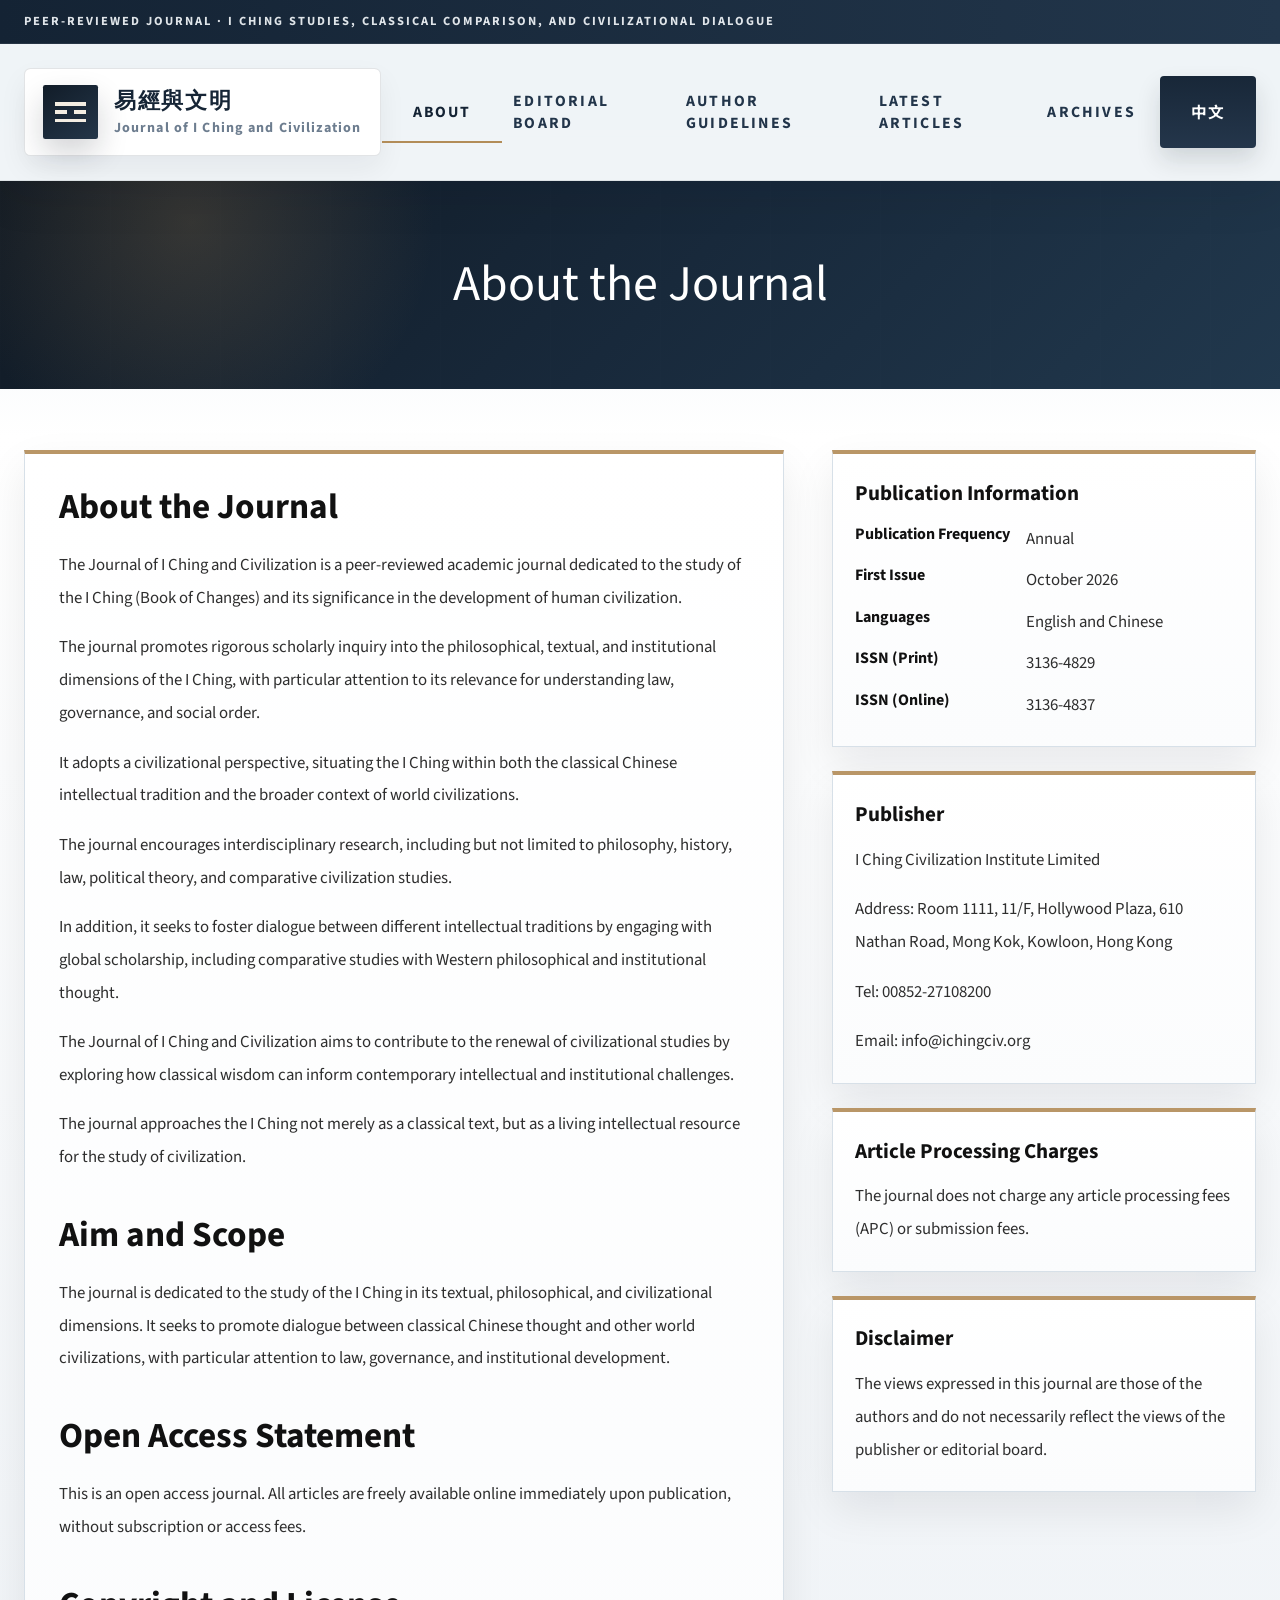
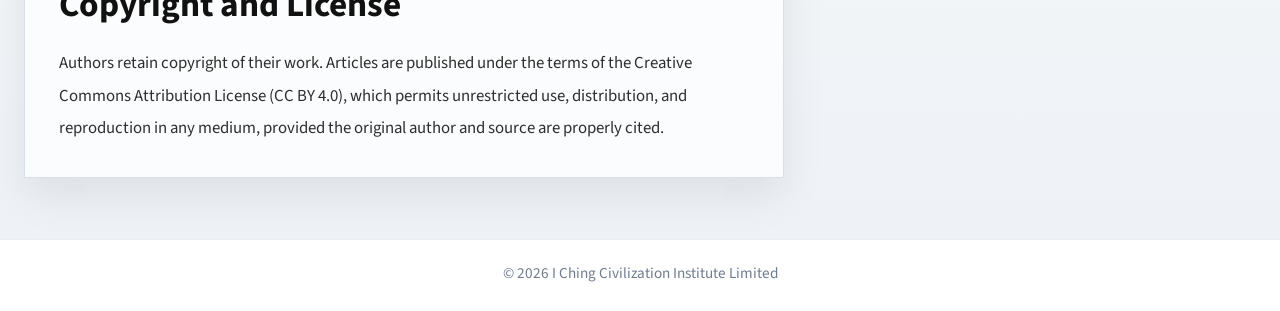
<file: index.html>
<!DOCTYPE html>
<html lang="en" translate="no">
  <head>
    <meta charset="UTF-8" />
    <meta name="viewport" content="width=device-width, initial-scale=1.0" />
    <title>About the Journal | Journal of I Ching and Civilization</title>
    <meta
      name="description"
      content="《易经与文明》期刊首页，介绍本刊宗旨、研究范围、出版信息与开放获取政策。"
    />
    <link rel="preconnect" href="https://fonts.googleapis.com" />
    <link rel="preconnect" href="https://fonts.gstatic.com" crossorigin />
    <script>
      const initialLang = new URLSearchParams(window.location.search).get("lang");
      document.documentElement.dataset.preferredLang =
        initialLang === "zh" ? "zh" : "en";
      document.documentElement.lang = initialLang === "zh" ? "zh-CN" : "en";
    </script>
    <link
      href="https://fonts.googleapis.com/css2?family=Cormorant+Garamond:wght@500;600;700&family=Noto+Sans+SC:wght@400;500;700&family=Noto+Serif+SC:wght@500;600;700&family=Source+Sans+3:wght@400;500;600;700&display=swap"
      rel="stylesheet"
    />
    <link rel="stylesheet" href="site.css?v=20261104-2" />
  </head>
  <body
    data-title-zh="期刊简介 | 易经与文明"
    data-title-en="About the Journal | Journal of I Ching and Civilization"
  >
    <header class="site-header">
      <div class="topline">
        <div class="container">
          <span class="lang-zh">同行評審學術期刊 · 易学研究、經典互證與文明比較</span>
          <span class="lang-en">Peer-reviewed journal · I Ching studies, classical comparison, and civilizational dialogue</span>
        </div>
      </div>
      <div class="container nav-wrap">
        <a class="brand" href="index.html" aria-label="Journal Home">
          <span class="brand-mark" aria-hidden="true">
            <span></span>
            <span class="broken"></span>
            <span></span>
          </span>
          <span class="brand-copy">
            <span class="brand-title-fixed">易經與文明</span>
            <span class="brand-subtitle">Journal of I Ching and Civilization</span>
          </span>
        </a>

        <div class="nav-panel" id="nav-panel">
          <nav class="nav-links" aria-label="Journal Navigation">
            <a class="is-current" href="index.html">
              <span class="lang-zh">期刊简介</span>
              <span class="lang-en">About</span>
            </a>
            <a href="editorial-board.html">
              <span class="lang-zh">编辑委员会</span>
              <span class="lang-en">Editorial Board</span>
            </a>
            <a href="author-guidelines.html">
              <span class="lang-zh">作者指南</span>
              <span class="lang-en">Author Guidelines</span>
            </a>
            <a href="latest-articles.html">
              <span class="lang-zh">最新文章</span>
              <span class="lang-en">Latest Articles</span>
            </a>
            <a href="archives.html">
              <span class="lang-zh">过刊浏览</span>
              <span class="lang-en">Archives</span>
            </a>
          </nav>
          <div class="header-actions">
            <button class="lang-switch" id="lang-switch" type="button">中文</button>
          </div>
        </div>
      </div>
    </header>

    <main class="page-main">
      <section class="journal-hero">
        <div class="container journal-hero-inner">
          <h1 class="journal-hero-title">
            <span class="lang-zh">期刊简介</span>
            <span class="lang-en">About the Journal</span>
          </h1>
        </div>
      </section>

      <section class="journal-section">
        <div class="container simple-layout">
          <article class="journal-article">
            <h2>
              <span class="lang-zh">期刊简介</span>
              <span class="lang-en">About the Journal</span>
            </h2>
            <p>
              <span class="lang-zh">《易经与文明》是一份同行评议学术期刊，致力于研究《周易》及其在文明发展中的思想意义。</span>
              <span class="lang-en">The Journal of I Ching and Civilization is a peer-reviewed academic journal dedicated to the study of the I Ching (Book of Changes) and its significance in the development of human civilization.</span>
            </p>
            <p>
              <span class="lang-zh">本刊关注《周易》的哲学、文本与制度维度，尤其重视其在法律、治理与社会秩序中的理论价值。</span>
              <span class="lang-en">The journal promotes rigorous scholarly inquiry into the philosophical, textual, and institutional dimensions of the I Ching, with particular attention to its relevance for understanding law, governance, and social order.</span>
            </p>
            <p>
              <span class="lang-zh">期刊以“文明研究”为方法，将《周易》置于中国传统思想体系与世界文明视野之中加以考察。</span>
              <span class="lang-en">It adopts a civilizational perspective, situating the I Ching within both the classical Chinese intellectual tradition and the broader context of world civilizations.</span>
            </p>
            <p>
              <span class="lang-zh">本刊鼓励跨学科研究，包括哲学、历史、法学、政治理论及文明比较研究等领域。</span>
              <span class="lang-en">The journal encourages interdisciplinary research, including but not limited to philosophy, history, law, political theory, and comparative civilization studies.</span>
            </p>
            <p>
              <span class="lang-zh">同时，期刊重视与国际学界的对话，推动《周易》与西方思想传统之间的比较研究与理论交流。</span>
              <span class="lang-en">In addition, it seeks to foster dialogue between different intellectual traditions by engaging with global scholarship, including comparative studies with Western philosophical and institutional thought.</span>
            </p>
            <p>
              <span class="lang-zh">本刊旨在通过对经典思想的深入研究，推动文明研究的深化，并探索其对当代制度与思想问题的启示。</span>
              <span class="lang-en">The Journal of I Ching and Civilization aims to contribute to the renewal of civilizational studies by exploring how classical wisdom can inform contemporary intellectual and institutional challenges.</span>
            </p>
            <p>
              <span class="lang-zh">本刊将《周易》不仅视为一部经典文本，也视为理解文明问题的活的思想资源。</span>
              <span class="lang-en">The journal approaches the I Ching not merely as a classical text, but as a living intellectual resource for the study of civilization.</span>
            </p>

            <h2>
              <span class="lang-zh">办刊宗旨与范围</span>
              <span class="lang-en">Aim and Scope</span>
            </h2>
            <p>
              <span class="lang-zh">本刊致力于从文本、哲学与文明维度研究《周易》，推动中国古典思想与其他世界文明之间的学术对话，特别关注法律、治理与制度发展问题。</span>
              <span class="lang-en">The journal is dedicated to the study of the I Ching in its textual, philosophical, and civilizational dimensions. It seeks to promote dialogue between classical Chinese thought and other world civilizations, with particular attention to law, governance, and institutional development.</span>
            </p>

            <h2>
              <span class="lang-zh">开放获取声明</span>
              <span class="lang-en">Open Access Statement</span>
            </h2>
            <p>
              <span class="lang-zh">本刊为开放获取期刊。所有文章一经发表即在网络上免费公开，读者无需订阅或支付任何费用即可获取全文。</span>
              <span class="lang-en">This is an open access journal. All articles are freely available online immediately upon publication, without subscription or access fees.</span>
            </p>

            <h2>
              <span class="lang-zh">版权与许可</span>
              <span class="lang-en">Copyright and License</span>
            </h2>
            <p>
              <span class="lang-zh">作者保留其作品的版权。文章按照“知识共享署名许可协议（CC BY 4.0）”发布，允许在注明作者及来源的前提下，对作品进行自由使用、传播与再创作。</span>
              <span class="lang-en">Authors retain copyright of their work. Articles are published under the terms of the Creative Commons Attribution License (CC BY 4.0), which permits unrestricted use, distribution, and reproduction in any medium, provided the original author and source are properly cited.</span>
            </p>
          </article>

          <aside class="journal-sidebar">
            <section class="journal-panel">
              <h3>
                <span class="lang-zh">出版信息</span>
                <span class="lang-en">Publication Information</span>
              </h3>
              <dl class="journal-meta-list">
                <dt><span class="lang-zh">出版频率</span><span class="lang-en">Publication Frequency</span></dt>
                <dd><span class="lang-zh">年刊</span><span class="lang-en">Annual</span></dd>
                <dt><span class="lang-zh">创刊时间</span><span class="lang-en">First Issue</span></dt>
                <dd><span class="lang-zh">2026年10月</span><span class="lang-en">October 2026</span></dd>
                <dt><span class="lang-zh">语言</span><span class="lang-en">Languages</span></dt>
                <dd><span class="lang-zh">英文与中文</span><span class="lang-en">English and Chinese</span></dd>
                <dt><span class="lang-zh">国际标准连续出版物号（印刷版）</span><span class="lang-en">ISSN (Print)</span></dt>
                <dd>3136-4829</dd>
                <dt><span class="lang-zh">国际标准连续出版物号（网络版）</span><span class="lang-en">ISSN (Online)</span></dt>
                <dd>3136-4837</dd>
              </dl>
            </section>

            <section class="journal-panel">
              <h3>
                <span class="lang-zh">出版者</span>
                <span class="lang-en">Publisher</span>
              </h3>
              <p>
                <span class="lang-zh">易经文明研究院</span>
                <span class="lang-en">I Ching Civilization Institute Limited</span>
              </p>
              <p>
                <span class="lang-zh">地址：</span>
                <span class="lang-en">Address: </span>
                <span class="lang-zh">香港九龙旺角弥敦道610号荷李活商业中心11楼1111室</span>
                <span class="lang-en">Room 1111, 11/F, Hollywood Plaza, 610 Nathan Road, Mong Kok, Kowloon, Hong Kong</span>
              </p>
              <p>
                <span class="lang-zh">电话：</span>
                <span class="lang-en">Tel: </span>
                <span>00852-27108200</span>
              </p>
              <p>
                <span class="lang-zh">电邮：</span>
                <span class="lang-en">Email: </span>
                <a href="mailto:info@ichingciv.org">info@ichingciv.org</a>
              </p>
            </section>

            <section class="journal-panel">
              <h3>
                <span class="lang-zh">版面费与投稿费</span>
                <span class="lang-en">Article Processing Charges</span>
              </h3>
              <p>
                <span class="lang-zh">本刊不收取任何文章处理费用（APC）或投稿费用。</span>
                <span class="lang-en">The journal does not charge any article processing fees (APC) or submission fees.</span>
              </p>
            </section>

            <section class="journal-panel">
              <h3>
                <span class="lang-zh">免责声明</span>
                <span class="lang-en">Disclaimer</span>
              </h3>
              <p>
                <span class="lang-zh">本刊所发表文章的观点仅代表作者个人立场，并不代表出版机构或编委会的观点。</span>
                <span class="lang-en">The views expressed in this journal are those of the authors and do not necessarily reflect the views of the publisher or editorial board.</span>
              </p>
            </section>
          </aside>
        </div>
      </section>

    </main>

    <footer class="footer">
      <div class="container">
        <p class="footer-line">
          <span class="lang-zh">© 2026 易经文明研究院</span>
          <span class="lang-en">© 2026 I Ching Civilization Institute Limited</span>
        </p>
      </div>
    </footer>

    <script src="site.js?v=20260420-1"></script>
  </body>
</html>
</file>
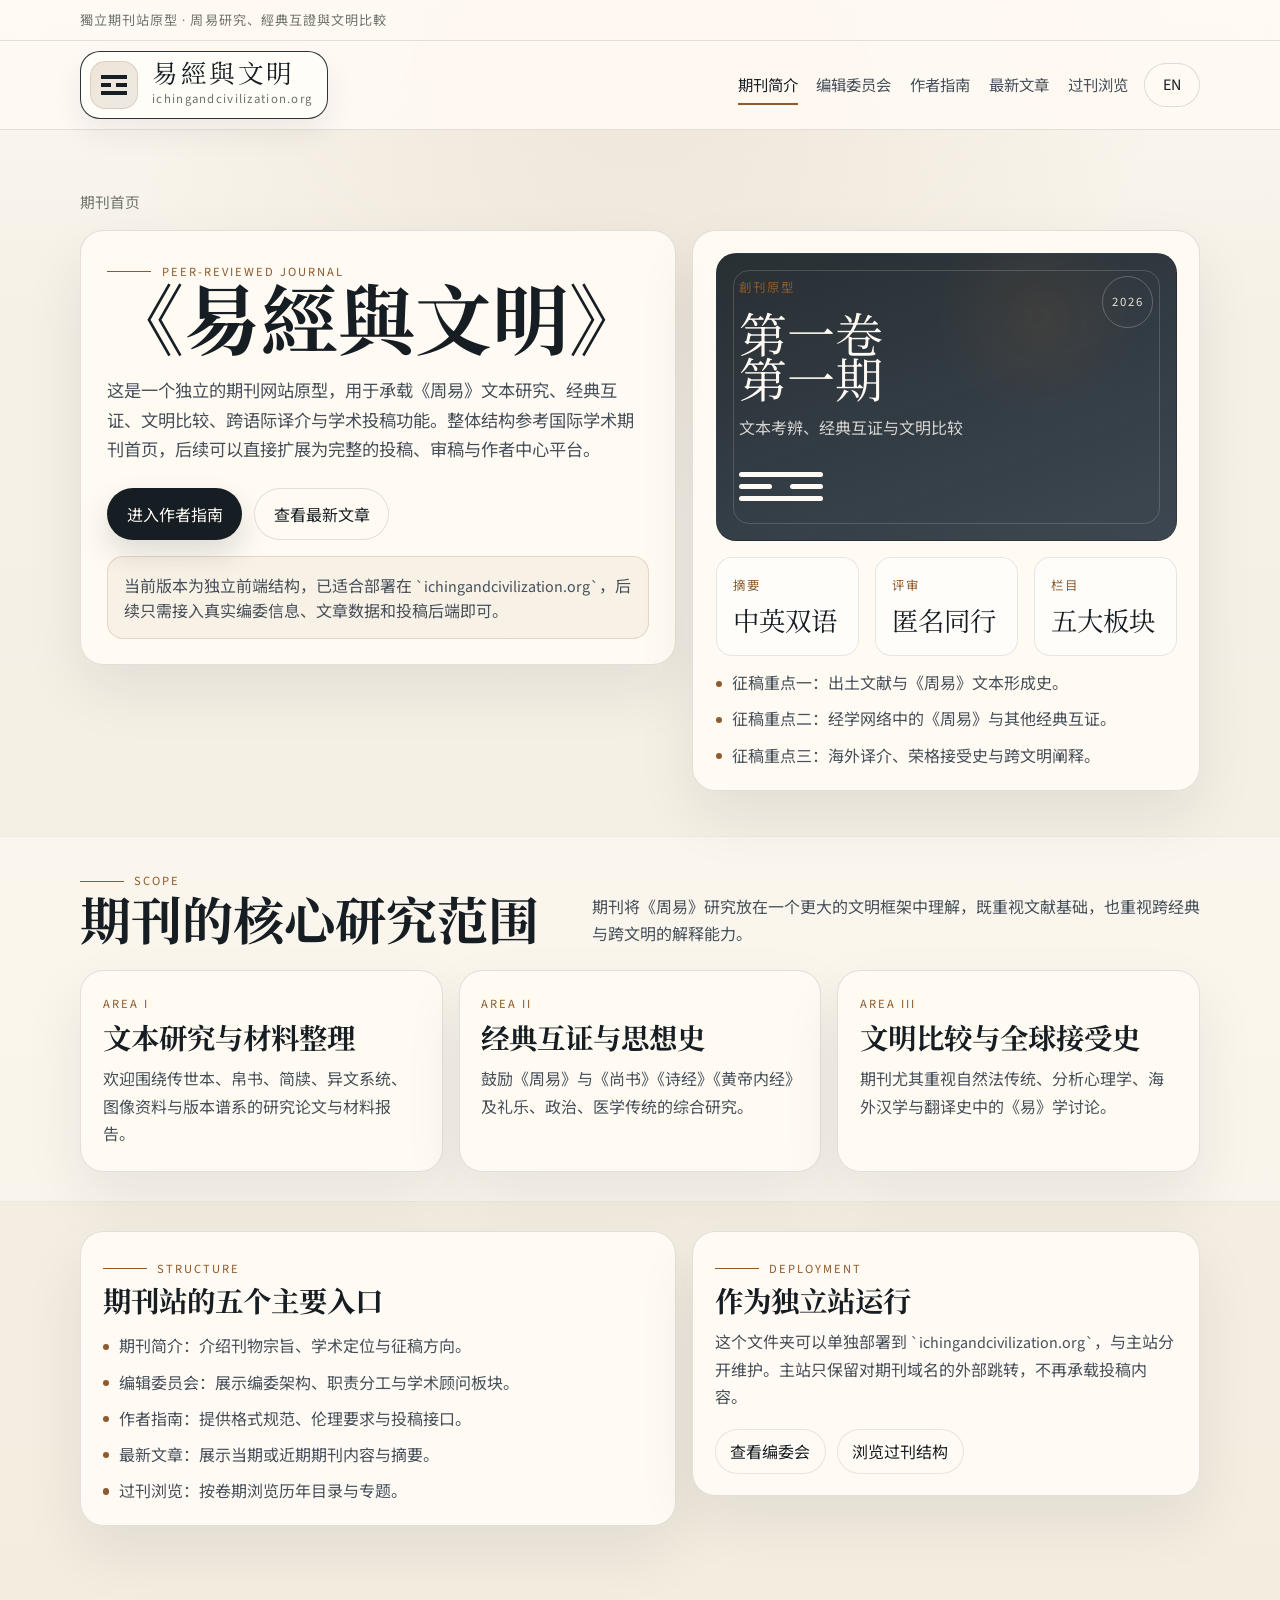
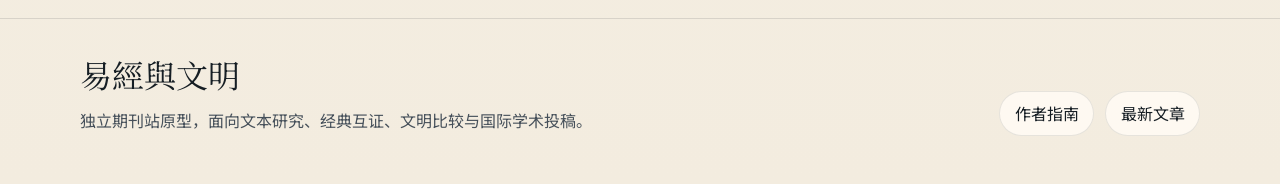
<file: journal/index.html>
<!DOCTYPE html>
<html lang="zh-CN">
  <head>
    <meta charset="UTF-8" />
    <meta name="viewport" content="width=device-width, initial-scale=1.0" />
    <title>期刊简介 | 易經與文明</title>
    <meta
      name="description"
      content="《易經與文明》独立期刊站首页，介绍期刊宗旨、研究范围、最新征稿信息与刊物结构。"
    />
    <link rel="preconnect" href="https://fonts.googleapis.com" />
    <link rel="preconnect" href="https://fonts.gstatic.com" crossorigin />
    <link
      href="https://fonts.googleapis.com/css2?family=Cormorant+Garamond:wght@500;600;700&family=Noto+Sans+SC:wght@400;500;700&family=Noto+Serif+SC:wght@500;600;700&family=Source+Sans+3:wght@400;500;600;700&display=swap"
      rel="stylesheet"
    />
    <link rel="stylesheet" href="site.css" />
  </head>
  <body
    data-lang="zh"
    data-title-zh="期刊简介 | 易經與文明"
    data-title-en="Journal Overview | I CHING AND CIVILIZATION"
  >
    <header class="site-header">
      <div class="topline">
        <div class="container">
          <span class="lang-zh">獨立期刊站原型 · 周易研究、經典互證與文明比較</span>
          <span class="lang-en">Independent journal prototype · Zhouyi studies, classical comparison, and civilizational dialogue</span>
        </div>
      </div>
      <div class="container nav-wrap">
        <a class="brand" href="index.html" aria-label="Journal Home">
          <span class="brand-mark" aria-hidden="true">
            <span></span>
            <span class="broken"></span>
            <span></span>
          </span>
          <span class="brand-copy">
            <span class="brand-title lang-zh">易經與文明</span>
            <span class="brand-title lang-en">I CHING AND CIVILIZATION</span>
            <span class="brand-domain">ichingandcivilization.org</span>
          </span>
        </a>

        <button
          class="menu-toggle"
          id="menu-toggle"
          type="button"
          aria-expanded="false"
          aria-controls="nav-panel"
        >
          <span class="lang-zh">菜单</span>
          <span class="lang-en">Menu</span>
        </button>

        <div class="nav-panel" id="nav-panel">
          <nav class="nav-links" aria-label="Journal Navigation">
            <a class="is-current" href="index.html">
              <span class="lang-zh">期刊简介</span>
              <span class="lang-en">Journal</span>
            </a>
            <a href="editorial-board.html">
              <span class="lang-zh">编辑委员会</span>
              <span class="lang-en">Editorial Board</span>
            </a>
            <a href="author-guidelines.html">
              <span class="lang-zh">作者指南</span>
              <span class="lang-en">Author Guidelines</span>
            </a>
            <a href="latest-articles.html">
              <span class="lang-zh">最新文章</span>
              <span class="lang-en">Latest Articles</span>
            </a>
            <a href="archives.html">
              <span class="lang-zh">过刊浏览</span>
              <span class="lang-en">Archives</span>
            </a>
          </nav>
          <button class="lang-switch" id="lang-switch" type="button">EN</button>
        </div>
      </div>
    </header>

    <main class="page-main">
      <section class="page-hero">
        <div class="container">
          <div class="breadcrumb">
            <span class="lang-zh">期刊首页</span>
            <span class="lang-en">Journal Home</span>
          </div>

          <div class="hero-grid">
            <article class="hero-copy">
              <div class="page-kicker">
                <span class="lang-zh">Peer-Reviewed Journal</span>
                <span class="lang-en">Peer-Reviewed Journal</span>
              </div>
              <h1 class="page-title">
                <span class="lang-zh">《易經與文明》</span>
                <span class="lang-en">I CHING AND CIVILIZATION</span>
              </h1>
              <p class="page-lead">
                <span class="lang-zh">这是一个独立的期刊网站原型，用于承载《周易》文本研究、经典互证、文明比较、跨语际译介与学术投稿功能。整体结构参考国际学术期刊首页，后续可以直接扩展为完整的投稿、审稿与作者中心平台。</span>
                <span class="lang-en">This standalone journal prototype is designed for Zhouyi textual studies, classical comparison, civilizational dialogue, translation, and future scholarly submission workflows. Its structure is built to grow into a complete platform for submission, review, and author services.</span>
              </p>
              <div class="lead-actions">
                <a class="button" href="author-guidelines.html">
                  <span class="lang-zh">进入作者指南</span>
                  <span class="lang-en">Open Author Guidelines</span>
                </a>
                <a class="button secondary" href="latest-articles.html">
                  <span class="lang-zh">查看最新文章</span>
                  <span class="lang-en">View Latest Articles</span>
                </a>
              </div>
              <div class="note-strip">
                <span class="lang-zh">当前版本为独立前端结构，已适合部署在 `ichingandcivilization.org`，后续只需接入真实编委信息、文章数据和投稿后端即可。</span>
                <span class="lang-en">This version is a standalone front-end structure ready for deployment on `ichingandcivilization.org`. It can later be connected to real editorial data, issue records, and submission infrastructure.</span>
              </div>
            </article>

            <aside class="hero-aside issue-panel">
              <div class="issue-cover">
                <div class="cover-top">
                  <div>
                    <div class="issue-meta">
                      <span class="lang-zh">創刊原型</span>
                      <span class="lang-en">Founding Prototype</span>
                    </div>
                    <div class="cover-title">
                      <span class="lang-zh">第一卷<br />第一期</span>
                      <span class="lang-en">Volume 1<br />Issue 1</span>
                    </div>
                    <div class="cover-subtitle">
                      <span class="lang-zh">文本考辨、经典互证与文明比较</span>
                      <span class="lang-en">Textual philology, classical comparison, and civilizational dialogue</span>
                    </div>
                  </div>
                  <div class="journal-badge">2026</div>
                </div>
                <div class="cover-lines" aria-hidden="true">
                  <span></span>
                  <span class="broken"></span>
                  <span></span>
                </div>
              </div>

              <div class="meta-grid">
                <article class="stat-card">
                  <span class="stat-label">
                    <span class="lang-zh">摘要</span>
                    <span class="lang-en">Abstracts</span>
                  </span>
                  <span class="stat-value">
                    <span class="lang-zh">中英双语</span>
                    <span class="lang-en">Bilingual</span>
                  </span>
                </article>
                <article class="stat-card">
                  <span class="stat-label">
                    <span class="lang-zh">评审</span>
                    <span class="lang-en">Review</span>
                  </span>
                  <span class="stat-value">
                    <span class="lang-zh">匿名同行</span>
                    <span class="lang-en">Blind Peer</span>
                  </span>
                </article>
                <article class="stat-card">
                  <span class="stat-label">
                    <span class="lang-zh">栏目</span>
                    <span class="lang-en">Sections</span>
                  </span>
                  <span class="stat-value">
                    <span class="lang-zh">五大板块</span>
                    <span class="lang-en">Five Paths</span>
                  </span>
                </article>
              </div>

              <ul class="issue-list">
                <li>
                  <span class="lang-zh">征稿重点一：出土文献与《周易》文本形成史。</span>
                  <span class="lang-en">Call focus I: excavated manuscripts and the formation of the Zhouyi text.</span>
                </li>
                <li>
                  <span class="lang-zh">征稿重点二：经学网络中的《周易》与其他经典互证。</span>
                  <span class="lang-en">Call focus II: the Zhouyi in dialogue with other classical corpora.</span>
                </li>
                <li>
                  <span class="lang-zh">征稿重点三：海外译介、荣格接受史与跨文明阐释。</span>
                  <span class="lang-en">Call focus III: translation history, Jungian reception, and cross-civilizational interpretation.</span>
                </li>
              </ul>
            </aside>
          </div>
        </div>
      </section>

      <section class="section soft">
        <div class="container">
          <div class="section-head">
            <div>
              <div class="section-tag">
                <span class="lang-zh">Scope</span>
                <span class="lang-en">Scope</span>
              </div>
              <h2 class="section-title">
                <span class="lang-zh">期刊的核心研究范围</span>
                <span class="lang-en">Core Editorial Scope</span>
              </h2>
            </div>
            <p class="section-copy">
              <span class="lang-zh">期刊将《周易》研究放在一个更大的文明框架中理解，既重视文献基础，也重视跨经典与跨文明的解释能力。</span>
              <span class="lang-en">The journal places Zhouyi studies in a wider civilizational frame, giving equal weight to textual foundations and comparative interpretive work.</span>
            </p>
          </div>

          <div class="card-grid">
            <article class="content-card">
              <span class="mini-label">Area I</span>
              <h3>
                <span class="lang-zh">文本研究与材料整理</span>
                <span class="lang-en">Textual Study and Source Work</span>
              </h3>
              <p>
                <span class="lang-zh">欢迎围绕传世本、帛书、简牍、异文系统、图像资料与版本谱系的研究论文与材料报告。</span>
                <span class="lang-en">We invite studies on received texts, silk manuscripts, bamboo slips, variant systems, visual materials, and textual genealogies.</span>
              </p>
            </article>
            <article class="content-card">
              <span class="mini-label">Area II</span>
              <h3>
                <span class="lang-zh">经典互证与思想史</span>
                <span class="lang-en">Classical Comparison and Intellectual History</span>
              </h3>
              <p>
                <span class="lang-zh">鼓励《周易》与《尚书》《诗经》《黄帝内经》及礼乐、政治、医学传统的综合研究。</span>
                <span class="lang-en">The journal encourages work linking the Zhouyi with the Shangshu, Shijing, Huangdi Neijing, and wider ritual, political, and medical traditions.</span>
              </p>
            </article>
            <article class="content-card">
              <span class="mini-label">Area III</span>
              <h3>
                <span class="lang-zh">文明比较与全球接受史</span>
                <span class="lang-en">Civilizational Comparison and Global Reception</span>
              </h3>
              <p>
                <span class="lang-zh">期刊尤其重视自然法传统、分析心理学、海外汉学与翻译史中的《易》学讨论。</span>
                <span class="lang-en">Special attention is given to natural law traditions, analytical psychology, global Sinology, and the translation history of the Yijing.</span>
              </p>
            </article>
          </div>
        </div>
      </section>

      <section class="section">
        <div class="container split-layout">
          <article class="archive-panel">
            <div class="section-tag">
              <span class="lang-zh">Structure</span>
              <span class="lang-en">Structure</span>
            </div>
            <h3>
              <span class="lang-zh">期刊站的五个主要入口</span>
              <span class="lang-en">Five Main Entry Points</span>
            </h3>
            <ul class="detail-list">
              <li>
                <span class="lang-zh">期刊简介：介绍刊物宗旨、学术定位与征稿方向。</span>
                <span class="lang-en">Journal overview: mission, editorial positioning, and calls for papers.</span>
              </li>
              <li>
                <span class="lang-zh">编辑委员会：展示编委架构、职责分工与学术顾问板块。</span>
                <span class="lang-en">Editorial board: editorial structure, responsibilities, and advisory circles.</span>
              </li>
              <li>
                <span class="lang-zh">作者指南：提供格式规范、伦理要求与投稿接口。</span>
                <span class="lang-en">Author guidelines: formatting rules, ethics policies, and submission interface.</span>
              </li>
              <li>
                <span class="lang-zh">最新文章：展示当期或近期期刊内容与摘要。</span>
                <span class="lang-en">Latest articles: current issue contents and article previews.</span>
              </li>
              <li>
                <span class="lang-zh">过刊浏览：按卷期浏览历年目录与专题。</span>
                <span class="lang-en">Archives: browse back issues, dossiers, and issue histories.</span>
              </li>
            </ul>
          </article>

          <aside class="callout-card">
            <div class="section-tag">
              <span class="lang-zh">Deployment</span>
              <span class="lang-en">Deployment</span>
            </div>
            <h3>
              <span class="lang-zh">作为独立站运行</span>
              <span class="lang-en">Built to Operate Independently</span>
            </h3>
            <p>
              <span class="lang-zh">这个文件夹可以单独部署到 `ichingandcivilization.org`，与主站分开维护。主站只保留对期刊域名的外部跳转，不再承载投稿内容。</span>
              <span class="lang-en">This folder can be deployed independently to `ichingandcivilization.org`, separate from the main site. The main site now acts only as a gateway linking out to the journal domain.</span>
            </p>
            <div class="issue-actions">
              <a class="pill-link" href="editorial-board.html">
                <span class="lang-zh">查看编委会</span>
                <span class="lang-en">View Editorial Board</span>
              </a>
              <a class="pill-link" href="archives.html">
                <span class="lang-zh">浏览过刊结构</span>
                <span class="lang-en">Browse Archives</span>
              </a>
            </div>
          </aside>
        </div>
      </section>
    </main>

    <footer class="footer">
      <div class="container footer-grid">
        <div class="footer-copy">
          <div class="footer-title lang-zh">易經與文明</div>
          <div class="footer-title lang-en">I CHING AND CIVILIZATION</div>
          <p class="lang-zh">独立期刊站原型，面向文本研究、经典互证、文明比较与国际学术投稿。</p>
          <p class="lang-en">A standalone journal prototype for textual research, classical comparison, civilizational dialogue, and international scholarly submission.</p>
        </div>
        <div class="footer-links">
          <a class="pill-link" href="author-guidelines.html">
            <span class="lang-zh">作者指南</span>
            <span class="lang-en">Author Guidelines</span>
          </a>
          <a class="pill-link" href="latest-articles.html">
            <span class="lang-zh">最新文章</span>
            <span class="lang-en">Latest Articles</span>
          </a>
        </div>
      </div>
    </footer>

    <script src="site.js?v=20260411-1"></script>
  </body>
</html>
</file>
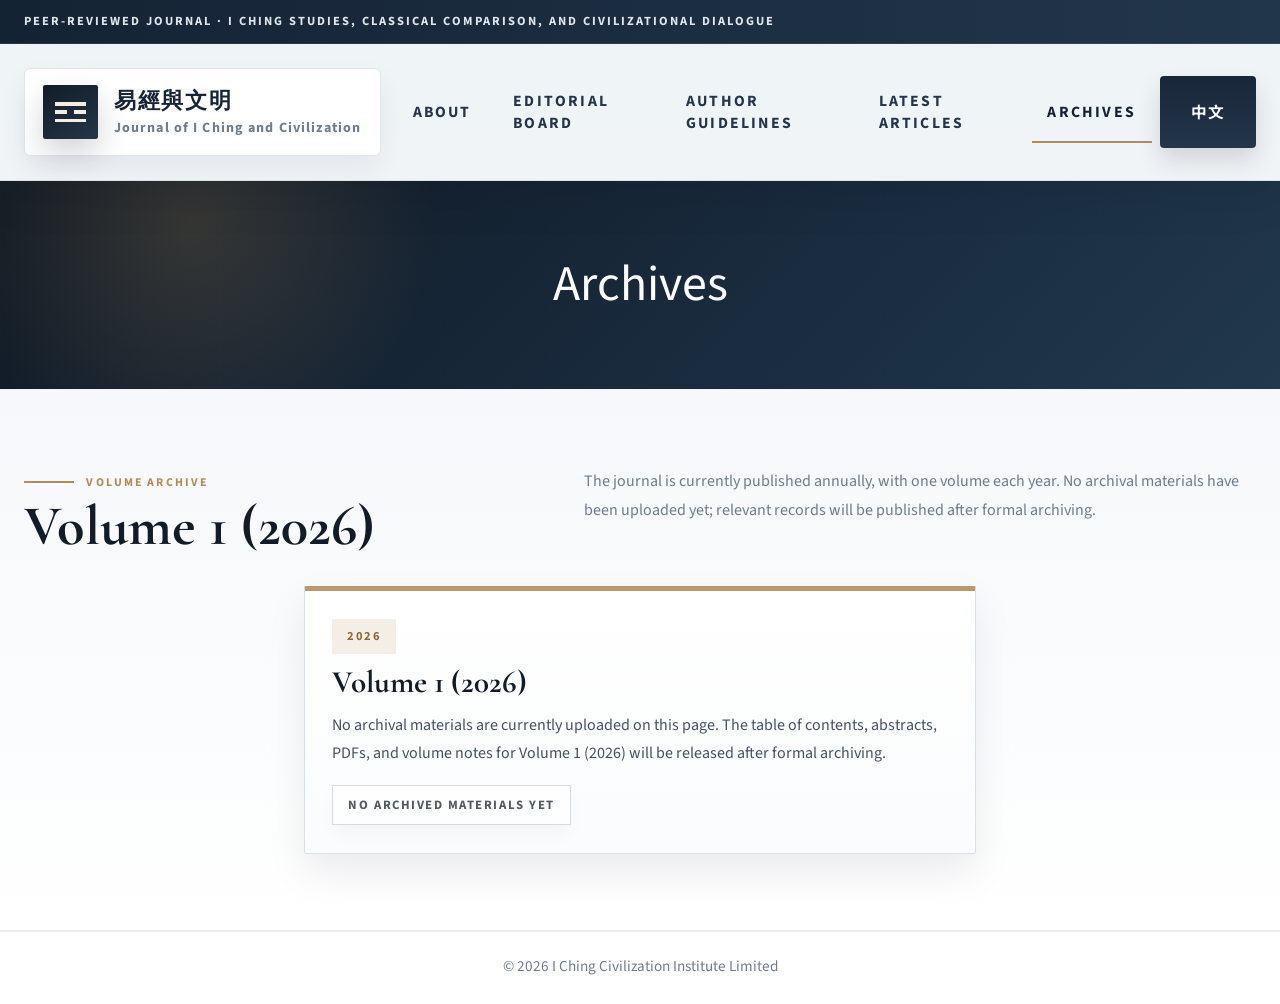
<file: archives.html>
<!DOCTYPE html>
<html lang="en" translate="no">
  <head>
    <meta charset="UTF-8" />
    <meta name="viewport" content="width=device-width, initial-scale=1.0" />
    <title>Archives | Journal of I Ching and Civilization</title>
    <meta
      name="description"
      content="《易经与文明》过刊浏览页面，展示本刊年度卷册归档信息。"
    />
    <link rel="preconnect" href="https://fonts.googleapis.com" />
    <link rel="preconnect" href="https://fonts.gstatic.com" crossorigin />
    <script>
      const initialLang = new URLSearchParams(window.location.search).get("lang");
      document.documentElement.dataset.preferredLang =
        initialLang === "zh" ? "zh" : "en";
      document.documentElement.lang = initialLang === "zh" ? "zh-CN" : "en";
    </script>
    <link
      href="https://fonts.googleapis.com/css2?family=Cormorant+Garamond:wght@500;600;700&family=Noto+Sans+SC:wght@400;500;700&family=Noto+Serif+SC:wght@500;600;700&family=Source+Sans+3:wght@400;500;600;700&display=swap"
      rel="stylesheet"
    />
    <link rel="stylesheet" href="site.css?v=20261104-2" />
  </head>
  <body
    data-title-zh="过刊浏览 | 易经与文明"
    data-title-en="Archives | Journal of I Ching and Civilization"
  >
    <header class="site-header">
      <div class="topline">
        <div class="container">
          <span class="lang-zh">同行評審學術期刊 · 易学研究、經典互證與文明比較</span>
          <span class="lang-en">Peer-reviewed journal · I Ching studies, classical comparison, and civilizational dialogue</span>
        </div>
      </div>
      <div class="container nav-wrap">
        <a class="brand" href="index.html" aria-label="Journal Home">
          <span class="brand-mark" aria-hidden="true"><span></span><span class="broken"></span><span></span></span>
          <span class="brand-copy">
            <span class="brand-title-fixed">易經與文明</span>
            <span class="brand-subtitle">Journal of I Ching and Civilization</span>
          </span>
        </a>
        <div class="nav-panel" id="nav-panel">
          <nav class="nav-links" aria-label="Journal Navigation">
            <a href="index.html"><span class="lang-zh">期刊简介</span><span class="lang-en">About</span></a>
            <a href="editorial-board.html"><span class="lang-zh">编辑委员会</span><span class="lang-en">Editorial Board</span></a>
            <a href="author-guidelines.html"><span class="lang-zh">作者指南</span><span class="lang-en">Author Guidelines</span></a>
            <a href="latest-articles.html"><span class="lang-zh">最新文章</span><span class="lang-en">Latest Articles</span></a>
            <a class="is-current" href="archives.html"><span class="lang-zh">过刊浏览</span><span class="lang-en">Archives</span></a>
          </nav>
          <div class="header-actions">
            <button class="lang-switch" id="lang-switch" type="button">中文</button>
          </div>
        </div>
      </div>
    </header>

    <main class="page-main">
      <section class="journal-hero">
        <div class="container journal-hero-inner">
          <h1 class="journal-hero-title">
            <span class="lang-zh">过刊浏览</span>
            <span class="lang-en">Archives</span>
          </h1>
        </div>
      </section>

      <section class="section soft">
        <div class="container">
          <div class="section-head">
            <div>
              <div class="section-tag"><span class="lang-zh">Volume Archive</span><span class="lang-en">Volume Archive</span></div>
              <h2 class="section-title"><span class="lang-zh">2026年第一卷</span><span class="lang-en">Volume 1 (2026)</span></h2>
            </div>
            <p class="section-copy">
              <span class="lang-zh">本刊目前为年刊，一年一卷。当前档案页暂未上传任何卷册资料；相关内容将在正式归档后发布。</span>
              <span class="lang-en">The journal is currently published annually, with one volume each year. No archival materials have been uploaded yet; relevant records will be published after formal archiving.</span>
            </p>
          </div>

          <div class="archive-grid archive-grid-single">
            <article class="issue-card">
              <span class="archive-year">2026</span>
              <h3><span class="lang-zh">2026年第一卷</span><span class="lang-en">Volume 1 (2026)</span></h3>
              <p><span class="lang-zh">本页目前不上传任何档案资料。2026年第一卷的目录、摘要、PDF 与卷册说明将在正式归档后统一发布。</span><span class="lang-en">No archival materials are currently uploaded on this page. The table of contents, abstracts, PDFs, and volume notes for Volume 1 (2026) will be released after formal archiving.</span></p>
              <div class="issue-actions"><span class="pill-link is-disabled"><span class="lang-zh">暂未上传档案</span><span class="lang-en">No Archived Materials Yet</span></span></div>
            </article>
          </div>
        </div>
      </section>
    </main>

    <footer class="footer">
      <div class="container">
        <p class="footer-line">
          <span class="lang-zh">© 2026 易经文明研究院</span>
          <span class="lang-en">© 2026 I Ching Civilization Institute Limited</span>
        </p>
      </div>
    </footer>

    <script src="site.js?v=20260420-1"></script>
  </body>
</html>
</file>
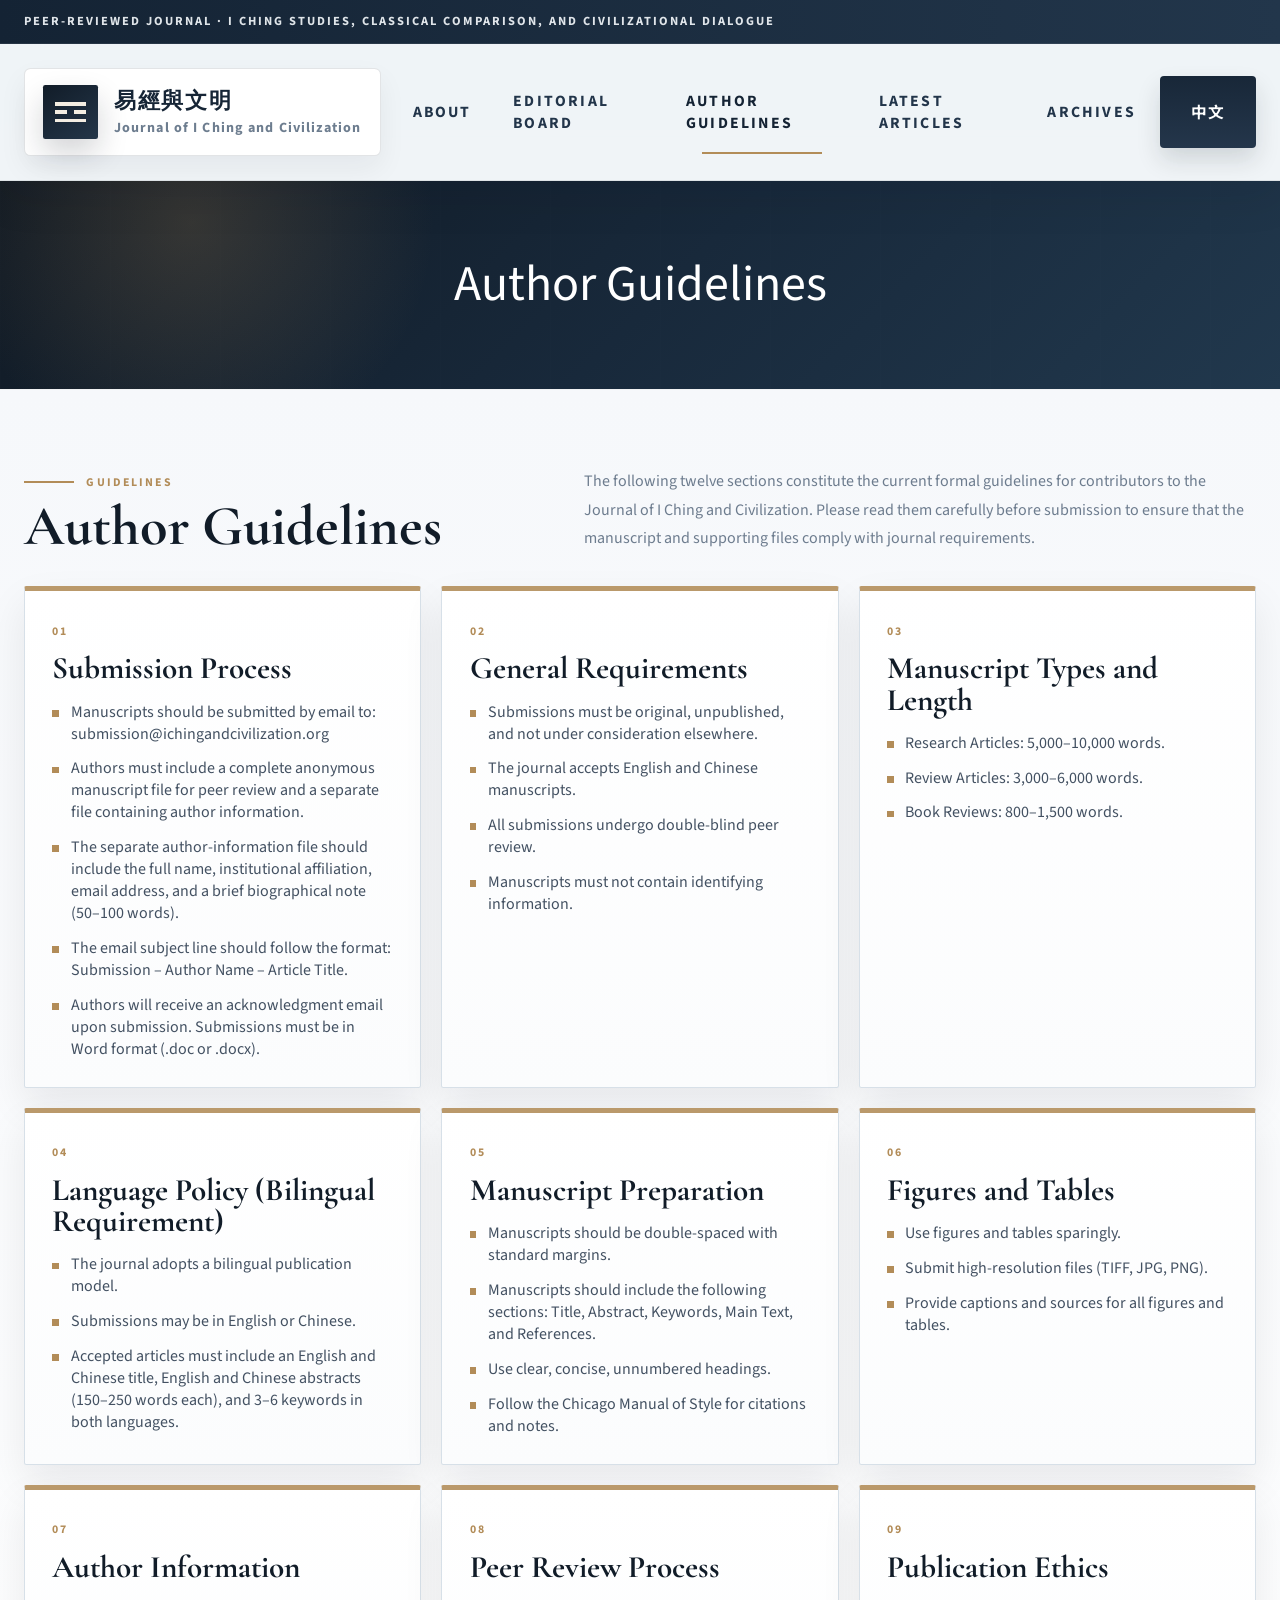
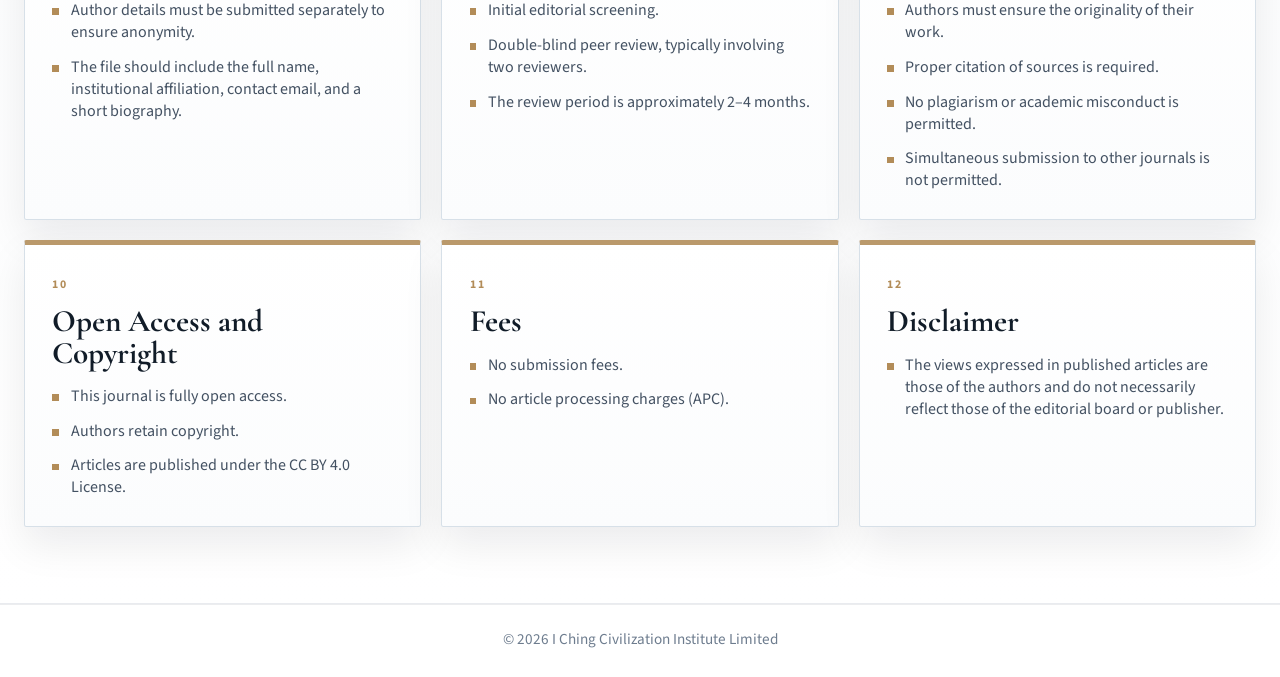
<file: author-guidelines.html>
<!DOCTYPE html>
<html lang="en" translate="no">
  <head>
    <meta charset="UTF-8" />
    <meta name="viewport" content="width=device-width, initial-scale=1.0" />
    <title>Author Guidelines | Journal of I Ching and Civilization</title>
    <meta
      name="description"
      content="《易经与文明》作者指南页面，提供投稿方式、格式要求与学术规范说明。"
    />
    <link rel="preconnect" href="https://fonts.googleapis.com" />
    <link rel="preconnect" href="https://fonts.gstatic.com" crossorigin />
    <script>
      const initialLang = new URLSearchParams(window.location.search).get(
        "lang",
      );
      document.documentElement.dataset.preferredLang =
        initialLang === "zh" ? "zh" : "en";
      document.documentElement.lang = initialLang === "zh" ? "zh-CN" : "en";
    </script>
    <link
      href="https://fonts.googleapis.com/css2?family=Cormorant+Garamond:wght@500;600;700&family=Noto+Sans+SC:wght@400;500;700&family=Noto+Serif+SC:wght@500;600;700&family=Source+Sans+3:wght@400;500;600;700&display=swap"
      rel="stylesheet"
    />
    <link rel="stylesheet" href="site.css?v=20261104-2" />
  </head>
  <body
    data-title-zh="作者指南 | 易经与文明"
    data-title-en="Author Guidelines | Journal of I Ching and Civilization"
  >
    <header class="site-header">
      <div class="topline">
        <div class="container">
          <span class="lang-zh"
            >同行評審學術期刊 · 易学研究、經典互證與文明比較</span
          >
          <span class="lang-en"
            >Peer-reviewed journal · I Ching studies, classical comparison, and
            civilizational dialogue</span
          >
        </div>
      </div>
      <div class="container nav-wrap">
        <a class="brand" href="index.html" aria-label="Journal Home">
          <span class="brand-mark" aria-hidden="true"
            ><span></span><span class="broken"></span><span></span
          ></span>
          <span class="brand-copy">
            <span class="brand-title-fixed">易經與文明</span>
            <span class="brand-subtitle"
              >Journal of I Ching and Civilization</span
            >
          </span>
        </a>
        <div class="nav-panel" id="nav-panel">
          <nav class="nav-links" aria-label="Journal Navigation">
            <a href="index.html"
              ><span class="lang-zh">期刊简介</span
              ><span class="lang-en">About</span></a
            >
            <a href="editorial-board.html"
              ><span class="lang-zh">编辑委员会</span
              ><span class="lang-en">Editorial Board</span></a
            >
            <a class="is-current" href="author-guidelines.html"
              ><span class="lang-zh">作者指南</span
              ><span class="lang-en">Author Guidelines</span></a
            >
            <a href="latest-articles.html"
              ><span class="lang-zh">最新文章</span
              ><span class="lang-en">Latest Articles</span></a
            >
            <a href="archives.html"
              ><span class="lang-zh">过刊浏览</span
              ><span class="lang-en">Archives</span></a
            >
          </nav>
          <div class="header-actions">
            <button class="lang-switch" id="lang-switch" type="button">
              中文
            </button>
          </div>
        </div>
      </div>
    </header>

    <main class="page-main">
      <section class="journal-hero">
        <div class="container journal-hero-inner">
          <h1 class="journal-hero-title">
            <span class="lang-zh">作者指南</span>
            <span class="lang-en">Author Guidelines</span>
          </h1>
        </div>
      </section>

      <section class="section soft">
        <div class="container">
          <div class="section-head">
            <div>
              <div class="section-tag">
                <span class="lang-zh">Guidelines</span
                ><span class="lang-en">Guidelines</span>
              </div>
              <h2 class="section-title">
                <span class="lang-zh">正式作者指南</span
                ><span class="lang-en">Author Guidelines</span>
              </h2>
            </div>
            <p class="section-copy">
              <span class="lang-zh"
                >下列 12
                项构成《易经与文明》当前适用的正式作者指南。投稿前请完整阅读，以确保稿件、附件与邮件信息符合要求。</span
              >
              <span class="lang-en"
                >The following twelve sections constitute the current formal
                guidelines for contributors to the Journal of I Ching and
                Civilization. Please read them carefully before submission to
                ensure that the manuscript and supporting files comply with
                journal requirements.</span
              >
            </p>
          </div>

          <div class="guideline-grid">
            <article class="guideline-card">
              <span class="mini-label">01</span>
              <h3>
                <span class="lang-zh">投稿方式</span
                ><span class="lang-en">Submission Process</span>
              </h3>
              <ul class="detail-list">
                <li>
                  <span class="lang-zh"
                    >本刊采用电子邮件投稿。请将稿件发送至：submission@ichingandcivilization.org</span
                  ><span class="lang-en"
                    >Manuscripts should be submitted by email to:
                    submission@ichingandcivilization.org</span
                  >
                </li>
                <li>
                  <span class="lang-zh"
                    >投稿时须提交论文正文（匿名处理，用于同行评审）以及作者信息单独文件。</span
                  ><span class="lang-en"
                    >Authors must include a complete anonymous manuscript file
                    for peer review and a separate file containing author
                    information.</span
                  >
                </li>
                <li>
                  <span class="lang-zh"
                    >作者信息文件应包括：姓名、工作单位、联系邮箱、简要学术简介（50–100字）。</span
                  ><span class="lang-en"
                    >The separate author-information file should include the
                    full name, institutional affiliation, email address, and a
                    brief biographical note (50–100 words).</span
                  >
                </li>
                <li>
                  <span class="lang-zh"
                    >邮件标题格式：投稿—作者姓名—论文标题。</span
                  ><span class="lang-en"
                    >The email subject line should follow the format: Submission
                    – Author Name – Article Title.</span
                  >
                </li>
                <li>
                  <span class="lang-zh"
                    >投稿后，作者将收到确认邮件。稿件格式须为 Word（.doc 或
                    .docx）。</span
                  ><span class="lang-en"
                    >Authors will receive an acknowledgment email upon
                    submission. Submissions must be in Word format (.doc or
                    .docx).</span
                  >
                </li>
              </ul>
            </article>
            <article class="guideline-card">
              <span class="mini-label">02</span>
              <h3>
                <span class="lang-zh">基本要求</span
                ><span class="lang-en">General Requirements</span>
              </h3>
              <ul class="detail-list">
                <li>
                  <span class="lang-zh"
                    >稿件须为原创成果，未发表且未同时投稿他刊。</span
                  ><span class="lang-en"
                    >Submissions must be original, unpublished, and not under
                    consideration elsewhere.</span
                  >
                </li>
                <li>
                  <span class="lang-zh">本刊接受中文与英文稿件。</span
                  ><span class="lang-en"
                    >The journal accepts English and Chinese manuscripts.</span
                  >
                </li>
                <li>
                  <span class="lang-zh">所有投稿实行双盲同行评审制度。</span
                  ><span class="lang-en"
                    >All submissions undergo double-blind peer review.</span
                  >
                </li>
                <li>
                  <span class="lang-zh">稿件正文中不得出现作者身份信息。</span
                  ><span class="lang-en"
                    >Manuscripts must not contain identifying information.</span
                  >
                </li>
              </ul>
            </article>
            <article class="guideline-card">
              <span class="mini-label">03</span>
              <h3>
                <span class="lang-zh">稿件类型与篇幅</span
                ><span class="lang-en">Manuscript Types and Length</span>
              </h3>
              <ul class="detail-list">
                <li>
                  <span class="lang-zh">研究论文：5000–10000字。</span
                  ><span class="lang-en"
                    >Research Articles: 5,000–10,000 words.</span
                  >
                </li>
                <li>
                  <span class="lang-zh">综述论文：3000–6000字。</span
                  ><span class="lang-en"
                    >Review Articles: 3,000–6,000 words.</span
                  >
                </li>
                <li>
                  <span class="lang-zh">书评：800–1500字。</span
                  ><span class="lang-en">Book Reviews: 800–1,500 words.</span>
                </li>
              </ul>
            </article>
            <article class="guideline-card">
              <span class="mini-label">04</span>
              <h3>
                <span class="lang-zh">双语要求</span
                ><span class="lang-en"
                  >Language Policy (Bilingual Requirement)</span
                >
              </h3>
              <ul class="detail-list">
                <li>
                  <span class="lang-zh">本刊实行双语发表制度。</span
                  ><span class="lang-en"
                    >The journal adopts a bilingual publication model.</span
                  >
                </li>
                <li>
                  <span class="lang-zh">稿件可用中文或英文投稿。</span
                  ><span class="lang-en"
                    >Submissions may be in English or Chinese.</span
                  >
                </li>
                <li>
                  <span class="lang-zh"
                    >录用后须提供：中英文标题、中英文摘要（各150–250字）、中英文关键词（3–6个）。</span
                  ><span class="lang-en"
                    >Accepted articles must include an English and Chinese
                    title, English and Chinese abstracts (150–250 words each),
                    and 3–6 keywords in both languages.</span
                  >
                </li>
              </ul>
            </article>
            <article class="guideline-card">
              <span class="mini-label">05</span>
              <h3>
                <span class="lang-zh">稿件格式</span
                ><span class="lang-en">Manuscript Preparation</span>
              </h3>
              <ul class="detail-list">
                <li>
                  <span class="lang-zh">稿件应使用双倍行距、标准页边距。</span
                  ><span class="lang-en"
                    >Manuscripts should be double-spaced with standard
                    margins.</span
                  >
                </li>
                <li>
                  <span class="lang-zh"
                    >稿件应包含以下结构：标题、摘要、关键词、正文、参考文献。</span
                  ><span class="lang-en"
                    >Manuscripts should include the following sections: Title,
                    Abstract, Keywords, Main Text, and References.</span
                  >
                </li>
                <li>
                  <span class="lang-zh">标题层级应简明，不编号。</span
                  ><span class="lang-en"
                    >Use clear, concise, unnumbered headings.</span
                  >
                </li>
                <li>
                  <span class="lang-zh"
                    >注释与引用采用芝加哥格式（Chicago Style）。</span
                  ><span class="lang-en"
                    >Follow the Chicago Manual of Style for citations and
                    notes.</span
                  >
                </li>
              </ul>
            </article>
            <article class="guideline-card">
              <span class="mini-label">06</span>
              <h3>
                <span class="lang-zh">图表要求</span
                ><span class="lang-en">Figures and Tables</span>
              </h3>
              <ul class="detail-list">
                <li>
                  <span class="lang-zh">图表应尽量精简。</span
                  ><span class="lang-en"
                    >Use figures and tables sparingly.</span
                  >
                </li>
                <li>
                  <span class="lang-zh"
                    >请提供高清格式文件（TIFF、JPG、PNG）。</span
                  ><span class="lang-en"
                    >Submit high-resolution files (TIFF, JPG, PNG).</span
                  >
                </li>
                <li>
                  <span class="lang-zh">图表必须附标题说明并注明来源。</span
                  ><span class="lang-en"
                    >Provide captions and sources for all figures and
                    tables.</span
                  >
                </li>
              </ul>
            </article>
            <article class="guideline-card">
              <span class="mini-label">07</span>
              <h3>
                <span class="lang-zh">作者信息</span
                ><span class="lang-en">Author Information</span>
              </h3>
              <ul class="detail-list">
                <li>
                  <span class="lang-zh"
                    >作者信息须单独提交，以确保匿名评审。</span
                  ><span class="lang-en"
                    >Author details must be submitted separately to ensure
                    anonymity.</span
                  >
                </li>
                <li>
                  <span class="lang-zh"
                    >应包括：姓名、单位、邮箱、简要学术简介。</span
                  ><span class="lang-en"
                    >The file should include the full name, institutional
                    affiliation, contact email, and a short biography.</span
                  >
                </li>
              </ul>
            </article>
            <article class="guideline-card">
              <span class="mini-label">08</span>
              <h3>
                <span class="lang-zh">审稿流程</span
                ><span class="lang-en">Peer Review Process</span>
              </h3>
              <ul class="detail-list">
                <li>
                  <span class="lang-zh">编辑初审。</span
                  ><span class="lang-en">Initial editorial screening.</span>
                </li>
                <li>
                  <span class="lang-zh">双盲同行评议（通常 2 位审稿人）。</span
                  ><span class="lang-en"
                    >Double-blind peer review, typically involving two
                    reviewers.</span
                  >
                </li>
                <li>
                  <span class="lang-zh">审稿周期约 2–4 个月。</span
                  ><span class="lang-en"
                    >The review period is approximately 2–4 months.</span
                  >
                </li>
              </ul>
            </article>
            <article class="guideline-card">
              <span class="mini-label">09</span>
              <h3>
                <span class="lang-zh">学术规范</span
                ><span class="lang-en">Publication Ethics</span>
              </h3>
              <ul class="detail-list">
                <li>
                  <span class="lang-zh">作者须保证论文原创性。</span
                  ><span class="lang-en"
                    >Authors must ensure the originality of their work.</span
                  >
                </li>
                <li>
                  <span class="lang-zh">文献引用须规范准确。</span
                  ><span class="lang-en"
                    >Proper citation of sources is required.</span
                  >
                </li>
                <li>
                  <span class="lang-zh">严禁抄袭或任何学术不端行为。</span
                  ><span class="lang-en"
                    >No plagiarism or academic misconduct is permitted.</span
                  >
                </li>
                <li>
                  <span class="lang-zh">严禁一稿多投。</span
                  ><span class="lang-en"
                    >Simultaneous submission to other journals is not
                    permitted.</span
                  >
                </li>
              </ul>
            </article>
            <article class="guideline-card">
              <span class="mini-label">10</span>
              <h3>
                <span class="lang-zh">开放获取与版权</span
                ><span class="lang-en">Open Access and Copyright</span>
              </h3>
              <ul class="detail-list">
                <li>
                  <span class="lang-zh">本刊为开放获取期刊。</span
                  ><span class="lang-en"
                    >This journal is fully open access.</span
                  >
                </li>
                <li>
                  <span class="lang-zh">作者保留版权。</span
                  ><span class="lang-en">Authors retain copyright.</span>
                </li>
                <li>
                  <span class="lang-zh">文章采用 CC BY 4.0 许可协议发表。</span
                  ><span class="lang-en"
                    >Articles are published under the CC BY 4.0 License.</span
                  >
                </li>
              </ul>
            </article>
            <article class="guideline-card">
              <span class="mini-label">11</span>
              <h3>
                <span class="lang-zh">费用说明</span
                ><span class="lang-en">Fees</span>
              </h3>
              <ul class="detail-list">
                <li>
                  <span class="lang-zh">不收取投稿费。</span
                  ><span class="lang-en">No submission fees.</span>
                </li>
                <li>
                  <span class="lang-zh">不收取版面费（APC）。</span
                  ><span class="lang-en"
                    >No article processing charges (APC).</span
                  >
                </li>
              </ul>
            </article>
            <article class="guideline-card">
              <span class="mini-label">12</span>
              <h3>
                <span class="lang-zh">免责声明</span
                ><span class="lang-en">Disclaimer</span>
              </h3>
              <ul class="detail-list">
                <li>
                  <span class="lang-zh"
                    >本刊所发表文章仅代表作者个人观点，不代表编辑部或出版机构立场。</span
                  ><span class="lang-en"
                    >The views expressed in published articles are those of the
                    authors and do not necessarily reflect those of the
                    editorial board or publisher.</span
                  >
                </li>
              </ul>
            </article>
          </div>
        </div>
      </section>
    </main>

    <footer class="footer">
      <div class="container">
        <p class="footer-line">
          <span class="lang-zh">© 2026 易经文明研究院</span>
          <span class="lang-en"
            >© 2026 I Ching Civilization Institute Limited</span
          >
        </p>
      </div>
    </footer>

    <script src="site.js?v=20260420-1"></script>
  </body>
</html>
</file>
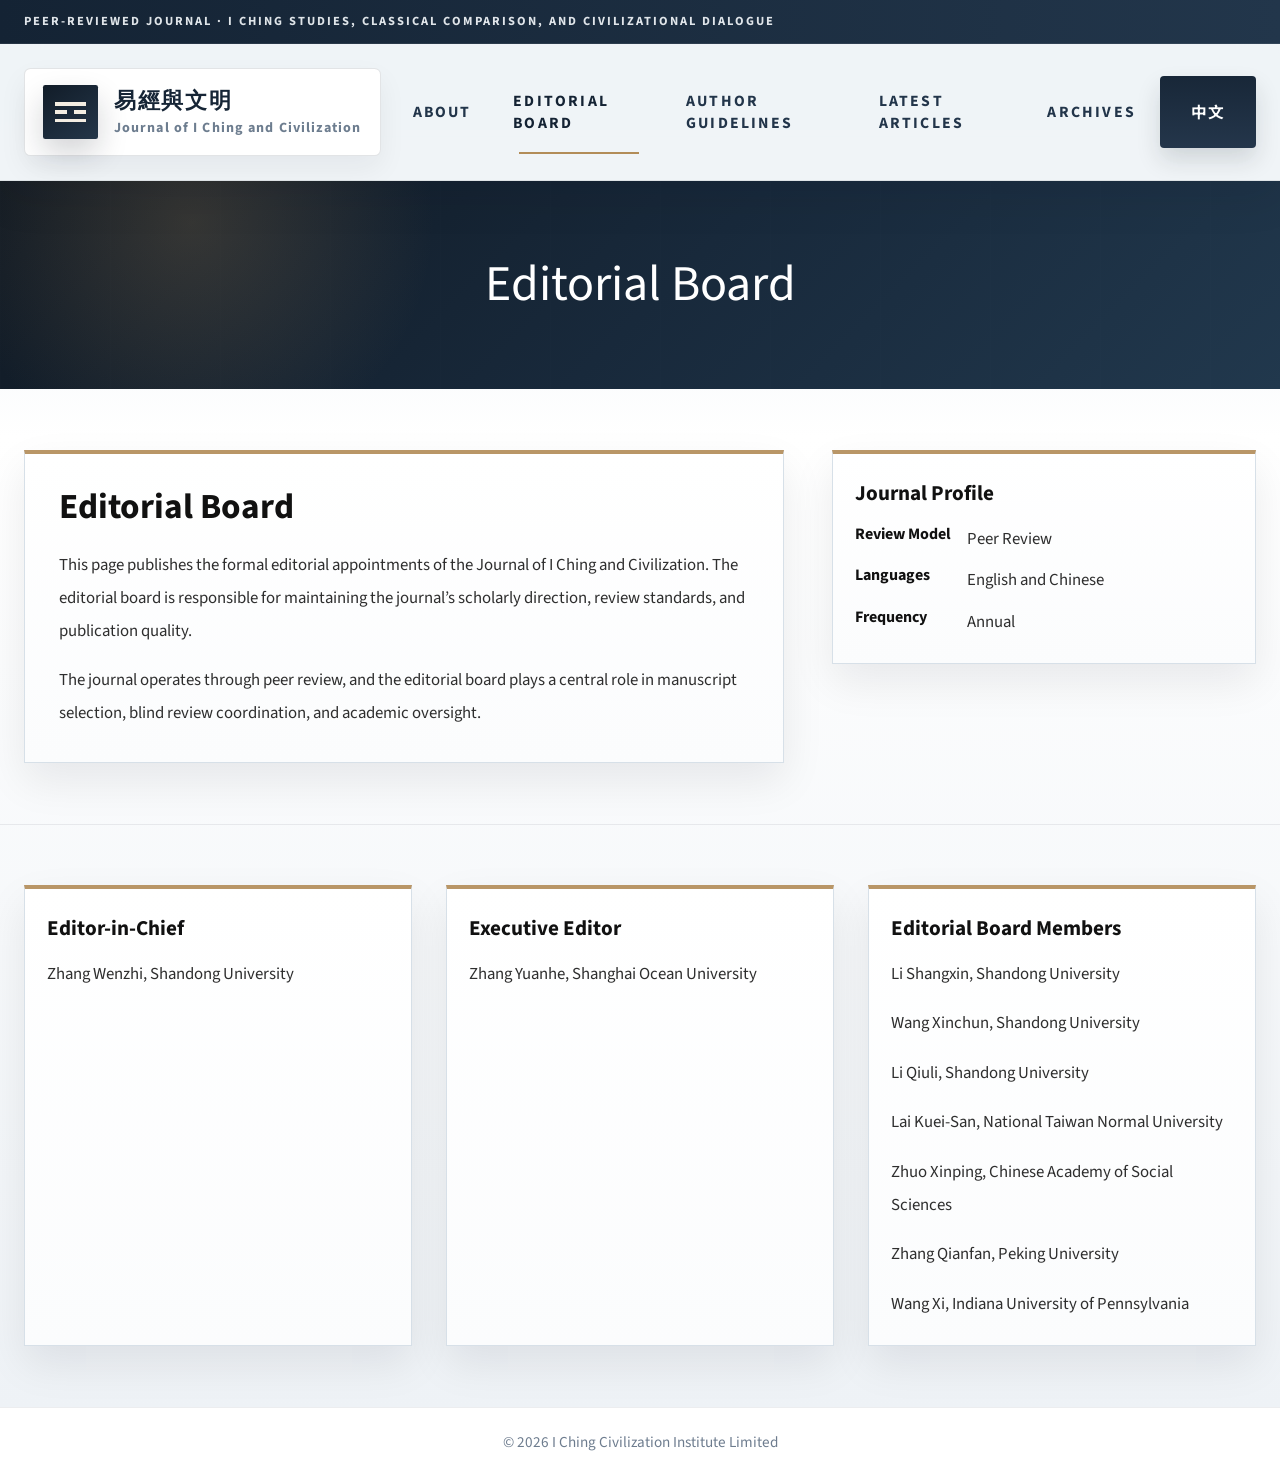
<file: editorial-board.html>
<!DOCTYPE html>
<html lang="en" translate="no">
  <head>
    <meta charset="UTF-8" />
    <meta name="viewport" content="width=device-width, initial-scale=1.0" />
    <title>Editorial Board | Journal of I Ching and Civilization</title>
    <meta
      name="description"
      content="《易经与文明》编辑委员会页面，展示本刊正式编委名单与编辑治理信息。"
    />
    <link rel="preconnect" href="https://fonts.googleapis.com" />
    <link rel="preconnect" href="https://fonts.gstatic.com" crossorigin />
    <script>
      const initialLang = new URLSearchParams(window.location.search).get("lang");
      document.documentElement.dataset.preferredLang =
        initialLang === "zh" ? "zh" : "en";
      document.documentElement.lang = initialLang === "zh" ? "zh-CN" : "en";
    </script>
    <link
      href="https://fonts.googleapis.com/css2?family=Cormorant+Garamond:wght@500;600;700&family=Noto+Sans+SC:wght@400;500;700&family=Noto+Serif+SC:wght@500;600;700&family=Source+Sans+3:wght@400;500;600;700&display=swap"
      rel="stylesheet"
    />
    <link rel="stylesheet" href="site.css?v=20261104-2" />
  </head>
  <body
    data-title-zh="编辑委员会 | 易经与文明"
    data-title-en="Editorial Board | Journal of I Ching and Civilization"
  >
    <header class="site-header">
      <div class="topline">
        <div class="container">
          <span class="lang-zh">同行評審學術期刊 · 易学研究、經典互證與文明比較</span>
          <span class="lang-en">Peer-reviewed journal · I Ching studies, classical comparison, and civilizational dialogue</span>
        </div>
      </div>
      <div class="container nav-wrap">
        <a class="brand" href="index.html" aria-label="Journal Home">
          <span class="brand-mark" aria-hidden="true"><span></span><span class="broken"></span><span></span></span>
          <span class="brand-copy">
            <span class="brand-title-fixed">易經與文明</span>
            <span class="brand-subtitle">Journal of I Ching and Civilization</span>
          </span>
        </a>
        <div class="nav-panel" id="nav-panel">
          <nav class="nav-links" aria-label="Journal Navigation">
            <a href="index.html"><span class="lang-zh">期刊简介</span><span class="lang-en">About</span></a>
            <a class="is-current" href="editorial-board.html"><span class="lang-zh">编辑委员会</span><span class="lang-en">Editorial Board</span></a>
            <a href="author-guidelines.html"><span class="lang-zh">作者指南</span><span class="lang-en">Author Guidelines</span></a>
            <a href="latest-articles.html"><span class="lang-zh">最新文章</span><span class="lang-en">Latest Articles</span></a>
            <a href="archives.html"><span class="lang-zh">过刊浏览</span><span class="lang-en">Archives</span></a>
          </nav>
          <div class="header-actions">
            <button class="lang-switch" id="lang-switch" type="button">中文</button>
          </div>
        </div>
      </div>
    </header>

    <main class="page-main">
      <section class="journal-hero">
        <div class="container journal-hero-inner">
          <h1 class="journal-hero-title">
            <span class="lang-zh">编辑委员会</span>
            <span class="lang-en">Editorial Board</span>
          </h1>
        </div>
      </section>

      <section class="journal-section">
        <div class="container simple-layout">
          <article class="journal-article">
            <h2>
              <span class="lang-zh">编辑委员会</span>
              <span class="lang-en">Editorial Board</span>
            </h2>
            <p>
              <span class="lang-zh">本页公布《易经与文明》的正式编委名单。编辑委员会负责维护本刊的学术方向、审稿标准与出版质量。</span>
              <span class="lang-en">This page publishes the formal editorial appointments of the Journal of I Ching and Civilization. The editorial board is responsible for maintaining the journal’s scholarly direction, review standards, and publication quality.</span>
            </p>
            <p>
              <span class="lang-zh">本刊采取同行评议制度，编委会在稿件遴选、匿名评审组织与学术把关方面承担核心职责。</span>
              <span class="lang-en">The journal operates through peer review, and the editorial board plays a central role in manuscript selection, blind review coordination, and academic oversight.</span>
            </p>
          </article>

          <aside class="journal-sidebar">
            <section class="journal-panel">
              <h3>
                <span class="lang-zh">本刊概况</span>
                <span class="lang-en">Journal Profile</span>
              </h3>
              <dl class="journal-meta-list">
                <dt><span class="lang-zh">评审方式</span><span class="lang-en">Review Model</span></dt>
                <dd><span class="lang-zh">同行评议</span><span class="lang-en">Peer Review</span></dd>
                <dt><span class="lang-zh">语言</span><span class="lang-en">Languages</span></dt>
                <dd><span class="lang-zh">英文与中文</span><span class="lang-en">English and Chinese</span></dd>
                <dt><span class="lang-zh">出版频率</span><span class="lang-en">Frequency</span></dt>
                <dd><span class="lang-zh">年刊</span><span class="lang-en">Annual</span></dd>
              </dl>
            </section>
          </aside>
        </div>
      </section>

      <section class="journal-section">
        <div class="container">
          <div class="board-simple">
            <section class="board-group">
              <h3>
                <span class="lang-zh">主編</span>
                <span class="lang-en">Editor-in-Chief</span>
              </h3>
              <ul>
                <li>
                  <span class="lang-zh">張文智，山東大學</span>
                  <span class="lang-en">Zhang Wenzhi, Shandong University</span>
                </li>
              </ul>
            </section>

            <section class="board-group">
              <h3>
                <span class="lang-zh">執行主編</span>
                <span class="lang-en">Executive Editor</span>
              </h3>
              <ul>
                <li>
                  <span class="lang-zh">張遠和，上海海洋大學</span>
                  <span class="lang-en">Zhang Yuanhe, Shanghai Ocean University</span>
                </li>
              </ul>
            </section>

            <section class="board-group">
              <h3>
                <span class="lang-zh">編委</span>
                <span class="lang-en">Editorial Board Members</span>
              </h3>
              <ul>
                <li>
                  <span class="lang-zh">李尚信，山東大學</span>
                  <span class="lang-en">Li Shangxin, Shandong University</span>
                </li>
                <li>
                  <span class="lang-zh">王新春，山東大學</span>
                  <span class="lang-en">Wang Xinchun, Shandong University</span>
                </li>
                <li>
                  <span class="lang-zh">李秋麗，山東大學</span>
                  <span class="lang-en">Li Qiuli, Shandong University</span>
                </li>
                <li>
                  <span class="lang-zh">賴貴三，臺灣師範大學</span>
                  <span class="lang-en">Lai Kuei-San, National Taiwan Normal University</span>
                </li>
                <li>
                  <span class="lang-zh">卓新平，中國社會科學院</span>
                  <span class="lang-en">Zhuo Xinping, Chinese Academy of Social Sciences</span>
                </li>
                <li>
                  <span class="lang-zh">張千帆，北京大學</span>
                  <span class="lang-en">Zhang Qianfan, Peking University</span>
                </li>
                <li>
                  <span class="lang-zh">王希，印第安納賓夕法尼亞大學</span>
                  <span class="lang-en">Wang Xi, Indiana University of Pennsylvania</span>
                </li>
              </ul>
            </section>
          </div>
        </div>
      </section>
    </main>

    <footer class="footer">
      <div class="container">
        <p class="footer-line">
          <span class="lang-zh">© 2026 易经文明研究院</span>
          <span class="lang-en">© 2026 I Ching Civilization Institute Limited</span>
        </p>
      </div>
    </footer>

    <script src="site.js?v=20260420-1"></script>
  </body>
</html>
</file>
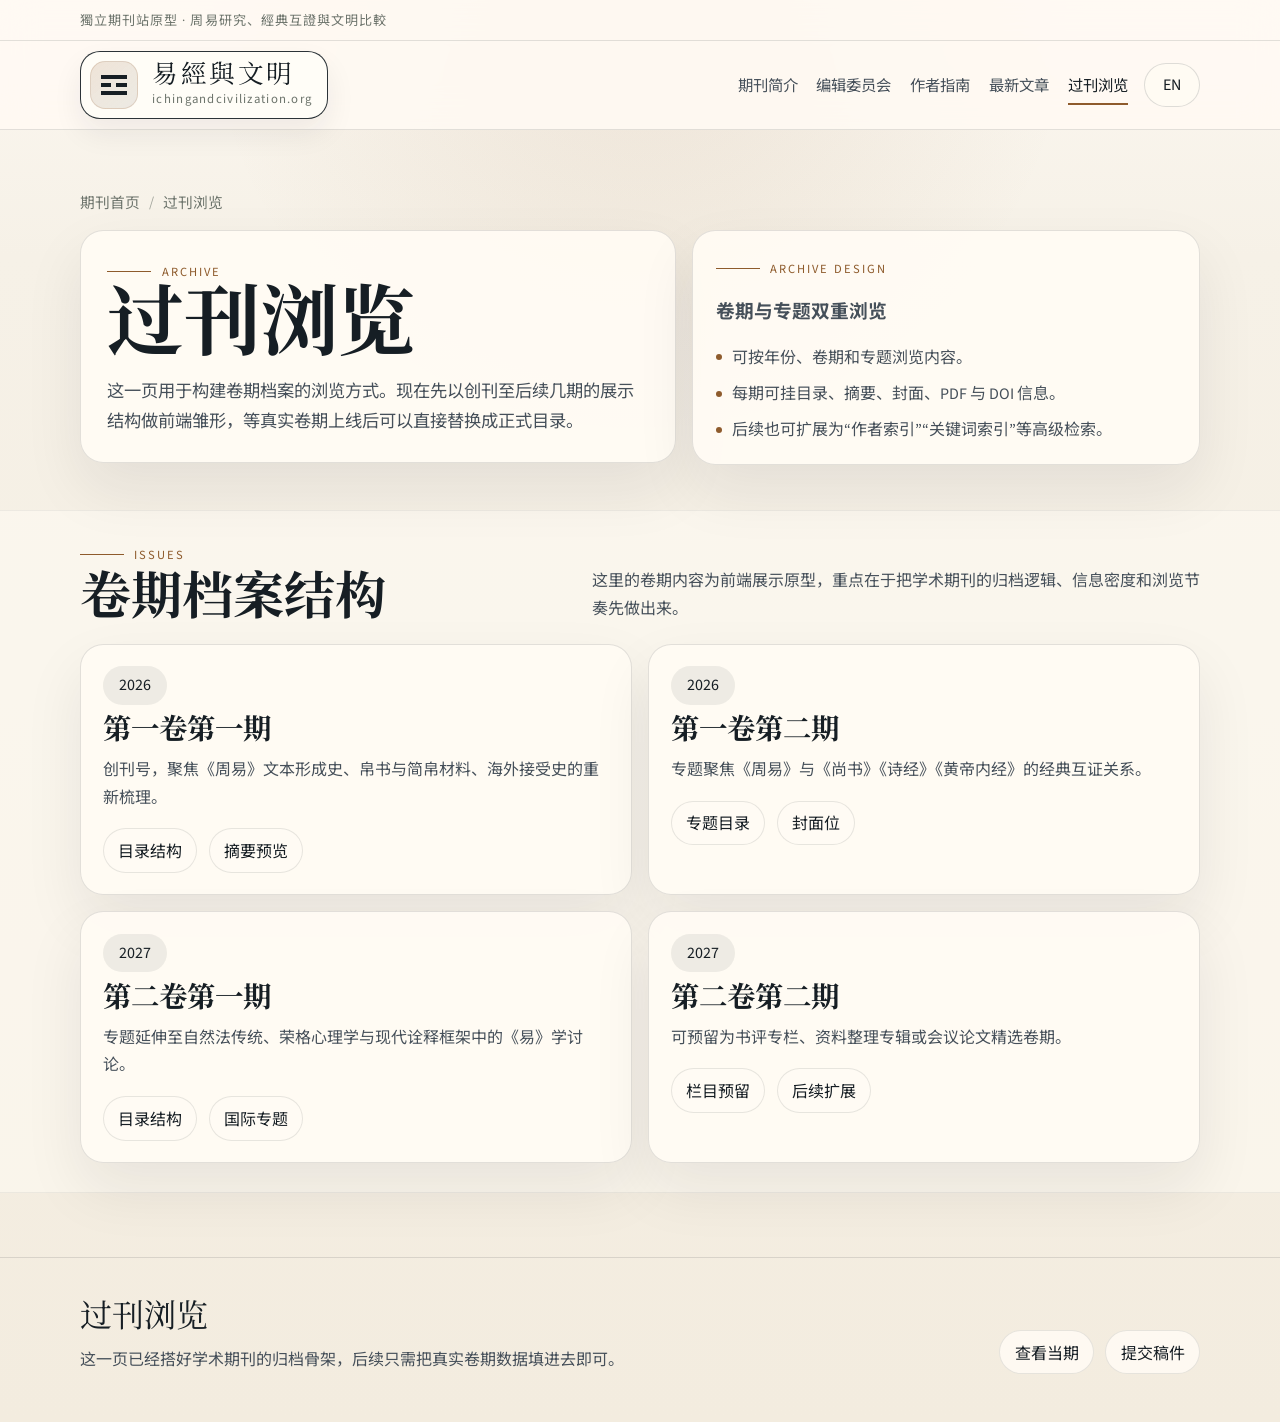
<file: journal/archives.html>
<!DOCTYPE html>
<html lang="zh-CN">
  <head>
    <meta charset="UTF-8" />
    <meta name="viewport" content="width=device-width, initial-scale=1.0" />
    <title>过刊浏览 | 易經與文明</title>
    <meta
      name="description"
      content="《易經與文明》过刊浏览页面，展示卷期结构、专题方向与归档布局。"
    />
    <link rel="preconnect" href="https://fonts.googleapis.com" />
    <link rel="preconnect" href="https://fonts.gstatic.com" crossorigin />
    <link
      href="https://fonts.googleapis.com/css2?family=Cormorant+Garamond:wght@500;600;700&family=Noto+Sans+SC:wght@400;500;700&family=Noto+Serif+SC:wght@500;600;700&family=Source+Sans+3:wght@400;500;600;700&display=swap"
      rel="stylesheet"
    />
    <link rel="stylesheet" href="site.css" />
  </head>
  <body
    data-lang="zh"
    data-title-zh="过刊浏览 | 易經與文明"
    data-title-en="Archives | I CHING AND CIVILIZATION"
  >
    <header class="site-header">
      <div class="topline">
        <div class="container">
          <span class="lang-zh">獨立期刊站原型 · 周易研究、經典互證與文明比較</span>
          <span class="lang-en">Independent journal prototype · Zhouyi studies, classical comparison, and civilizational dialogue</span>
        </div>
      </div>
      <div class="container nav-wrap">
        <a class="brand" href="index.html" aria-label="Journal Home">
          <span class="brand-mark" aria-hidden="true"><span></span><span class="broken"></span><span></span></span>
          <span class="brand-copy">
            <span class="brand-title lang-zh">易經與文明</span>
            <span class="brand-title lang-en">I CHING AND CIVILIZATION</span>
            <span class="brand-domain">ichingandcivilization.org</span>
          </span>
        </a>
        <button class="menu-toggle" id="menu-toggle" type="button" aria-expanded="false" aria-controls="nav-panel">
          <span class="lang-zh">菜单</span>
          <span class="lang-en">Menu</span>
        </button>
        <div class="nav-panel" id="nav-panel">
          <nav class="nav-links" aria-label="Journal Navigation">
            <a href="index.html"><span class="lang-zh">期刊简介</span><span class="lang-en">Journal</span></a>
            <a href="editorial-board.html"><span class="lang-zh">编辑委员会</span><span class="lang-en">Editorial Board</span></a>
            <a href="author-guidelines.html"><span class="lang-zh">作者指南</span><span class="lang-en">Author Guidelines</span></a>
            <a href="latest-articles.html"><span class="lang-zh">最新文章</span><span class="lang-en">Latest Articles</span></a>
            <a class="is-current" href="archives.html"><span class="lang-zh">过刊浏览</span><span class="lang-en">Archives</span></a>
          </nav>
          <button class="lang-switch" id="lang-switch" type="button">EN</button>
        </div>
      </div>
    </header>

    <main class="page-main">
      <section class="page-hero">
        <div class="container">
          <div class="breadcrumb">
            <a href="index.html"><span class="lang-zh">期刊首页</span><span class="lang-en">Journal Home</span></a>
            <span aria-hidden="true">/</span>
            <span class="lang-zh">过刊浏览</span>
            <span class="lang-en">Archives</span>
          </div>

          <div class="hero-grid">
            <article class="hero-copy">
              <div class="page-kicker"><span class="lang-zh">Archive</span><span class="lang-en">Archive</span></div>
              <h1 class="page-title"><span class="lang-zh">过刊浏览</span><span class="lang-en">Archives</span></h1>
              <p class="page-lead">
                <span class="lang-zh">这一页用于构建卷期档案的浏览方式。现在先以创刊至后续几期的展示结构做前端雏形，等真实卷期上线后可以直接替换成正式目录。</span>
                <span class="lang-en">This page defines how issue archives will be browsed. It currently uses a prototype structure for the founding and subsequent issues, ready to be replaced by actual issue records once they are published.</span>
              </p>
            </article>

            <aside class="issue-panel">
              <div class="section-tag"><span class="lang-zh">Archive Design</span><span class="lang-en">Archive Design</span></div>
              <h3><span class="lang-zh">卷期与专题双重浏览</span><span class="lang-en">By Issue and by Dossier</span></h3>
              <ul class="issue-list">
                <li><span class="lang-zh">可按年份、卷期和专题浏览内容。</span><span class="lang-en">Content can be browsed by year, volume, issue, and dossier.</span></li>
                <li><span class="lang-zh">每期可挂目录、摘要、封面、PDF 与 DOI 信息。</span><span class="lang-en">Each issue can host a table of contents, abstracts, cover image, PDFs, and DOI data.</span></li>
                <li><span class="lang-zh">后续也可扩展为“作者索引”“关键词索引”等高级检索。</span><span class="lang-en">The archive can later expand into author and keyword indexes.</span></li>
              </ul>
            </aside>
          </div>
        </div>
      </section>

      <section class="section soft">
        <div class="container">
          <div class="section-head">
            <div>
              <div class="section-tag"><span class="lang-zh">Issues</span><span class="lang-en">Issues</span></div>
              <h2 class="section-title"><span class="lang-zh">卷期档案结构</span><span class="lang-en">Issue Archive Structure</span></h2>
            </div>
            <p class="section-copy">
              <span class="lang-zh">这里的卷期内容为前端展示原型，重点在于把学术期刊的归档逻辑、信息密度和浏览节奏先做出来。</span>
              <span class="lang-en">These issue entries are front-end prototypes meant to establish archive logic, information density, and browsing rhythm.</span>
            </p>
          </div>

          <div class="archive-grid">
            <article class="issue-card">
              <span class="archive-year">2026</span>
              <h3><span class="lang-zh">第一卷第一期</span><span class="lang-en">Vol. 1 No. 1</span></h3>
              <p><span class="lang-zh">创刊号，聚焦《周易》文本形成史、帛书与简帛材料、海外接受史的重新梳理。</span><span class="lang-en">The founding issue focuses on Zhouyi textual formation, manuscript materials, and renewed accounts of global reception history.</span></p>
              <div class="issue-actions"><span class="pill-link"><span class="lang-zh">目录结构</span><span class="lang-en">Table of Contents</span></span><span class="pill-link"><span class="lang-zh">摘要预览</span><span class="lang-en">Abstract Preview</span></span></div>
            </article>
            <article class="issue-card">
              <span class="archive-year">2026</span>
              <h3><span class="lang-zh">第一卷第二期</span><span class="lang-en">Vol. 1 No. 2</span></h3>
              <p><span class="lang-zh">专题聚焦《周易》与《尚书》《诗经》《黄帝内经》的经典互证关系。</span><span class="lang-en">This issue concentrates on the Zhouyi in relation to the Shangshu, the Shijing, and the Huangdi Neijing.</span></p>
              <div class="issue-actions"><span class="pill-link"><span class="lang-zh">专题目录</span><span class="lang-en">Dossier Outline</span></span><span class="pill-link"><span class="lang-zh">封面位</span><span class="lang-en">Cover Slot</span></span></div>
            </article>
            <article class="issue-card">
              <span class="archive-year">2027</span>
              <h3><span class="lang-zh">第二卷第一期</span><span class="lang-en">Vol. 2 No. 1</span></h3>
              <p><span class="lang-zh">专题延伸至自然法传统、荣格心理学与现代诠释框架中的《易》学讨论。</span><span class="lang-en">Extends the archive toward natural law traditions, Jungian psychology, and modern frameworks of interpretation.</span></p>
              <div class="issue-actions"><span class="pill-link"><span class="lang-zh">目录结构</span><span class="lang-en">Table of Contents</span></span><span class="pill-link"><span class="lang-zh">国际专题</span><span class="lang-en">Global Dossier</span></span></div>
            </article>
            <article class="issue-card">
              <span class="archive-year">2027</span>
              <h3><span class="lang-zh">第二卷第二期</span><span class="lang-en">Vol. 2 No. 2</span></h3>
              <p><span class="lang-zh">可预留为书评专栏、资料整理专辑或会议论文精选卷期。</span><span class="lang-en">Can be reserved for review forums, source-material dossiers, or selected conference papers.</span></p>
              <div class="issue-actions"><span class="pill-link"><span class="lang-zh">栏目预留</span><span class="lang-en">Reserved Sections</span></span><span class="pill-link"><span class="lang-zh">后续扩展</span><span class="lang-en">Future Expansion</span></span></div>
            </article>
          </div>
        </div>
      </section>
    </main>

    <footer class="footer">
      <div class="container footer-grid">
        <div class="footer-copy">
          <div class="footer-title lang-zh">过刊浏览</div>
          <div class="footer-title lang-en">Archives</div>
          <p class="lang-zh">这一页已经搭好学术期刊的归档骨架，后续只需把真实卷期数据填进去即可。</p>
          <p class="lang-en">This page already provides the archival skeleton of a scholarly journal. Real issue data can later be inserted directly.</p>
        </div>
        <div class="footer-links">
          <a class="pill-link" href="latest-articles.html"><span class="lang-zh">查看当期</span><span class="lang-en">Current Issue</span></a>
          <a class="pill-link" href="author-guidelines.html"><span class="lang-zh">提交稿件</span><span class="lang-en">Submit Work</span></a>
        </div>
      </div>
    </footer>

    <script src="site.js?v=20260411-1"></script>
  </body>
</html>
</file>
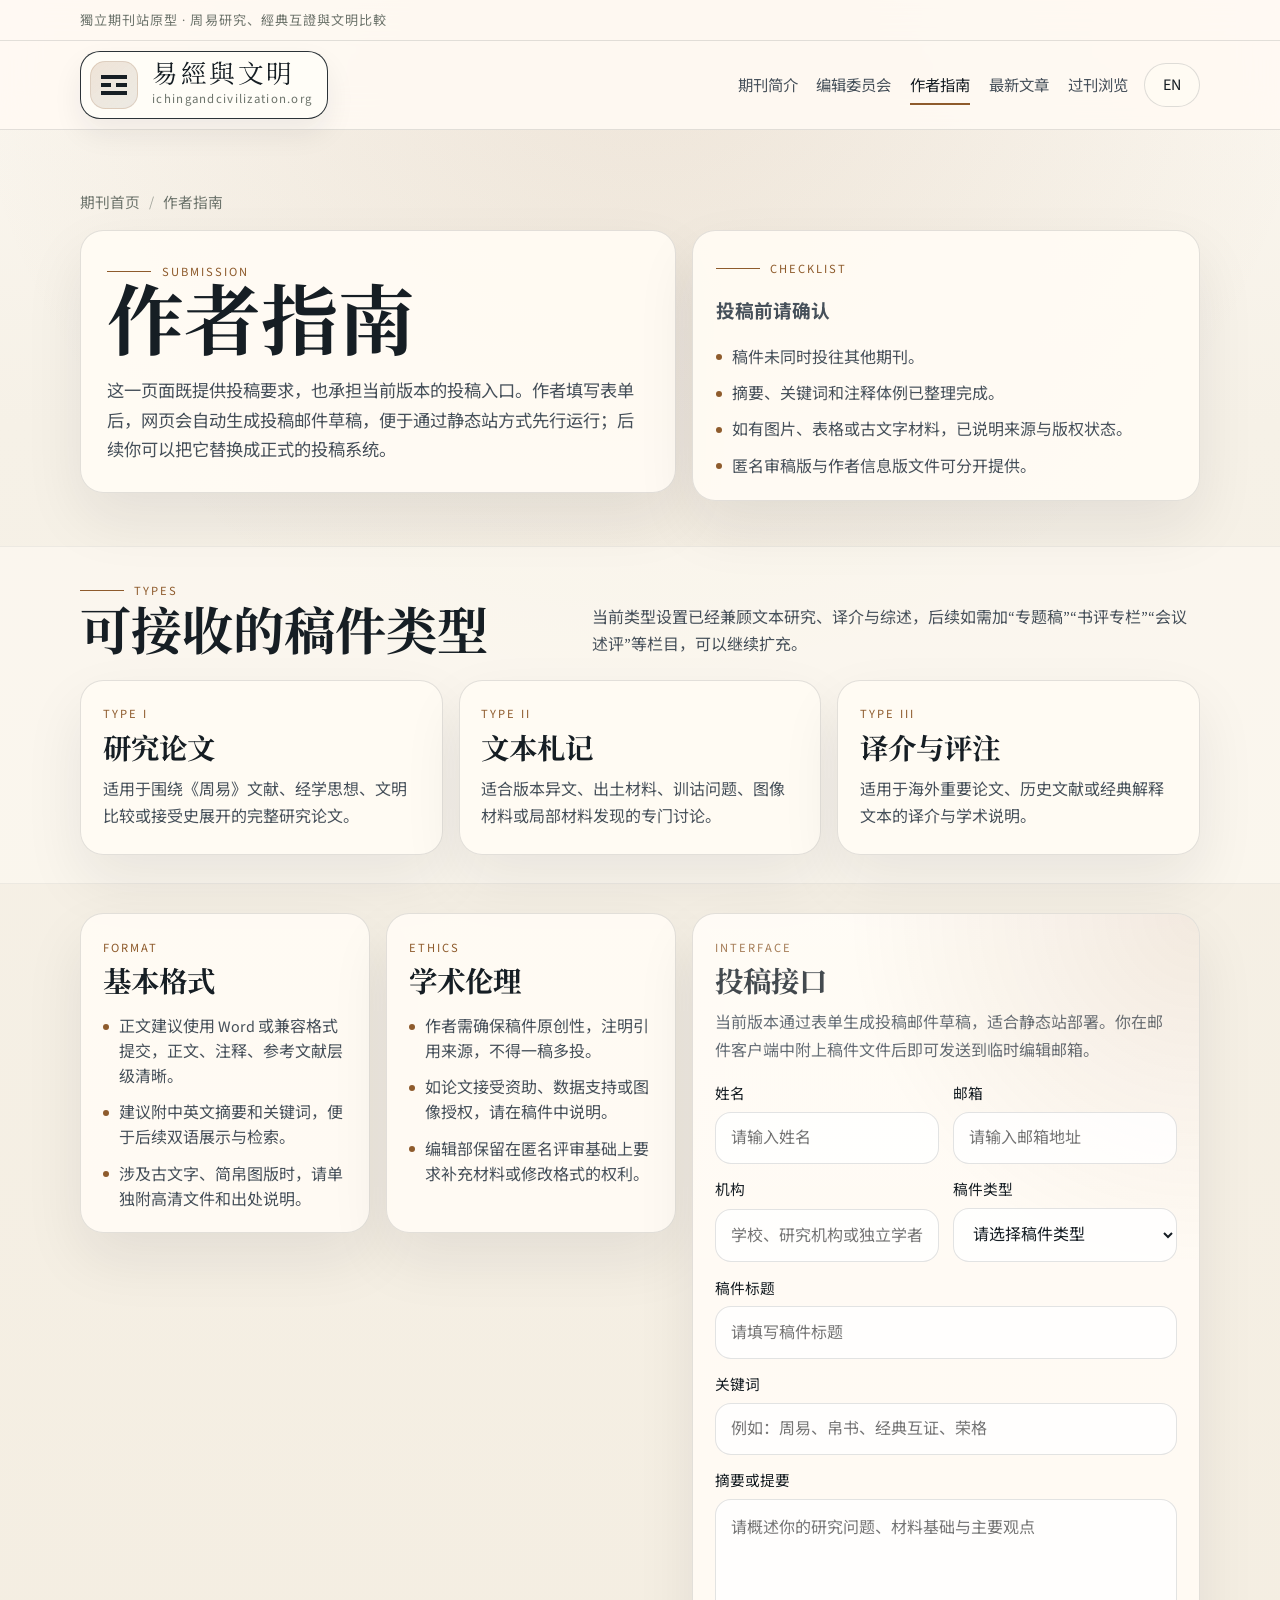
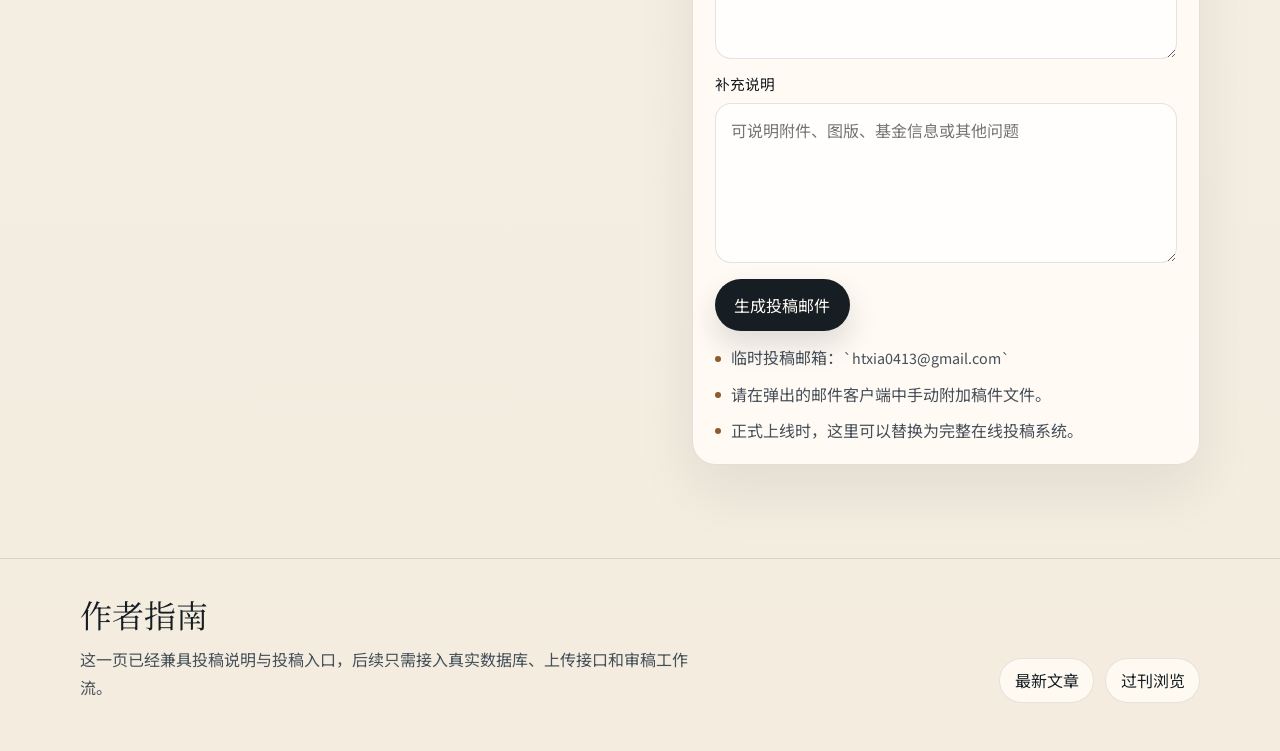
<file: journal/author-guidelines.html>
<!DOCTYPE html>
<html lang="zh-CN">
  <head>
    <meta charset="UTF-8" />
    <meta name="viewport" content="width=device-width, initial-scale=1.0" />
    <title>作者指南 | 易經與文明</title>
    <meta
      name="description"
      content="《易經與文明》作者指南页面，提供栏目说明、格式要求、学术伦理说明与投稿接口。"
    />
    <link rel="preconnect" href="https://fonts.googleapis.com" />
    <link rel="preconnect" href="https://fonts.gstatic.com" crossorigin />
    <link
      href="https://fonts.googleapis.com/css2?family=Cormorant+Garamond:wght@500;600;700&family=Noto+Sans+SC:wght@400;500;700&family=Noto+Serif+SC:wght@500;600;700&family=Source+Sans+3:wght@400;500;600;700&display=swap"
      rel="stylesheet"
    />
    <link rel="stylesheet" href="site.css" />
  </head>
  <body
    data-lang="zh"
    data-title-zh="作者指南 | 易經與文明"
    data-title-en="Author Guidelines | I CHING AND CIVILIZATION"
  >
    <header class="site-header">
      <div class="topline">
        <div class="container">
          <span class="lang-zh">獨立期刊站原型 · 周易研究、經典互證與文明比較</span>
          <span class="lang-en">Independent journal prototype · Zhouyi studies, classical comparison, and civilizational dialogue</span>
        </div>
      </div>
      <div class="container nav-wrap">
        <a class="brand" href="index.html" aria-label="Journal Home">
          <span class="brand-mark" aria-hidden="true"><span></span><span class="broken"></span><span></span></span>
          <span class="brand-copy">
            <span class="brand-title lang-zh">易經與文明</span>
            <span class="brand-title lang-en">I CHING AND CIVILIZATION</span>
            <span class="brand-domain">ichingandcivilization.org</span>
          </span>
        </a>
        <button class="menu-toggle" id="menu-toggle" type="button" aria-expanded="false" aria-controls="nav-panel">
          <span class="lang-zh">菜单</span>
          <span class="lang-en">Menu</span>
        </button>
        <div class="nav-panel" id="nav-panel">
          <nav class="nav-links" aria-label="Journal Navigation">
            <a href="index.html"><span class="lang-zh">期刊简介</span><span class="lang-en">Journal</span></a>
            <a href="editorial-board.html"><span class="lang-zh">编辑委员会</span><span class="lang-en">Editorial Board</span></a>
            <a class="is-current" href="author-guidelines.html"><span class="lang-zh">作者指南</span><span class="lang-en">Author Guidelines</span></a>
            <a href="latest-articles.html"><span class="lang-zh">最新文章</span><span class="lang-en">Latest Articles</span></a>
            <a href="archives.html"><span class="lang-zh">过刊浏览</span><span class="lang-en">Archives</span></a>
          </nav>
          <button class="lang-switch" id="lang-switch" type="button">EN</button>
        </div>
      </div>
    </header>

    <main class="page-main">
      <section class="page-hero">
        <div class="container">
          <div class="breadcrumb">
            <a href="index.html"><span class="lang-zh">期刊首页</span><span class="lang-en">Journal Home</span></a>
            <span aria-hidden="true">/</span>
            <span class="lang-zh">作者指南</span>
            <span class="lang-en">Author Guidelines</span>
          </div>

          <div class="hero-grid">
            <article class="hero-copy">
              <div class="page-kicker"><span class="lang-zh">Submission</span><span class="lang-en">Submission</span></div>
              <h1 class="page-title"><span class="lang-zh">作者指南</span><span class="lang-en">Author Guidelines</span></h1>
              <p class="page-lead">
                <span class="lang-zh">这一页面既提供投稿要求，也承担当前版本的投稿入口。作者填写表单后，网页会自动生成投稿邮件草稿，便于通过静态站方式先行运行；后续你可以把它替换成正式的投稿系统。</span>
                <span class="lang-en">This page combines author instructions with the current submission interface. The form generates a draft submission email so the site can function immediately as a static deployment, while remaining ready for a future full submission system.</span>
              </p>
            </article>

            <aside class="issue-panel">
              <div class="section-tag"><span class="lang-zh">Checklist</span><span class="lang-en">Checklist</span></div>
              <h3><span class="lang-zh">投稿前请确认</span><span class="lang-en">Before You Submit</span></h3>
              <ul class="issue-list">
                <li><span class="lang-zh">稿件未同时投往其他期刊。</span><span class="lang-en">The manuscript is not under consideration elsewhere.</span></li>
                <li><span class="lang-zh">摘要、关键词和注释体例已整理完成。</span><span class="lang-en">Abstract, keywords, and notes have been prepared.</span></li>
                <li><span class="lang-zh">如有图片、表格或古文字材料，已说明来源与版权状态。</span><span class="lang-en">Images, tables, and manuscript materials include source and rights information.</span></li>
                <li><span class="lang-zh">匿名审稿版与作者信息版文件可分开提供。</span><span class="lang-en">Anonymous-review and author-information versions can be provided separately if needed.</span></li>
              </ul>
            </aside>
          </div>
        </div>
      </section>

      <section class="section soft">
        <div class="container">
          <div class="section-head">
            <div>
              <div class="section-tag"><span class="lang-zh">Types</span><span class="lang-en">Types</span></div>
              <h2 class="section-title"><span class="lang-zh">可接收的稿件类型</span><span class="lang-en">Accepted Submission Types</span></h2>
            </div>
            <p class="section-copy">
              <span class="lang-zh">当前类型设置已经兼顾文本研究、译介与综述，后续如需加“专题稿”“书评专栏”“会议述评”等栏目，可以继续扩充。</span>
              <span class="lang-en">The current categories cover textual studies, translation work, and review essays. Additional sections can be added later for dossiers, book forums, or conference reports.</span>
            </p>
          </div>

          <div class="card-grid">
            <article class="content-card">
              <span class="mini-label">Type I</span>
              <h3><span class="lang-zh">研究论文</span><span class="lang-en">Research Article</span></h3>
              <p><span class="lang-zh">适用于围绕《周易》文献、经学思想、文明比较或接受史展开的完整研究论文。</span><span class="lang-en">For full scholarly arguments on Zhouyi texts, classical thought, civilizational comparison, or reception history.</span></p>
            </article>
            <article class="content-card">
              <span class="mini-label">Type II</span>
              <h3><span class="lang-zh">文本札记</span><span class="lang-en">Textual Note</span></h3>
              <p><span class="lang-zh">适合版本异文、出土材料、训诂问题、图像材料或局部材料发现的专门讨论。</span><span class="lang-en">For focused discussions of variants, excavated texts, philological issues, images, and source discoveries.</span></p>
            </article>
            <article class="content-card">
              <span class="mini-label">Type III</span>
              <h3><span class="lang-zh">译介与评注</span><span class="lang-en">Translation and Commentary</span></h3>
              <p><span class="lang-zh">适用于海外重要论文、历史文献或经典解释文本的译介与学术说明。</span><span class="lang-en">For translations of important essays, historical documents, or interpretive texts with scholarly commentary.</span></p>
            </article>
          </div>
        </div>
      </section>

      <section class="section">
        <div class="container split-layout">
          <div class="guideline-grid">
            <article class="guideline-card">
              <span class="mini-label"><span class="lang-zh">Format</span><span class="lang-en">Format</span></span>
              <h3><span class="lang-zh">基本格式</span><span class="lang-en">Basic Formatting</span></h3>
              <ul class="detail-list">
                <li><span class="lang-zh">正文建议使用 Word 或兼容格式提交，正文、注释、参考文献层级清晰。</span><span class="lang-en">Submit in Word or a compatible format, with clear hierarchy across text, notes, and bibliography.</span></li>
                <li><span class="lang-zh">建议附中英文摘要和关键词，便于后续双语展示与检索。</span><span class="lang-en">Provide Chinese and English abstracts and keywords when possible.</span></li>
                <li><span class="lang-zh">涉及古文字、简帛图版时，请单独附高清文件和出处说明。</span><span class="lang-en">For manuscript images and paleographic materials, attach high-resolution files with source notes.</span></li>
              </ul>
            </article>
            <article class="guideline-card">
              <span class="mini-label"><span class="lang-zh">Ethics</span><span class="lang-en">Ethics</span></span>
              <h3><span class="lang-zh">学术伦理</span><span class="lang-en">Publication Ethics</span></h3>
              <ul class="detail-list">
                <li><span class="lang-zh">作者需确保稿件原创性，注明引用来源，不得一稿多投。</span><span class="lang-en">Authors must ensure originality, provide proper citation, and avoid simultaneous submission.</span></li>
                <li><span class="lang-zh">如论文接受资助、数据支持或图像授权，请在稿件中说明。</span><span class="lang-en">Funding, data support, and image permissions should be disclosed in the manuscript.</span></li>
                <li><span class="lang-zh">编辑部保留在匿名评审基础上要求补充材料或修改格式的权利。</span><span class="lang-en">The editorial office may request additional materials or formatting revision during review.</span></li>
              </ul>
            </article>
          </div>

          <aside class="submission-panel">
            <span class="mini-label"><span class="lang-zh">Interface</span><span class="lang-en">Interface</span></span>
            <h3><span class="lang-zh">投稿接口</span><span class="lang-en">Submission Interface</span></h3>
            <p><span class="lang-zh">当前版本通过表单生成投稿邮件草稿，适合静态站部署。你在邮件客户端中附上稿件文件后即可发送到临时编辑邮箱。</span><span class="lang-en">The current interface prepares a submission email draft, which works well on a static site. Attach your manuscript in your email client and send it to the temporary editorial mailbox.</span></p>

            <form class="submission-form js-submission-form" data-recipient="htxia0413@gmail.com">
              <div class="form-grid">
                <div class="field">
                  <label>
                    <span class="lang-zh">姓名</span>
                    <span class="lang-en">Name</span>
                  </label>
                  <input name="name" type="text" data-placeholder-zh="请输入姓名" data-placeholder-en="Your full name" />
                </div>
                <div class="field">
                  <label>
                    <span class="lang-zh">邮箱</span>
                    <span class="lang-en">Email</span>
                  </label>
                  <input name="email" type="email" data-placeholder-zh="请输入邮箱地址" data-placeholder-en="Email address" />
                </div>
                <div class="field">
                  <label>
                    <span class="lang-zh">机构</span>
                    <span class="lang-en">Affiliation</span>
                  </label>
                  <input name="affiliation" type="text" data-placeholder-zh="学校、研究机构或独立学者" data-placeholder-en="University, institute, or independent scholar" />
                </div>
                <div class="field">
                  <label>
                    <span class="lang-zh">稿件类型</span>
                    <span class="lang-en">Manuscript Type</span>
                  </label>
                  <select name="articleType">
                    <option value="">请选择稿件类型</option>
                    <option value="research">研究论文</option>
                    <option value="textual">文本札记</option>
                    <option value="translation">译介与评注</option>
                    <option value="review">书评或综述</option>
                    <option value="report">学术动态</option>
                  </select>
                </div>
                <div class="field-wide">
                  <label>
                    <span class="lang-zh">稿件标题</span>
                    <span class="lang-en">Manuscript Title</span>
                  </label>
                  <input name="manuscriptTitle" type="text" data-placeholder-zh="请填写稿件标题" data-placeholder-en="Manuscript title" />
                </div>
                <div class="field-wide">
                  <label>
                    <span class="lang-zh">关键词</span>
                    <span class="lang-en">Keywords</span>
                  </label>
                  <input name="keywords" type="text" data-placeholder-zh="例如：周易、帛书、经典互证、荣格" data-placeholder-en="Example: Zhouyi, silk manuscripts, classical comparison, Jung" />
                </div>
                <div class="field-wide">
                  <label>
                    <span class="lang-zh">摘要或提要</span>
                    <span class="lang-en">Abstract or Proposal</span>
                  </label>
                  <textarea name="abstract" data-placeholder-zh="请概述你的研究问题、材料基础与主要观点" data-placeholder-en="Summarize your research question, materials, and major argument"></textarea>
                </div>
                <div class="field-wide">
                  <label>
                    <span class="lang-zh">补充说明</span>
                    <span class="lang-en">Additional Note</span>
                  </label>
                  <textarea name="note" data-placeholder-zh="可说明附件、图版、基金信息或其他问题" data-placeholder-en="Use this field for attachments, images, grants, or additional notes"></textarea>
                </div>
              </div>

              <div class="form-foot">
                <button class="button" type="submit">
                  <span class="lang-zh">生成投稿邮件</span>
                  <span class="lang-en">Prepare Submission Email</span>
                </button>
                <div class="status-note" data-form-status></div>
              </div>
            </form>

            <ul class="form-notes">
              <li><span class="lang-zh">临时投稿邮箱：`htxia0413@gmail.com`</span><span class="lang-en">Temporary submission mailbox: `htxia0413@gmail.com`</span></li>
              <li><span class="lang-zh">请在弹出的邮件客户端中手动附加稿件文件。</span><span class="lang-en">Attach the manuscript file manually in the email client that opens.</span></li>
              <li><span class="lang-zh">正式上线时，这里可以替换为完整在线投稿系统。</span><span class="lang-en">When the journal launches fully, this interface can be replaced by a complete online submission system.</span></li>
            </ul>
          </aside>
        </div>
      </section>
    </main>

    <footer class="footer">
      <div class="container footer-grid">
        <div class="footer-copy">
          <div class="footer-title lang-zh">作者指南</div>
          <div class="footer-title lang-en">Author Guidelines</div>
          <p class="lang-zh">这一页已经兼具投稿说明与投稿入口，后续只需接入真实数据库、上传接口和审稿工作流。</p>
          <p class="lang-en">This page already combines submission instructions and a working intake interface. It can later be connected to a full database, upload workflow, and review system.</p>
        </div>
        <div class="footer-links">
          <a class="pill-link" href="latest-articles.html"><span class="lang-zh">最新文章</span><span class="lang-en">Latest Articles</span></a>
          <a class="pill-link" href="archives.html"><span class="lang-zh">过刊浏览</span><span class="lang-en">Archives</span></a>
        </div>
      </div>
    </footer>

    <script src="site.js?v=20260411-1"></script>
  </body>
</html>
</file>
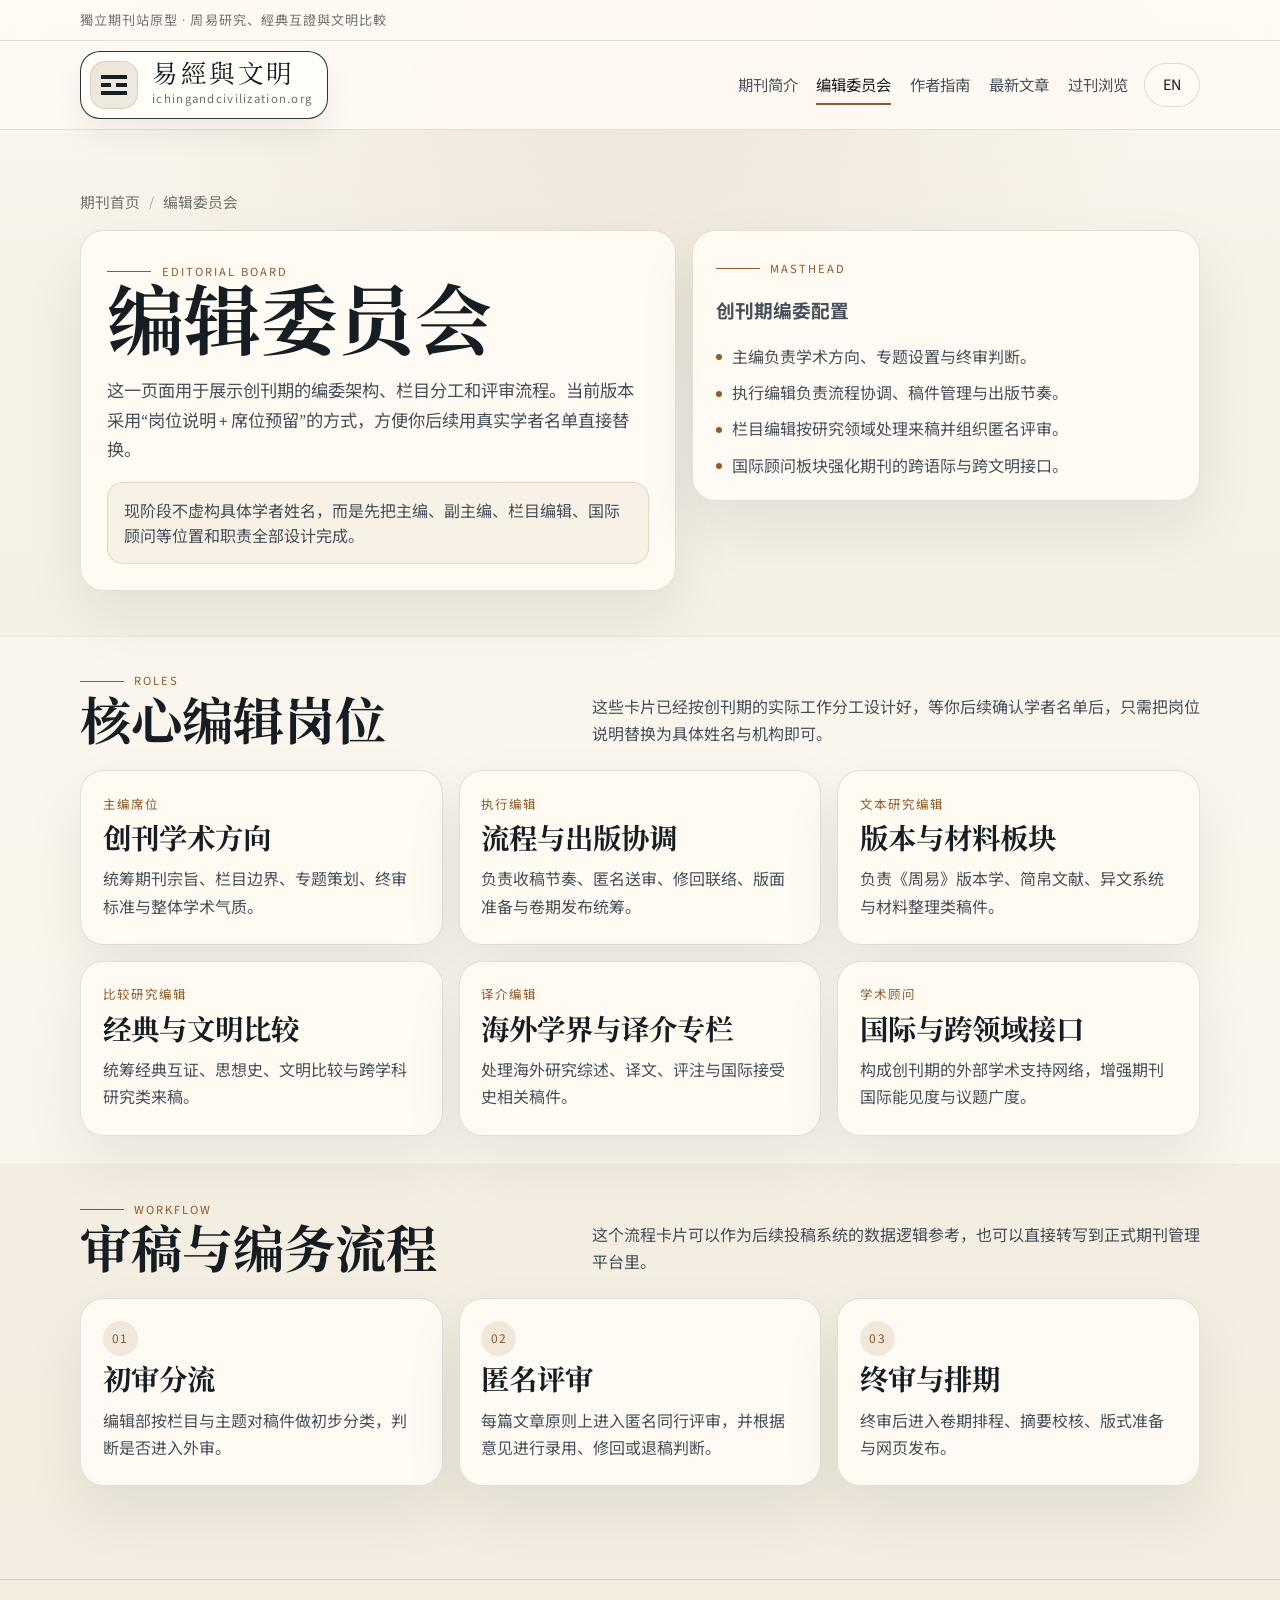
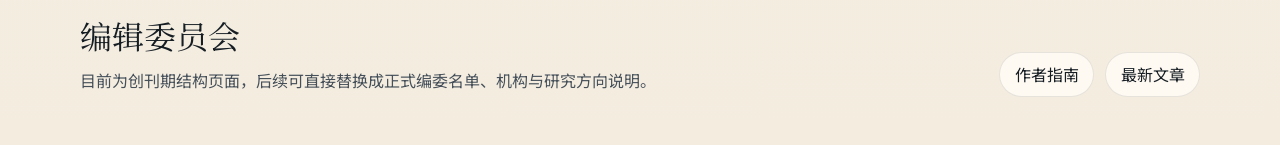
<file: journal/editorial-board.html>
<!DOCTYPE html>
<html lang="zh-CN">
  <head>
    <meta charset="UTF-8" />
    <meta name="viewport" content="width=device-width, initial-scale=1.0" />
    <title>编辑委员会 | 易經與文明</title>
    <meta
      name="description"
      content="《易經與文明》编辑委员会页面，展示创刊期的编委架构、职责分工与审稿工作流程。"
    />
    <link rel="preconnect" href="https://fonts.googleapis.com" />
    <link rel="preconnect" href="https://fonts.gstatic.com" crossorigin />
    <link
      href="https://fonts.googleapis.com/css2?family=Cormorant+Garamond:wght@500;600;700&family=Noto+Sans+SC:wght@400;500;700&family=Noto+Serif+SC:wght@500;600;700&family=Source+Sans+3:wght@400;500;600;700&display=swap"
      rel="stylesheet"
    />
    <link rel="stylesheet" href="site.css" />
  </head>
  <body
    data-lang="zh"
    data-title-zh="编辑委员会 | 易經與文明"
    data-title-en="Editorial Board | I CHING AND CIVILIZATION"
  >
    <header class="site-header">
      <div class="topline">
        <div class="container">
          <span class="lang-zh">獨立期刊站原型 · 周易研究、經典互證與文明比較</span>
          <span class="lang-en">Independent journal prototype · Zhouyi studies, classical comparison, and civilizational dialogue</span>
        </div>
      </div>
      <div class="container nav-wrap">
        <a class="brand" href="index.html" aria-label="Journal Home">
          <span class="brand-mark" aria-hidden="true"><span></span><span class="broken"></span><span></span></span>
          <span class="brand-copy">
            <span class="brand-title lang-zh">易經與文明</span>
            <span class="brand-title lang-en">I CHING AND CIVILIZATION</span>
            <span class="brand-domain">ichingandcivilization.org</span>
          </span>
        </a>
        <button class="menu-toggle" id="menu-toggle" type="button" aria-expanded="false" aria-controls="nav-panel">
          <span class="lang-zh">菜单</span>
          <span class="lang-en">Menu</span>
        </button>
        <div class="nav-panel" id="nav-panel">
          <nav class="nav-links" aria-label="Journal Navigation">
            <a href="index.html"><span class="lang-zh">期刊简介</span><span class="lang-en">Journal</span></a>
            <a class="is-current" href="editorial-board.html"><span class="lang-zh">编辑委员会</span><span class="lang-en">Editorial Board</span></a>
            <a href="author-guidelines.html"><span class="lang-zh">作者指南</span><span class="lang-en">Author Guidelines</span></a>
            <a href="latest-articles.html"><span class="lang-zh">最新文章</span><span class="lang-en">Latest Articles</span></a>
            <a href="archives.html"><span class="lang-zh">过刊浏览</span><span class="lang-en">Archives</span></a>
          </nav>
          <button class="lang-switch" id="lang-switch" type="button">EN</button>
        </div>
      </div>
    </header>

    <main class="page-main">
      <section class="page-hero">
        <div class="container">
          <div class="breadcrumb">
            <a href="index.html"><span class="lang-zh">期刊首页</span><span class="lang-en">Journal Home</span></a>
            <span aria-hidden="true">/</span>
            <span class="lang-zh">编辑委员会</span>
            <span class="lang-en">Editorial Board</span>
          </div>

          <div class="hero-grid">
            <article class="hero-copy">
              <div class="page-kicker"><span class="lang-zh">Editorial Board</span><span class="lang-en">Editorial Board</span></div>
              <h1 class="page-title"><span class="lang-zh">编辑委员会</span><span class="lang-en">Editorial Board</span></h1>
              <p class="page-lead">
                <span class="lang-zh">这一页面用于展示创刊期的编委架构、栏目分工和评审流程。当前版本采用“岗位说明 + 席位预留”的方式，方便你后续用真实学者名单直接替换。</span>
                <span class="lang-en">This page presents the founding editorial structure, section responsibilities, and review workflow. The current version uses role-based placeholders so that confirmed scholars can later be inserted directly.</span>
              </p>
              <div class="note-strip">
                <span class="lang-zh">现阶段不虚构具体学者姓名，而是先把主编、副主编、栏目编辑、国际顾问等位置和职责全部设计完成。</span>
                <span class="lang-en">At this stage, no fictional scholar names are used. The page is structured around real editorial roles that can later be filled with confirmed appointments.</span>
              </div>
            </article>

            <aside class="issue-panel">
              <div class="section-tag"><span class="lang-zh">Masthead</span><span class="lang-en">Masthead</span></div>
              <h3><span class="lang-zh">创刊期编委配置</span><span class="lang-en">Founding Editorial Configuration</span></h3>
              <ul class="issue-list">
                <li><span class="lang-zh">主编负责学术方向、专题设置与终审判断。</span><span class="lang-en">The editor-in-chief defines editorial direction, dossiers, and final acceptance decisions.</span></li>
                <li><span class="lang-zh">执行编辑负责流程协调、稿件管理与出版节奏。</span><span class="lang-en">The managing editor coordinates workflow, manuscript handling, and production timing.</span></li>
                <li><span class="lang-zh">栏目编辑按研究领域处理来稿并组织匿名评审。</span><span class="lang-en">Section editors assign reviewers and handle manuscripts by field.</span></li>
                <li><span class="lang-zh">国际顾问板块强化期刊的跨语际与跨文明接口。</span><span class="lang-en">An international advisory circle strengthens the journal's cross-linguistic and civilizational reach.</span></li>
              </ul>
            </aside>
          </div>
        </div>
      </section>

      <section class="section soft">
        <div class="container">
          <div class="section-head">
            <div>
              <div class="section-tag"><span class="lang-zh">Roles</span><span class="lang-en">Roles</span></div>
              <h2 class="section-title"><span class="lang-zh">核心编辑岗位</span><span class="lang-en">Core Editorial Roles</span></h2>
            </div>
            <p class="section-copy">
              <span class="lang-zh">这些卡片已经按创刊期的实际工作分工设计好，等你后续确认学者名单后，只需把岗位说明替换为具体姓名与机构即可。</span>
              <span class="lang-en">These cards are already structured according to practical editorial functions. Once appointments are confirmed, they can be replaced with names and affiliations.</span>
            </p>
          </div>

          <div class="board-grid">
            <article class="board-card">
              <span class="role-meta"><span class="lang-zh">主编席位</span><span class="lang-en">Editor-in-Chief</span></span>
              <h3><span class="lang-zh">创刊学术方向</span><span class="lang-en">Founding Direction</span></h3>
              <p><span class="lang-zh">统筹期刊宗旨、栏目边界、专题策划、终审标准与整体学术气质。</span><span class="lang-en">Oversees mission, section boundaries, dossier planning, final review standards, and the overall intellectual character of the journal.</span></p>
            </article>
            <article class="board-card">
              <span class="role-meta"><span class="lang-zh">执行编辑</span><span class="lang-en">Managing Editor</span></span>
              <h3><span class="lang-zh">流程与出版协调</span><span class="lang-en">Workflow and Production</span></h3>
              <p><span class="lang-zh">负责收稿节奏、匿名送审、修回联络、版面准备与卷期发布统筹。</span><span class="lang-en">Handles intake, blind review coordination, revisions, production preparation, and issue scheduling.</span></p>
            </article>
            <article class="board-card">
              <span class="role-meta"><span class="lang-zh">文本研究编辑</span><span class="lang-en">Textual Studies Editor</span></span>
              <h3><span class="lang-zh">版本与材料板块</span><span class="lang-en">Texts and Materials</span></h3>
              <p><span class="lang-zh">负责《周易》版本学、简帛文献、异文系统与材料整理类稿件。</span><span class="lang-en">Oversees manuscripts on textual criticism, bamboo and silk manuscripts, variants, and documentary foundations.</span></p>
            </article>
            <article class="board-card">
              <span class="role-meta"><span class="lang-zh">比较研究编辑</span><span class="lang-en">Comparative Editor</span></span>
              <h3><span class="lang-zh">经典与文明比较</span><span class="lang-en">Classics and Civilizations</span></h3>
              <p><span class="lang-zh">统筹经典互证、思想史、文明比较与跨学科研究类来稿。</span><span class="lang-en">Coordinates work on classical comparison, intellectual history, civilizational dialogue, and interdisciplinary research.</span></p>
            </article>
            <article class="board-card">
              <span class="role-meta"><span class="lang-zh">译介编辑</span><span class="lang-en">Translation Editor</span></span>
              <h3><span class="lang-zh">海外学界与译介专栏</span><span class="lang-en">Global Reception and Translation</span></h3>
              <p><span class="lang-zh">处理海外研究综述、译文、评注与国际接受史相关稿件。</span><span class="lang-en">Handles translations, reception history, review essays, and work engaging overseas scholarship.</span></p>
            </article>
            <article class="board-card">
              <span class="role-meta"><span class="lang-zh">学术顾问</span><span class="lang-en">Advisory Circle</span></span>
              <h3><span class="lang-zh">国际与跨领域接口</span><span class="lang-en">International and Cross-Field Reach</span></h3>
              <p><span class="lang-zh">构成创刊期的外部学术支持网络，增强期刊国际能见度与议题广度。</span><span class="lang-en">Provides external scholarly support for the founding period, strengthening visibility and thematic breadth.</span></p>
            </article>
          </div>
        </div>
      </section>

      <section class="section">
        <div class="container">
          <div class="section-head">
            <div>
              <div class="section-tag"><span class="lang-zh">Workflow</span><span class="lang-en">Workflow</span></div>
              <h2 class="section-title"><span class="lang-zh">审稿与编务流程</span><span class="lang-en">Review and Editorial Workflow</span></h2>
            </div>
            <p class="section-copy">
              <span class="lang-zh">这个流程卡片可以作为后续投稿系统的数据逻辑参考，也可以直接转写到正式期刊管理平台里。</span>
              <span class="lang-en">These workflow cards can later serve as the basis for your actual submission-management logic.</span>
            </p>
          </div>

          <div class="timeline-grid">
            <article class="timeline-card">
              <span class="timeline-step">01</span>
              <h3><span class="lang-zh">初审分流</span><span class="lang-en">Initial Screening</span></h3>
              <p><span class="lang-zh">编辑部按栏目与主题对稿件做初步分类，判断是否进入外审。</span><span class="lang-en">The editorial office screens submissions by field and section before external review.</span></p>
            </article>
            <article class="timeline-card">
              <span class="timeline-step">02</span>
              <h3><span class="lang-zh">匿名评审</span><span class="lang-en">Blind Review</span></h3>
              <p><span class="lang-zh">每篇文章原则上进入匿名同行评审，并根据意见进行录用、修回或退稿判断。</span><span class="lang-en">Each article normally proceeds to blind peer review, leading to acceptance, revision, or rejection.</span></p>
            </article>
            <article class="timeline-card">
              <span class="timeline-step">03</span>
              <h3><span class="lang-zh">终审与排期</span><span class="lang-en">Final Decision and Scheduling</span></h3>
              <p><span class="lang-zh">终审后进入卷期排程、摘要校核、版式准备与网页发布。</span><span class="lang-en">After final decision, manuscripts move into issue scheduling, abstract checks, page preparation, and web publication.</span></p>
            </article>
          </div>
        </div>
      </section>
    </main>

    <footer class="footer">
      <div class="container footer-grid">
        <div class="footer-copy">
          <div class="footer-title lang-zh">编辑委员会</div>
          <div class="footer-title lang-en">Editorial Board</div>
          <p class="lang-zh">目前为创刊期结构页面，后续可直接替换成正式编委名单、机构与研究方向说明。</p>
          <p class="lang-en">This is currently a founding-structure page and can later be replaced with confirmed board members, affiliations, and scholarly profiles.</p>
        </div>
        <div class="footer-links">
          <a class="pill-link" href="author-guidelines.html"><span class="lang-zh">作者指南</span><span class="lang-en">Author Guidelines</span></a>
          <a class="pill-link" href="latest-articles.html"><span class="lang-zh">最新文章</span><span class="lang-en">Latest Articles</span></a>
        </div>
      </div>
    </footer>

    <script src="site.js?v=20260411-1"></script>
  </body>
</html>
</file>
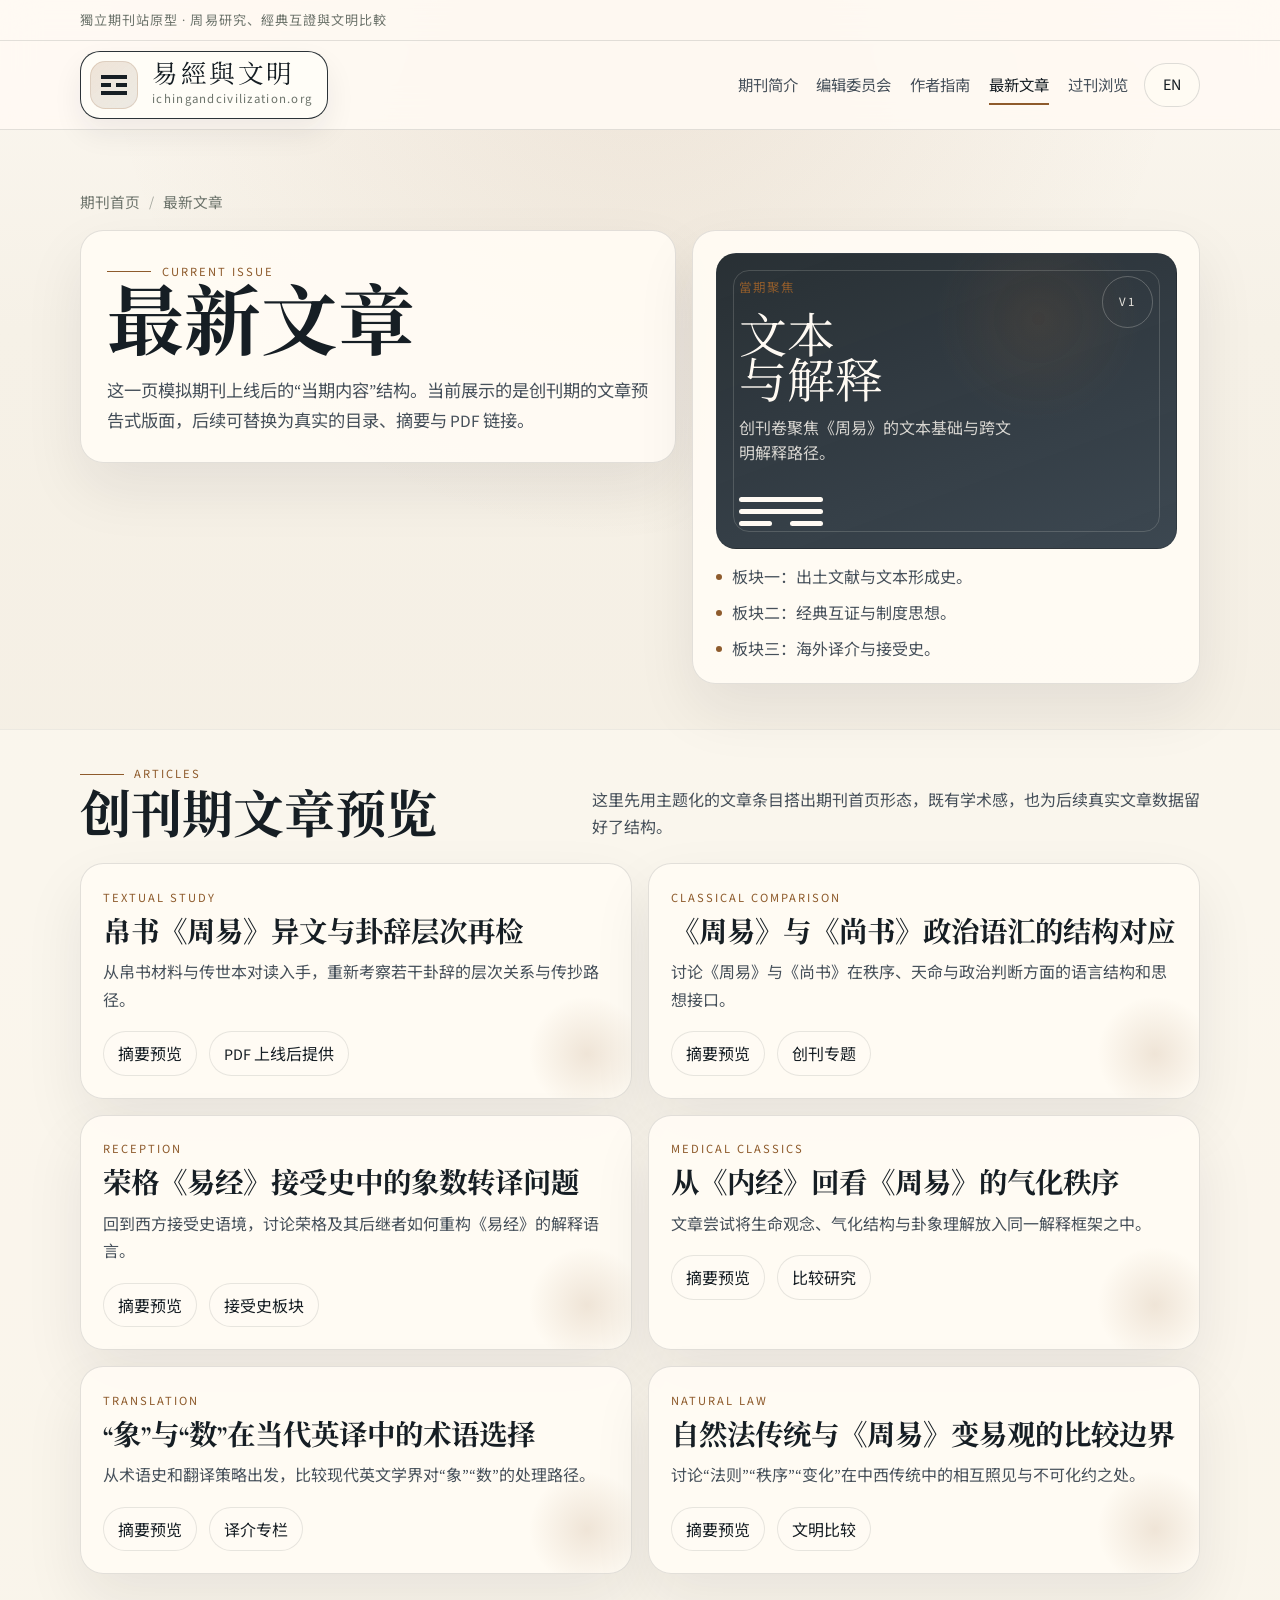
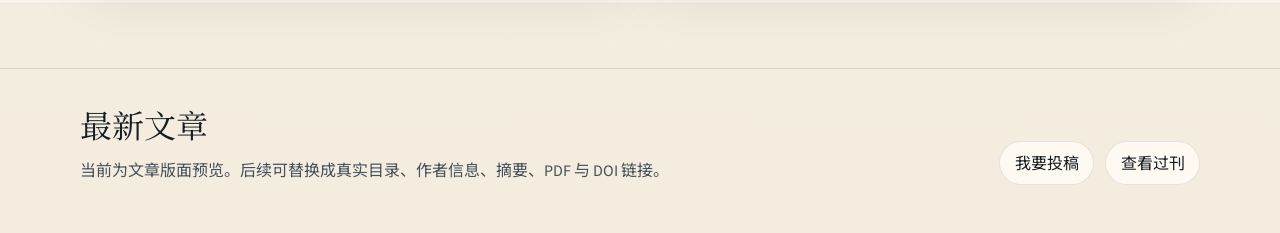
<file: journal/latest-articles.html>
<!DOCTYPE html>
<html lang="zh-CN">
  <head>
    <meta charset="UTF-8" />
    <meta name="viewport" content="width=device-width, initial-scale=1.0" />
    <title>最新文章 | 易經與文明</title>
    <meta
      name="description"
      content="《易經與文明》最新文章页面，展示当期文章结构、专题焦点与文章摘要预览。"
    />
    <link rel="preconnect" href="https://fonts.googleapis.com" />
    <link rel="preconnect" href="https://fonts.gstatic.com" crossorigin />
    <link
      href="https://fonts.googleapis.com/css2?family=Cormorant+Garamond:wght@500;600;700&family=Noto+Sans+SC:wght@400;500;700&family=Noto+Serif+SC:wght@500;600;700&family=Source+Sans+3:wght@400;500;600;700&display=swap"
      rel="stylesheet"
    />
    <link rel="stylesheet" href="site.css" />
  </head>
  <body
    data-lang="zh"
    data-title-zh="最新文章 | 易經與文明"
    data-title-en="Latest Articles | I CHING AND CIVILIZATION"
  >
    <header class="site-header">
      <div class="topline">
        <div class="container">
          <span class="lang-zh">獨立期刊站原型 · 周易研究、經典互證與文明比較</span>
          <span class="lang-en">Independent journal prototype · Zhouyi studies, classical comparison, and civilizational dialogue</span>
        </div>
      </div>
      <div class="container nav-wrap">
        <a class="brand" href="index.html" aria-label="Journal Home">
          <span class="brand-mark" aria-hidden="true"><span></span><span class="broken"></span><span></span></span>
          <span class="brand-copy">
            <span class="brand-title lang-zh">易經與文明</span>
            <span class="brand-title lang-en">I CHING AND CIVILIZATION</span>
            <span class="brand-domain">ichingandcivilization.org</span>
          </span>
        </a>
        <button class="menu-toggle" id="menu-toggle" type="button" aria-expanded="false" aria-controls="nav-panel">
          <span class="lang-zh">菜单</span>
          <span class="lang-en">Menu</span>
        </button>
        <div class="nav-panel" id="nav-panel">
          <nav class="nav-links" aria-label="Journal Navigation">
            <a href="index.html"><span class="lang-zh">期刊简介</span><span class="lang-en">Journal</span></a>
            <a href="editorial-board.html"><span class="lang-zh">编辑委员会</span><span class="lang-en">Editorial Board</span></a>
            <a href="author-guidelines.html"><span class="lang-zh">作者指南</span><span class="lang-en">Author Guidelines</span></a>
            <a class="is-current" href="latest-articles.html"><span class="lang-zh">最新文章</span><span class="lang-en">Latest Articles</span></a>
            <a href="archives.html"><span class="lang-zh">过刊浏览</span><span class="lang-en">Archives</span></a>
          </nav>
          <button class="lang-switch" id="lang-switch" type="button">EN</button>
        </div>
      </div>
    </header>

    <main class="page-main">
      <section class="page-hero">
        <div class="container">
          <div class="breadcrumb">
            <a href="index.html"><span class="lang-zh">期刊首页</span><span class="lang-en">Journal Home</span></a>
            <span aria-hidden="true">/</span>
            <span class="lang-zh">最新文章</span>
            <span class="lang-en">Latest Articles</span>
          </div>

          <div class="hero-grid">
            <article class="hero-copy">
              <div class="page-kicker"><span class="lang-zh">Current Issue</span><span class="lang-en">Current Issue</span></div>
              <h1 class="page-title"><span class="lang-zh">最新文章</span><span class="lang-en">Latest Articles</span></h1>
              <p class="page-lead">
                <span class="lang-zh">这一页模拟期刊上线后的“当期内容”结构。当前展示的是创刊期的文章预告式版面，后续可替换为真实的目录、摘要与 PDF 链接。</span>
                <span class="lang-en">This page models the “current issue” structure for the journal once it launches. The present content functions as a founding-issue preview and can later be replaced by real tables of contents, abstracts, and PDF links.</span>
              </p>
            </article>

            <aside class="issue-panel">
              <div class="issue-cover">
                <div class="cover-top">
                  <div>
                    <div class="issue-meta"><span class="lang-zh">當期聚焦</span><span class="lang-en">Issue Focus</span></div>
                    <div class="cover-title"><span class="lang-zh">文本<br />与解释</span><span class="lang-en">Text<br />and Interpretation</span></div>
                    <div class="cover-subtitle"><span class="lang-zh">创刊卷聚焦《周易》的文本基础与跨文明解释路径。</span><span class="lang-en">The founding volume focuses on textual foundations and cross-civilizational interpretation of the Zhouyi.</span></div>
                  </div>
                  <div class="journal-badge">V1</div>
                </div>
                <div class="cover-lines" aria-hidden="true">
                  <span></span>
                  <span></span>
                  <span class="broken"></span>
                </div>
              </div>
              <ul class="issue-list">
                <li><span class="lang-zh">板块一：出土文献与文本形成史。</span><span class="lang-en">Section I: excavated manuscripts and textual formation.</span></li>
                <li><span class="lang-zh">板块二：经典互证与制度思想。</span><span class="lang-en">Section II: classical comparison and institutional thought.</span></li>
                <li><span class="lang-zh">板块三：海外译介与接受史。</span><span class="lang-en">Section III: translation and global reception history.</span></li>
              </ul>
            </aside>
          </div>
        </div>
      </section>

      <section class="section soft">
        <div class="container">
          <div class="section-head">
            <div>
              <div class="section-tag"><span class="lang-zh">Articles</span><span class="lang-en">Articles</span></div>
              <h2 class="section-title"><span class="lang-zh">创刊期文章预览</span><span class="lang-en">Founding-Issue Article Preview</span></h2>
            </div>
            <p class="section-copy">
              <span class="lang-zh">这里先用主题化的文章条目搭出期刊首页形态，既有学术感，也为后续真实文章数据留好了结构。</span>
              <span class="lang-en">These themed article entries build the front-end structure of the journal while leaving space for real article data later.</span>
            </p>
          </div>

          <div class="article-grid">
            <article class="article-card">
              <span class="article-meta"><span class="lang-zh">Textual Study</span><span class="lang-en">Textual Study</span></span>
              <h3><span class="lang-zh">帛书《周易》异文与卦辞层次再检</span><span class="lang-en">Variants in the Silk Manuscript Zhouyi and the Layering of Hexagram Statements</span></h3>
              <p><span class="lang-zh">从帛书材料与传世本对读入手，重新考察若干卦辞的层次关系与传抄路径。</span><span class="lang-en">Re-examines selected hexagram statements by reading silk-manuscript evidence against received editions and tracing possible lines of transmission.</span></p>
              <div class="article-actions"><span class="pill-link"><span class="lang-zh">摘要预览</span><span class="lang-en">Abstract Preview</span></span><span class="pill-link"><span class="lang-zh">PDF 上线后提供</span><span class="lang-en">PDF at Launch</span></span></div>
            </article>
            <article class="article-card">
              <span class="article-meta"><span class="lang-zh">Classical Comparison</span><span class="lang-en">Classical Comparison</span></span>
              <h3><span class="lang-zh">《周易》与《尚书》政治语汇的结构对应</span><span class="lang-en">Structural Parallels Between the Zhouyi and Political Vocabulary in the Shangshu</span></h3>
              <p><span class="lang-zh">讨论《周易》与《尚书》在秩序、天命与政治判断方面的语言结构和思想接口。</span><span class="lang-en">Discusses shared vocabularies of order, mandate, and political judgment across the Zhouyi and the Shangshu.</span></p>
              <div class="article-actions"><span class="pill-link"><span class="lang-zh">摘要预览</span><span class="lang-en">Abstract Preview</span></span><span class="pill-link"><span class="lang-zh">创刊专题</span><span class="lang-en">Founding Dossier</span></span></div>
            </article>
            <article class="article-card">
              <span class="article-meta"><span class="lang-zh">Reception</span><span class="lang-en">Reception</span></span>
              <h3><span class="lang-zh">荣格《易经》接受史中的象数转译问题</span><span class="lang-en">Translating Image and Number in the Jungian Reception of the Yijing</span></h3>
              <p><span class="lang-zh">回到西方接受史语境，讨论荣格及其后继者如何重构《易经》的解释语言。</span><span class="lang-en">Returns to the history of reception and examines how Jung and later interpreters reframed the Yijing in modern discursive terms.</span></p>
              <div class="article-actions"><span class="pill-link"><span class="lang-zh">摘要预览</span><span class="lang-en">Abstract Preview</span></span><span class="pill-link"><span class="lang-zh">接受史板块</span><span class="lang-en">Reception Section</span></span></div>
            </article>
            <article class="article-card">
              <span class="article-meta"><span class="lang-zh">Medical Classics</span><span class="lang-en">Medical Classics</span></span>
              <h3><span class="lang-zh">从《内经》回看《周易》的气化秩序</span><span class="lang-en">Reconsidering the Zhouyi's Transformative Order Through the Huangdi Neijing</span></h3>
              <p><span class="lang-zh">文章尝试将生命观念、气化结构与卦象理解放入同一解释框架之中。</span><span class="lang-en">Places concepts of life, qi transformation, and hexagram structure within a single interpretive frame.</span></p>
              <div class="article-actions"><span class="pill-link"><span class="lang-zh">摘要预览</span><span class="lang-en">Abstract Preview</span></span><span class="pill-link"><span class="lang-zh">比较研究</span><span class="lang-en">Comparative Study</span></span></div>
            </article>
            <article class="article-card">
              <span class="article-meta"><span class="lang-zh">Translation</span><span class="lang-en">Translation</span></span>
              <h3><span class="lang-zh">“象”与“数”在当代英译中的术语选择</span><span class="lang-en">Rendering Xiang and Shu in Contemporary English Scholarship</span></h3>
              <p><span class="lang-zh">从术语史和翻译策略出发，比较现代英文学界对“象”“数”的处理路径。</span><span class="lang-en">Compares current strategies for translating xiang and shu in modern English-language scholarship.</span></p>
              <div class="article-actions"><span class="pill-link"><span class="lang-zh">摘要预览</span><span class="lang-en">Abstract Preview</span></span><span class="pill-link"><span class="lang-zh">译介专栏</span><span class="lang-en">Translation Feature</span></span></div>
            </article>
            <article class="article-card">
              <span class="article-meta"><span class="lang-zh">Natural Law</span><span class="lang-en">Natural Law</span></span>
              <h3><span class="lang-zh">自然法传统与《周易》变易观的比较边界</span><span class="lang-en">Natural Law Traditions and the Limits of Comparison with Zhouyi Change</span></h3>
              <p><span class="lang-zh">讨论“法则”“秩序”“变化”在中西传统中的相互照见与不可化约之处。</span><span class="lang-en">Explores the points of resonance and non-reducibility among law, order, and change in Chinese and Western traditions.</span></p>
              <div class="article-actions"><span class="pill-link"><span class="lang-zh">摘要预览</span><span class="lang-en">Abstract Preview</span></span><span class="pill-link"><span class="lang-zh">文明比较</span><span class="lang-en">Civilizational Comparison</span></span></div>
            </article>
          </div>
        </div>
      </section>
    </main>

    <footer class="footer">
      <div class="container footer-grid">
        <div class="footer-copy">
          <div class="footer-title lang-zh">最新文章</div>
          <div class="footer-title lang-en">Latest Articles</div>
          <p class="lang-zh">当前为文章版面预览。后续可替换成真实目录、作者信息、摘要、PDF 与 DOI 链接。</p>
          <p class="lang-en">This is currently a preview article layout. It can later be replaced with real contents, author data, abstracts, PDFs, and DOI links.</p>
        </div>
        <div class="footer-links">
          <a class="pill-link" href="author-guidelines.html"><span class="lang-zh">我要投稿</span><span class="lang-en">Submit Work</span></a>
          <a class="pill-link" href="archives.html"><span class="lang-zh">查看过刊</span><span class="lang-en">Browse Archives</span></a>
        </div>
      </div>
    </footer>

    <script src="site.js?v=20260411-1"></script>
  </body>
</html>
</file>
<file: site.css>
:root {
  color-scheme: light;
  --bg: #eef2f6;
  --surface: #ffffff;
  --surface-alt: #f5f7fa;
  --surface-soft: #fafbfd;
  --navy: #111c28;
  --navy-soft: #1a2a3b;
  --ink: #162537;
  --copy: #435162;
  --muted: #6d7c8e;
  --accent: #b28c58;
  --accent-strong: #8c6939;
  --line: #d7e0e8;
  --line-strong: #c4ced8;
  --shadow: 0 34px 70px rgba(10, 18, 28, 0.12);
  --shadow-soft: 0 18px 40px rgba(10, 18, 28, 0.08);
  --font-serif: "Cormorant Garamond", "Noto Serif SC", serif;
  --font-copy: "Source Sans 3", "Noto Sans SC", sans-serif;
}

* {
  box-sizing: border-box;
}

html {
  scroll-behavior: smooth;
}

body {
  margin: 0;
  font-family: var(--font-copy);
  color: var(--copy);
  background: linear-gradient(180deg, #edf2f6 0%, #ffffff 22rem, #eef3f6 100%);
}

html[data-preferred-lang="zh"] .lang-en,
body[data-lang="zh"] .lang-en,
html[data-preferred-lang="en"] .lang-zh,
body[data-lang="en"] .lang-zh {
  display: none !important;
}

a {
  color: inherit;
  text-decoration: none;
}

button,
input,
select,
textarea {
  font: inherit;
}

img,
svg {
  max-width: 100%;
  display: block;
}

.container {
  width: min(1280px, calc(100% - 3rem));
  margin: 0 auto;
}

.site-header {
  position: sticky;
  top: 0;
  z-index: 50;
  border-bottom: 1px solid rgba(22, 35, 51, 0.1);
  background: rgba(255, 255, 255, 0.98);
  backdrop-filter: blur(20px);
  box-shadow: 0 12px 30px rgba(10, 18, 28, 0.07);
}

.topline {
  background:
    linear-gradient(90deg, var(--navy) 0%, var(--navy-soft) 100%);
  color: rgba(255, 249, 239, 0.9);
  border-bottom: 1px solid rgba(255, 255, 255, 0.08);
  font-size: 0.76rem;
  font-weight: 600;
  letter-spacing: 0.16em;
  text-transform: uppercase;
}

.topline .container {
  padding: 0.78rem 0;
}

.nav-wrap {
  min-height: 6.35rem;
  display: flex;
  align-items: center;
  justify-content: space-between;
  gap: 1.75rem;
}

.brand {
  display: inline-flex;
  align-items: center;
  gap: 1rem;
  min-width: 0;
}

.brand-mark {
  width: 3.4rem;
  height: 3.4rem;
  display: grid;
  align-content: center;
  gap: 0.3rem;
  padding: 0.72rem;
  border-radius: 0.14rem;
  background:
    linear-gradient(145deg, var(--navy) 0%, #243649 100%);
  box-shadow: 0 14px 30px rgba(14, 24, 35, 0.18);
}

.brand-mark span {
  display: block;
  height: 0.22rem;
  background: rgba(255, 248, 235, 0.95);
}

.brand-mark .broken {
  position: relative;
  background: transparent;
}

.brand-mark .broken::before,
.brand-mark .broken::after {
  content: "";
  position: absolute;
  top: 0;
  width: 40%;
  height: 100%;
  background: rgba(255, 248, 235, 0.95);
}

.brand-mark .broken::after {
  right: 0;
}

.brand-copy {
  min-width: 0;
}

.brand-title {
  display: block;
  color: var(--navy);
  line-height: 0.96;
}

.brand-title.lang-zh {
  font-family: var(--font-serif);
  font-size: clamp(1.36rem, 1.9vw, 1.92rem);
  font-weight: 700;
  letter-spacing: 0.15em;
}

.brand-title.lang-en {
  margin-top: 0.18rem;
  font-size: clamp(0.88rem, 1vw, 1.05rem);
  font-weight: 700;
  letter-spacing: 0.2em;
  text-transform: uppercase;
}

.brand-domain {
  display: block;
  margin-top: 0.34rem;
  color: var(--muted);
  font-size: 0.78rem;
  font-weight: 600;
  letter-spacing: 0.14em;
  text-transform: uppercase;
}

.nav-panel {
  display: flex;
  align-items: center;
  gap: 1.2rem;
}

.nav-links {
  display: flex;
  align-items: center;
  gap: 1.6rem;
}

.nav-links a {
  position: relative;
  display: inline-flex;
  align-items: center;
  min-height: 2.4rem;
  padding: 0.25rem 0;
  color: var(--ink);
  font-size: 0.84rem;
  font-weight: 700;
  letter-spacing: 0.16em;
  text-transform: uppercase;
}

.nav-links a::after {
  content: "";
  position: absolute;
  left: 0;
  right: 0;
  bottom: -1.22rem;
  height: 2px;
  background: var(--accent);
  transform: scaleX(0);
  transform-origin: left;
  transition: transform 0.22s ease;
}

.nav-links a:hover::after,
.nav-links a:focus-visible::after,
.nav-links a.is-current::after {
  transform: scaleX(1);
}

.nav-links a:hover,
.nav-links a:focus-visible,
.nav-links a.is-current {
  color: var(--navy);
}

.lang-switch,
.menu-toggle,
.button,
.pill-link {
  transition:
    transform 0.2s ease,
    background-color 0.2s ease,
    color 0.2s ease,
    border-color 0.2s ease,
    box-shadow 0.2s ease;
}

.lang-switch,
.menu-toggle {
  display: inline-flex;
  align-items: center;
  justify-content: center;
  min-width: 3.2rem;
  min-height: 2.65rem;
  padding: 0 0.95rem;
  border: 1px solid transparent;
  border-radius: 0.14rem;
  background: var(--navy);
  color: #f7f3eb;
  cursor: pointer;
  font-size: 0.82rem;
  font-weight: 700;
  letter-spacing: 0.14em;
  text-transform: uppercase;
}

.button {
  display: inline-flex;
  align-items: center;
  justify-content: center;
  min-height: 3.15rem;
  padding: 0.9rem 1.35rem;
  border: 1px solid var(--navy);
  border-radius: 0.14rem;
  background: var(--navy);
  color: #f9f6f0;
  cursor: pointer;
  font-size: 0.82rem;
  font-weight: 700;
  letter-spacing: 0.14em;
  text-transform: uppercase;
  box-shadow: 0 12px 26px rgba(10, 18, 28, 0.14);
}

.button.secondary {
  background: transparent;
  color: #f9f6f0;
  border-color: rgba(255, 255, 255, 0.32);
  box-shadow: none;
}

.lang-switch:hover,
.menu-toggle:hover,
.button:hover,
.pill-link:hover {
  transform: translateY(-1px);
}

.menu-toggle {
  display: none;
}

.page-main {
  padding-bottom: 0;
}

.page-hero {
  position: relative;
  overflow: hidden;
  padding: 5.8rem 0 5rem;
  background:
    radial-gradient(circle at 12% 16%, rgba(178, 139, 87, 0.26), transparent 26%),
    radial-gradient(circle at 85% 28%, rgba(255, 255, 255, 0.08), transparent 22%),
    linear-gradient(135deg, #111b27 0%, #18293b 52%, #23384d 100%);
}

.page-hero::before {
  content: "";
  position: absolute;
  inset: 0;
  background:
    linear-gradient(90deg, rgba(255, 255, 255, 0.035) 0, rgba(255, 255, 255, 0.035) 1px, transparent 1px, transparent 100%);
  background-size: 120px 100%;
  opacity: 0.18;
  pointer-events: none;
}

.page-hero .container {
  position: relative;
  z-index: 1;
}

.breadcrumb {
  display: inline-flex;
  align-items: center;
  gap: 0.55rem;
  margin-bottom: 1.35rem;
  color: rgba(245, 248, 252, 0.72);
  font-size: 0.78rem;
  font-weight: 700;
  letter-spacing: 0.14em;
  text-transform: uppercase;
}

.breadcrumb a:hover {
  color: #ffffff;
}

.breadcrumb span[aria-hidden="true"] {
  opacity: 0.55;
}

.page-kicker,
.section-tag,
.mini-label,
.article-meta,
.issue-meta,
.role-meta,
.stat-label {
  display: inline-flex;
  align-items: center;
  gap: 0.75rem;
  color: var(--accent);
  font-size: 0.74rem;
  font-weight: 700;
  letter-spacing: 0.18em;
  text-transform: uppercase;
}

.page-kicker::before,
.section-tag::before {
  content: "";
  width: 3.15rem;
  height: 2px;
  background: currentColor;
}

.hero-grid,
.split-layout,
.article-layout,
.archive-layout {
  display: grid;
  grid-template-columns: minmax(0, 1.28fr) minmax(360px, 0.72fr);
  gap: 1.8rem;
  align-items: start;
}

.hero-copy,
.hero-aside,
.content-card,
.issue-panel,
.article-card,
.issue-card,
.board-card,
.callout-card,
.guideline-card,
.submission-panel,
.timeline-card,
.archive-panel {
  border: 1px solid var(--line);
  border-top: 5px solid rgba(178, 139, 87, 0.88);
  border-radius: 0.14rem;
  background: var(--surface);
  box-shadow: var(--shadow-soft);
}

.hero-copy {
  padding: 2.25rem 2.35rem;
  border-color: rgba(255, 255, 255, 0.18);
  border-top-color: var(--accent);
  background: linear-gradient(180deg, rgba(255, 255, 255, 0.1), rgba(255, 255, 255, 0.04));
  color: #edf3f8;
  box-shadow: 0 24px 56px rgba(8, 14, 22, 0.16);
  backdrop-filter: blur(8px);
}

.hero-copy .page-kicker {
  color: rgba(234, 194, 140, 0.92);
}

.page-title {
  margin: 0.72rem 0 0;
  color: #ffffff;
  font-family: var(--font-serif);
  font-size: clamp(3.6rem, 6.5vw, 5.7rem);
  line-height: 0.88;
}

.page-lead {
  max-width: 40rem;
  margin: 1rem 0 0;
  color: rgba(237, 243, 248, 0.88);
  font-size: 1.12rem;
  line-height: 1.82;
}

.lead-actions {
  display: flex;
  flex-wrap: wrap;
  gap: 0.9rem;
  margin-top: 1.6rem;
}

.hero-aside {
  overflow: hidden;
}

.issue-panel {
  padding: 1.65rem;
  background: linear-gradient(180deg, #ffffff 0%, #fbfcfd 100%);
}

.issue-cover {
  position: relative;
  min-height: 19.4rem;
  padding: 1.7rem;
  border: 1px solid rgba(255, 255, 255, 0.08);
  border-radius: 0.14rem;
  background:
    radial-gradient(circle at 70% 22%, rgba(178, 139, 87, 0.18), transparent 24%),
    linear-gradient(180deg, #101b27 0%, #1b2c3f 100%);
  color: #fff9f0;
  box-shadow: inset 0 1px 0 rgba(255, 255, 255, 0.05);
}

.issue-cover::before {
  content: "";
  position: absolute;
  inset: 1rem;
  border: 1px solid rgba(255, 255, 255, 0.14);
  pointer-events: none;
}

.cover-top {
  display: flex;
  align-items: start;
  justify-content: space-between;
  gap: 1rem;
}

.cover-title {
  margin: 1.05rem 0 0;
  font-family: var(--font-serif);
  font-size: clamp(2.15rem, 4.2vw, 3.35rem);
  line-height: 0.92;
}

.cover-subtitle {
  max-width: 18rem;
  margin-top: 0.6rem;
  color: rgba(255, 249, 240, 0.75);
  line-height: 1.65;
}

.cover-lines {
  display: grid;
  gap: 0.45rem;
  width: 5.6rem;
  margin-top: 2rem;
}

.cover-lines span {
  display: block;
  height: 0.32rem;
  background: rgba(255, 249, 240, 0.9);
}

.cover-lines .broken {
  position: relative;
  background: transparent;
}

.cover-lines .broken::before,
.cover-lines .broken::after {
  content: "";
  position: absolute;
  top: 0;
  width: 40%;
  height: 100%;
  background: rgba(255, 249, 240, 0.9);
}

.cover-lines .broken::after {
  right: 0;
}

.journal-badge {
  min-width: 3.3rem;
  min-height: 3.3rem;
  display: grid;
  place-items: center;
  padding: 0.2rem;
  border: 1px solid rgba(255, 255, 255, 0.18);
  color: rgba(255, 249, 240, 0.9);
  font-size: 0.8rem;
  font-weight: 700;
  letter-spacing: 0.14em;
  text-transform: uppercase;
}

.meta-grid,
.card-grid,
.detail-grid,
.board-grid,
.article-grid,
.archive-grid,
.timeline-grid,
.guideline-grid {
  display: grid;
  gap: 1.25rem;
}

.meta-grid {
  margin-top: 1.1rem;
  grid-template-columns: repeat(3, minmax(0, 1fr));
}

.stat-card {
  padding: 1rem;
  border: 1px solid var(--line);
  border-left: 3px solid rgba(178, 139, 87, 0.8);
  background: var(--surface-soft);
}

.stat-value {
  display: block;
  margin-top: 0.36rem;
  color: var(--navy);
  font-family: var(--font-serif);
  font-size: 1.7rem;
  line-height: 1;
}

.section {
  padding: 4.8rem 0;
}

.section.soft {
  background: linear-gradient(180deg, #f6f8fb 0%, #ffffff 100%);
  border-top: 1px solid rgba(22, 35, 51, 0.06);
  border-bottom: 1px solid rgba(22, 35, 51, 0.06);
}

.section-head {
  display: flex;
  align-items: flex-start;
  justify-content: space-between;
  gap: 1.6rem;
  margin-bottom: 2.1rem;
}

.section-title {
  margin: 0.65rem 0 0;
  color: var(--navy);
  font-family: var(--font-serif);
  font-size: clamp(2.55rem, 4.4vw, 4.25rem);
  line-height: 0.92;
}

.section-copy {
  max-width: 42rem;
  margin: 0;
  color: var(--muted);
  font-size: 1rem;
  line-height: 1.78;
}

.card-grid {
  grid-template-columns: repeat(3, minmax(0, 1fr));
}

.detail-grid,
.article-grid,
.archive-grid {
  grid-template-columns: repeat(2, minmax(0, 1fr));
}

.board-grid {
  grid-template-columns: repeat(3, minmax(0, 1fr));
}

.timeline-grid {
  grid-template-columns: repeat(3, minmax(0, 1fr));
}

.guideline-grid {
  grid-template-columns: repeat(3, minmax(0, 1fr));
}

.content-card,
.article-card,
.issue-card,
.board-card,
.callout-card,
.guideline-card,
.submission-panel,
.timeline-card,
.archive-panel {
  padding: 1.7rem;
}

.content-card h3,
.article-card h3,
.issue-card h3,
.board-card h3,
.callout-card h3,
.guideline-card h3,
.submission-panel h3,
.timeline-card h3,
.archive-panel h3,
.issue-panel h3 {
  margin: 0.8rem 0 0;
  color: var(--navy);
  font-family: var(--font-serif);
  font-size: 1.95rem;
  line-height: 1;
}

.content-card p,
.article-card p,
.issue-card p,
.board-card p,
.callout-card p,
.guideline-card p,
.submission-panel p,
.timeline-card p,
.archive-panel p,
.issue-panel p {
  margin: 0.82rem 0 0;
  line-height: 1.78;
}

.content-card,
.issue-card,
.board-card,
.guideline-card,
.timeline-card,
.article-card {
  background: linear-gradient(180deg, #ffffff 0%, #fbfcfd 100%);
}

.callout-card,
.archive-panel {
  background: linear-gradient(180deg, var(--navy) 0%, #16283a 100%);
  border-color: rgba(255, 255, 255, 0.08);
}

.callout-card h3,
.archive-panel h3,
.callout-card p,
.archive-panel p {
  color: rgba(245, 248, 252, 0.92);
}

.callout-card .section-tag,
.archive-panel .section-tag {
  color: rgba(234, 194, 140, 0.92);
}

.signal-list,
.detail-list,
.issue-list,
.case-points,
.form-notes {
  margin: 1rem 0 0;
  padding: 0;
  list-style: none;
  display: grid;
  gap: 0.8rem;
}

.signal-list li,
.detail-list li,
.issue-list li,
.case-points li,
.form-notes li {
  position: relative;
  padding-left: 1.15rem;
}

.signal-list li::before,
.detail-list li::before,
.issue-list li::before,
.case-points li::before,
.form-notes li::before {
  content: "";
  position: absolute;
  top: 0.58rem;
  left: 0;
  width: 0.42rem;
  height: 0.42rem;
  background: var(--accent);
}

.timeline-step {
  display: inline-flex;
  align-items: center;
  justify-content: center;
  min-width: 2.55rem;
  min-height: 2.2rem;
  padding: 0 0.4rem;
  background: rgba(178, 139, 87, 0.12);
  color: var(--accent-strong);
  font-size: 0.78rem;
  font-weight: 700;
  letter-spacing: 0.14em;
  text-transform: uppercase;
}

.article-card {
  position: relative;
  overflow: hidden;
}

.article-card::after {
  content: "";
  position: absolute;
  top: 0;
  right: 0;
  width: 4.6rem;
  height: 0.24rem;
  background: rgba(178, 139, 87, 0.95);
}

.article-byline,
.article-status {
  color: var(--muted);
  line-height: 1.68;
}

.article-byline {
  margin: 0.72rem 0 0;
}

.article-status {
  margin: 0 0 1rem;
  padding: 0.95rem 1rem;
  border-left: 4px solid var(--accent);
  background: #ffffff;
  box-shadow: var(--shadow-soft);
}

.article-status.is-error {
  color: #8a3528;
  border-left-color: #b65445;
}

.article-empty-card {
  grid-column: 1 / -1;
}

.article-actions,
.issue-actions,
.footer-links {
  display: flex;
  flex-wrap: wrap;
  gap: 0.75rem;
  margin-top: 1.1rem;
}

.pill-link {
  display: inline-flex;
  align-items: center;
  min-height: 2.5rem;
  padding: 0.58rem 0.95rem;
  border: 1px solid var(--line-strong);
  background: #ffffff;
  color: var(--navy);
  font-size: 0.8rem;
  font-weight: 700;
  letter-spacing: 0.12em;
  text-transform: uppercase;
  box-shadow: 0 10px 20px rgba(10, 18, 28, 0.05);
}

.pill-link:hover {
  border-color: var(--navy);
  background: var(--navy);
  color: #f8f4ec;
}

.pill-link.is-disabled {
  opacity: 0.72;
}

.submission-panel {
  position: relative;
  overflow: hidden;
  border-color: rgba(255, 255, 255, 0.08);
  background: linear-gradient(180deg, #0f1824 0%, #182839 100%);
  color: rgba(238, 243, 248, 0.9);
}

.submission-panel::before {
  content: "";
  position: absolute;
  inset: 0;
  background:
    radial-gradient(circle at top right, rgba(178, 139, 87, 0.15), transparent 28%),
    linear-gradient(90deg, rgba(255, 255, 255, 0.035) 0, rgba(255, 255, 255, 0.035) 1px, transparent 1px, transparent 100%);
  background-size: auto, 72px 100%;
  opacity: 0.22;
  pointer-events: none;
}

.submission-panel .mini-label,
.submission-panel h3,
.submission-panel p {
  position: relative;
  z-index: 1;
  color: rgba(245, 248, 252, 0.92);
}

.submission-panel .mini-label {
  color: rgba(234, 194, 140, 0.92);
}

.submission-form {
  position: relative;
  z-index: 1;
  margin-top: 1.2rem;
}

.form-grid {
  display: grid;
  grid-template-columns: repeat(2, minmax(0, 1fr));
  gap: 0.95rem;
}

.field,
.field-wide {
  display: grid;
  gap: 0.45rem;
}

.field-wide {
  grid-column: 1 / -1;
}

.field label,
.field-wide label {
  color: rgba(245, 248, 252, 0.92);
  font-size: 0.9rem;
  font-weight: 600;
}

.field input,
.field select,
.field-wide textarea,
.field-wide input {
  width: 100%;
  padding: 0.9rem 0.95rem;
  border: 1px solid rgba(255, 255, 255, 0.14);
  border-radius: 0.2rem;
  background: rgba(255, 255, 255, 0.98);
  color: var(--ink);
  box-shadow: inset 0 1px 0 rgba(255, 255, 255, 0.3);
}

.field input:focus,
.field select:focus,
.field-wide textarea:focus,
.field-wide input:focus {
  outline: 2px solid rgba(178, 139, 87, 0.45);
  outline-offset: 1px;
}

.field-wide textarea {
  min-height: 10rem;
  resize: vertical;
}

.form-foot {
  display: flex;
  align-items: center;
  justify-content: space-between;
  gap: 1rem;
  margin-top: 1rem;
}

.status-note {
  min-height: 1.5rem;
  color: rgba(245, 248, 252, 0.72);
  font-size: 0.92rem;
}

.note-strip {
  margin-top: 1.2rem;
  padding: 1rem 1.1rem;
  border-left: 4px solid rgba(234, 194, 140, 0.92);
  background: rgba(255, 255, 255, 0.1);
}

.issue-shell {
  display: grid;
  gap: 1rem;
}

.archive-directory-shell {
  display: grid;
  gap: 1rem;
  margin-top: 2rem;
}

.archive-directory-head {
  display: flex;
  align-items: flex-end;
  justify-content: space-between;
  gap: 1.6rem;
}

.archive-directory-title {
  margin: 0.65rem 0 0;
  color: var(--navy);
  font-family: var(--font-serif);
  font-size: clamp(2rem, 3vw, 2.8rem);
  line-height: 0.96;
}

.archive-directory-copy {
  max-width: 42rem;
  margin: 0;
  color: var(--muted);
  font-size: 0.98rem;
  line-height: 1.78;
}

.archive-directory {
  display: grid;
  gap: 1rem;
}

.archive-entry {
  display: grid;
  grid-template-columns: 4.8rem minmax(0, 1fr);
  gap: 1.35rem;
  padding: 1.6rem 1.7rem;
  border: 1px solid var(--line);
  background: linear-gradient(180deg, #ffffff 0%, #fbfcfd 100%);
  box-shadow: var(--shadow-soft);
}

.archive-entry-empty {
  grid-template-columns: minmax(0, 1fr);
}

.archive-entry-number {
  display: inline-flex;
  align-items: center;
  justify-content: center;
  width: 4.8rem;
  min-height: 4.8rem;
  border: 1px solid rgba(178, 139, 87, 0.22);
  background: rgba(178, 139, 87, 0.1);
  color: var(--accent-strong);
  font-size: 1.18rem;
  font-weight: 700;
  letter-spacing: 0.18em;
  text-transform: uppercase;
}

.archive-entry-body {
  display: grid;
  gap: 0.95rem;
  min-width: 0;
}

.archive-entry-head {
  display: flex;
  align-items: flex-start;
  justify-content: space-between;
  gap: 1rem;
}

.archive-entry-meta,
.archive-entry-author,
.archive-entry-date,
.archive-entry-summary {
  margin: 0;
}

.archive-entry-meta {
  color: var(--accent-strong);
  font-size: 0.78rem;
  font-weight: 700;
  letter-spacing: 0.14em;
  text-transform: uppercase;
}

.archive-entry-title {
  margin: 0.45rem 0 0;
  color: var(--navy);
  font-family: var(--font-serif);
  font-size: 1.85rem;
  line-height: 1.02;
}

.archive-entry-author,
.archive-entry-date {
  color: var(--muted);
  font-size: 0.98rem;
  line-height: 1.65;
}

.archive-entry-author {
  margin-top: 0.55rem;
  font-weight: 600;
}

.archive-entry-date {
  margin-top: 0.2rem;
}

.archive-entry-summary {
  color: var(--ink);
  line-height: 1.78;
}

.archive-entry-actions {
  display: flex;
  flex-wrap: wrap;
  justify-content: flex-end;
  gap: 0.75rem;
  min-width: 14rem;
}

.archive-status {
  margin: 0;
}

.archive-year {
  display: inline-flex;
  align-items: center;
  justify-content: center;
  min-width: 4rem;
  min-height: 2.2rem;
  padding: 0 0.65rem;
  background: rgba(178, 139, 87, 0.14);
  color: var(--accent-strong);
  font-size: 0.78rem;
  font-weight: 700;
  letter-spacing: 0.12em;
  text-transform: uppercase;
}

.footer {
  padding: 3.8rem 0 4.4rem;
  background: linear-gradient(180deg, #0d1722 0%, #152738 100%);
  color: rgba(231, 237, 243, 0.78);
}

.footer-grid {
  display: flex;
  align-items: flex-start;
  justify-content: space-between;
  gap: 1.2rem;
}

.footer-copy {
  max-width: 40rem;
}

.footer-title {
  margin: 0;
  color: #ffffff;
  font-family: var(--font-serif);
  font-size: 2.15rem;
  line-height: 1;
}

.footer-copy p {
  margin: 0.8rem 0 0;
  line-height: 1.78;
}

.footer .pill-link {
  border-color: rgba(234, 194, 140, 0.35);
  background: rgba(255, 255, 255, 0.04);
  color: rgba(245, 248, 252, 0.92);
}

.footer .pill-link:hover {
  border-color: rgba(234, 194, 140, 0.85);
  background: rgba(178, 139, 87, 0.18);
  color: #ffffff;
}

@media (max-width: 960px) {
  .nav-wrap {
    min-height: auto;
    padding: 0.9rem 0;
    align-items: start;
  }

  .menu-toggle {
    display: inline-flex;
  }

  .nav-panel {
    position: absolute;
    top: calc(100% + 0.65rem);
    left: 1rem;
    right: 1rem;
    display: none;
    flex-direction: column;
    align-items: stretch;
    gap: 0.85rem;
    padding: 1rem;
    border: 1px solid var(--line);
    border-top: 4px solid rgba(178, 139, 87, 0.8);
    border-radius: 0.24rem;
    background: rgba(255, 255, 255, 0.98);
    box-shadow: var(--shadow);
  }

  .nav-panel.open {
    display: flex;
  }

  .nav-links {
    flex-direction: column;
    align-items: flex-start;
    gap: 0.25rem;
  }

  .nav-links a {
    width: 100%;
    padding: 0.45rem 0;
  }

  .nav-links a::after {
    bottom: -0.1rem;
  }

  .hero-grid,
  .split-layout,
  .article-layout,
  .archive-layout,
  .card-grid,
  .detail-grid,
  .board-grid,
  .article-grid,
  .archive-grid,
  .timeline-grid,
  .guideline-grid,
  .meta-grid,
  .form-grid {
    grid-template-columns: 1fr;
  }

  .section-head,
  .archive-directory-head,
  .footer-grid,
  .form-foot {
    flex-direction: column;
    align-items: flex-start;
  }

  .archive-entry {
    grid-template-columns: 1fr;
  }

  .archive-entry-number {
    width: 4.2rem;
    min-height: 3.2rem;
  }

  .archive-entry-head,
  .archive-entry-actions {
    min-width: 0;
  }

  .archive-entry-head {
    flex-direction: column;
  }

  .archive-entry-actions {
    justify-content: flex-start;
  }
}

@media (max-width: 640px) {
  .container {
    width: min(1220px, calc(100% - 1.4rem));
  }

  .topline {
    font-size: 0.68rem;
    letter-spacing: 0.1em;
  }

  .brand {
    gap: 0.75rem;
  }

  .brand-mark {
    width: 3rem;
    height: 3rem;
    padding: 0.6rem;
  }

  .brand-title.lang-zh {
    font-size: 1.18rem;
  }

  .brand-title.lang-en {
    font-size: 0.78rem;
  }

  .brand-domain {
    font-size: 0.68rem;
  }

  .page-hero {
    padding: 4.1rem 0 3.2rem;
  }

  .page-title {
    font-size: 2.9rem;
  }

  .section-title {
    font-size: 2.3rem;
  }

  .content-card h3,
  .article-card h3,
  .issue-card h3,
  .board-card h3,
  .callout-card h3,
  .guideline-card h3,
  .submission-panel h3,
  .timeline-card h3,
  .archive-panel h3,
  .issue-panel h3 {
    font-size: 1.58rem;
  }
}

@media (prefers-reduced-motion: reduce) {
  html {
    scroll-behavior: auto;
  }

  .lang-switch,
  .menu-toggle,
  .button,
  .pill-link,
  .nav-links a::after {
    transition: none;
  }
}

/* 2026-04 simplified journal layout */
.site-header {
  position: sticky;
  top: 0;
  z-index: 60;
  border-bottom: 1px solid rgba(18, 29, 43, 0.08);
  background: rgba(239, 243, 247, 0.92);
  box-shadow: 0 18px 40px rgba(9, 18, 29, 0.08);
  backdrop-filter: blur(18px);
}

.topline {
  display: block;
  background: linear-gradient(90deg, #142334 0%, #22364b 100%);
  color: rgba(241, 245, 249, 0.92);
  border-bottom: 1px solid rgba(255, 255, 255, 0.08);
  font-size: 0.78rem;
  font-weight: 700;
  letter-spacing: 0.16em;
  text-transform: uppercase;
}

.nav-wrap {
  min-height: 0;
  display: grid;
  grid-template-columns: auto minmax(0, 1fr);
  align-items: center;
  gap: 2rem;
  padding: 1.5rem 0;
}

.brand {
  flex: 0 0 auto;
  justify-content: flex-start;
  padding: 1rem 1.15rem;
  border: 1px solid rgba(21, 34, 49, 0.12);
  border-radius: 0.4rem;
  background: #ffffff;
  box-shadow: 0 12px 28px rgba(10, 18, 28, 0.06);
}

.brand-copy {
  display: flex;
  flex-direction: column;
  gap: 0.18rem;
  text-align: left;
}

.brand-title-fixed {
  margin: 0;
  color: #162536;
  font-family: "Kaiti SC", "STKaiti", "KaiTi", "BiauKai", serif;
  font-size: clamp(1.35rem, 1.7vw, 1.75rem);
  font-weight: 600;
  letter-spacing: 0.08em;
}

.brand-subtitle {
  color: #6d7d8f;
  font-size: clamp(0.88rem, 1.08vw, 1.02rem);
  font-weight: 700;
  letter-spacing: 0.08em;
  text-transform: none;
}

.nav-panel {
  flex: 1 1 auto;
  display: grid;
  grid-template-columns: minmax(0, 1fr) auto;
  align-items: center;
  gap: 1.5rem;
  padding: 0;
  border: none;
  background: transparent;
}

.nav-links {
  flex: 1;
  justify-content: center;
  gap: 2.6rem;
}

.nav-links a {
  min-height: auto;
  padding: 0.85rem 0;
  color: #22354a;
  font-size: 0.98rem;
  font-weight: 700;
  letter-spacing: 0.14em;
  text-transform: uppercase;
}

.nav-links a:hover,
.nav-links a:focus-visible,
.nav-links a.is-current {
  color: #142334;
}

.nav-links a:hover::after,
.nav-links a:focus-visible::after,
.nav-links a.is-current::after {
  transform: translateX(-50%) scaleX(1);
}

.nav-links a::after {
  left: 50%;
  right: auto;
  bottom: -0.4rem;
  width: 7.5rem;
  transform: translateX(-50%) scaleX(0);
  transform-origin: center;
  background: var(--accent);
}

.header-actions {
  display: flex;
  align-items: center;
  justify-content: flex-end;
}

.lang-switch {
  display: inline-flex;
  align-items: center;
  justify-content: center;
  min-width: 6rem;
  min-height: 4.5rem;
  padding: 0 1.4rem;
  border: none;
  border-radius: 0.25rem;
  background: linear-gradient(180deg, #182738 0%, #24364b 100%);
  color: #ffffff;
  box-shadow: 0 12px 24px rgba(10, 18, 28, 0.14);
  font-size: 0.98rem;
  font-weight: 700;
  letter-spacing: 0.06em;
  text-transform: none;
}

.lang-switch:hover {
  transform: translateY(-1px);
}

.page-main {
  background: linear-gradient(180deg, #eef2f6 0%, #ffffff 16rem, #eef2f6 100%);
}

.footer {
  padding: 1.35rem 0 1.6rem;
  border-top: 1px solid rgba(22, 35, 51, 0.08);
  background: #ffffff;
  color: var(--muted);
}

.footer-line {
  margin: 0;
  text-align: center;
  font-size: 0.95rem;
  line-height: 1.6;
}

.journal-hero {
  position: relative;
  overflow: hidden;
  background:
    radial-gradient(circle at 15% 20%, rgba(178, 139, 87, 0.22), transparent 22%),
    linear-gradient(135deg, #101923 0%, #18293b 52%, #21384d 100%);
  padding: 4rem 0;
}

.journal-hero::before {
  content: "";
  position: absolute;
  inset: 0;
  background:
    linear-gradient(90deg, rgba(255, 255, 255, 0.03) 0, rgba(255, 255, 255, 0.03) 1px, transparent 1px, transparent 100%);
  background-size: 110px 100%;
  opacity: 0.18;
  pointer-events: none;
}

.journal-hero-inner {
  position: relative;
  z-index: 1;
  min-height: 5rem;
  display: flex;
  align-items: center;
  justify-content: center;
}

.journal-hero-title {
  margin: 0;
  color: #ffffff;
  font-family: var(--font-copy);
  font-size: clamp(2.35rem, 3.9vw, 3.15rem);
  font-weight: 400;
  line-height: 1.08;
  text-align: center;
}

.journal-section {
  padding: 3.8rem 0;
}

.journal-section + .journal-section {
  border-top: 1px solid rgba(22, 35, 51, 0.08);
}

.simple-layout {
  display: grid;
  grid-template-columns: minmax(0, 1.7fr) minmax(280px, 0.95fr);
  gap: 3rem;
  align-items: start;
}

.journal-article,
.journal-panel,
.board-group {
  border: 1px solid var(--line);
  border-top: 4px solid rgba(178, 139, 87, 0.9);
  background: linear-gradient(180deg, #ffffff 0%, #fbfcfd 100%);
  box-shadow: var(--shadow-soft);
}

.journal-article {
  padding: 2rem 2.15rem;
}

.journal-article h2,
.simple-section-title,
.board-group h3,
.journal-panel h3 {
  color: #111111;
}

.journal-article h2,
.simple-section-title {
  margin: 0 0 1.3rem;
  font-family: var(--font-copy);
  font-size: 2.2rem;
  font-weight: 700;
  line-height: 1.2;
}

.journal-article h2:not(:first-child) {
  margin-top: 2.5rem;
}

.journal-article p,
.journal-panel p,
.journal-meta-list dd,
.board-group li {
  margin: 0 0 1.05rem;
  color: #2e2e2e;
  font-size: 1.05rem;
  line-height: 1.95;
}

.journal-article p:last-child,
.journal-panel p:last-child {
  margin-bottom: 0;
}

.journal-sidebar {
  display: grid;
  gap: 1.5rem;
}

.journal-panel {
  padding: 1.55rem 1.4rem;
}

.journal-panel h3,
.board-group h3 {
  margin: 0 0 0.95rem;
  font-family: var(--font-copy);
  font-size: 1.32rem;
  font-weight: 700;
  line-height: 1.35;
}

.journal-meta-list {
  margin: 0;
  display: grid;
  grid-template-columns: auto 1fr;
  gap: 0.55rem 1rem;
}

.journal-meta-list dt {
  color: #111111;
  font-weight: 700;
}

.journal-meta-list dd {
  margin: 0;
}

.simple-section-head {
  margin-bottom: 2rem;
}

.board-simple {
  display: grid;
  grid-template-columns: repeat(3, minmax(0, 1fr));
  gap: 2.1rem;
}

.board-group {
  padding: 1.55rem 1.4rem;
}

.board-group ul {
  margin: 0;
  padding: 0;
  list-style: none;
}

.board-group li:last-child {
  margin-bottom: 0;
}

.archive-grid-single {
  grid-template-columns: minmax(0, 42rem);
  justify-content: center;
}

@media (min-width: 961px) and (max-width: 1180px) {
  .nav-wrap {
    grid-template-columns: auto minmax(0, 1fr);
    gap: 1rem;
  }

  .brand {
    gap: 0.75rem;
    padding: 0.75rem 0.85rem;
  }

  .brand-mark {
    flex-shrink: 0;
    width: 3rem;
    height: 3rem;
    padding: 0.6rem;
  }

  .brand-title-fixed {
    font-size: 1.35rem;
  }

  .brand-subtitle {
    font-size: 0.78rem;
    letter-spacing: 0.03em;
    white-space: nowrap;
  }

  .nav-panel {
    min-width: 0;
    gap: 0.75rem;
  }

  .nav-links {
    min-width: 0;
    justify-content: flex-end;
    gap: 0.75rem;
  }

  .nav-links a {
    font-size: 0.88rem;
    letter-spacing: 0.04em;
    white-space: nowrap;
  }

  .nav-links a::after {
    width: 100%;
    max-width: 4.5rem;
  }

  .lang-switch {
    min-width: 4rem;
    min-height: 2.75rem;
    padding: 0 0.75rem;
    font-size: 0.9rem;
  }
}

@media (max-width: 960px) {
  .nav-wrap {
    grid-template-columns: 1fr;
    gap: 1rem;
    padding: 1rem 0 1.15rem;
  }

  .brand {
    max-width: 100%;
    padding: 0.6rem 0.75rem;
  }

  .brand-copy {
    text-align: left;
  }

  .brand-title-fixed {
    font-size: 1.4rem;
  }

  .brand-subtitle {
    font-size: 0.96rem;
    letter-spacing: 0.06em;
  }

  .brand-mark {
    flex-shrink: 0;
    width: 3.2rem;
    height: 3.2rem;
    padding: 0.65rem;
  }

  .nav-panel {
    position: static;
    inset: auto;
    width: 100%;
    min-width: 0;
    display: grid;
    grid-template-columns: minmax(0, 1fr) auto;
    align-items: center;
    gap: 0.85rem;
    border-radius: 0;
    box-shadow: none;
  }

  .nav-links {
    min-width: 0;
    flex-direction: row;
    align-items: center;
    justify-content: flex-start;
    flex-wrap: wrap;
    gap: 0.5rem 1rem;
  }

  .nav-links a {
    width: auto;
    padding: 0.35rem 0;
    white-space: nowrap;
    color: #22354a;
    text-transform: uppercase;
    letter-spacing: 0.08em;
  }

  .nav-links a::after {
    bottom: -0.3rem;
    width: 100%;
    max-width: 4.5rem;
  }

  .header-actions {
    align-self: start;
    justify-content: flex-end;
  }

  .lang-switch {
    min-width: 4rem;
    min-height: 2.75rem;
    padding: 0 0.85rem;
  }

  .simple-layout,
  .board-simple {
    grid-template-columns: 1fr;
  }

  .journal-hero {
    padding: 3.3rem 0;
  }
}

@media (max-width: 640px) {
  .nav-links {
    gap: 0.5rem 0.75rem;
  }

  .nav-links a {
    font-size: 0.9rem;
    letter-spacing: 0.05em;
  }

  .brand-title-fixed {
    font-size: 1.16rem;
  }

  .brand-subtitle {
    font-size: 0.8rem;
    letter-spacing: 0.04em;
  }

  .journal-hero-title {
    font-size: 2.15rem;
  }

  .journal-article h2,
  .simple-section-title {
    font-size: 1.8rem;
  }

  .journal-article p,
  .journal-panel p,
  .journal-meta-list dd,
  .board-group li {
    font-size: 1rem;
    line-height: 1.85;
  }
}
</file>
<file: journal/site.css>
:root {
  color-scheme: light;
  --bg: #f6f1e7;
  --surface: rgba(255, 251, 244, 0.95);
  --surface-strong: #fffdf8;
  --ink: #161e24;
  --copy: #46505a;
  --muted: #6d746c;
  --accent: #8e5b2c;
  --accent-soft: #d7c0a7;
  --line: rgba(22, 30, 36, 0.12);
  --shadow: 0 26px 60px rgba(22, 30, 36, 0.08);
  --font-serif: "Cormorant Garamond", "Noto Serif SC", serif;
  --font-copy: "Source Sans 3", "Noto Sans SC", sans-serif;
}

* {
  box-sizing: border-box;
}

html {
  scroll-behavior: smooth;
}

body {
  margin: 0;
  font-family: var(--font-copy);
  color: var(--copy);
  background:
    radial-gradient(circle at top, rgba(142, 91, 44, 0.11), transparent 28%),
    linear-gradient(180deg, #fbf7f0 0%, #f6f1e7 18%, #f3ecdf 100%);
}

body[data-lang="zh"] .lang-en,
body[data-lang="en"] .lang-zh {
  display: none !important;
}

a {
  color: inherit;
  text-decoration: none;
}

button,
input,
select,
textarea {
  font: inherit;
}

img,
svg {
  max-width: 100%;
  display: block;
}

.container {
  width: min(1120px, calc(100% - 2rem));
  margin: 0 auto;
}

.site-header {
  position: sticky;
  top: 0;
  z-index: 40;
  backdrop-filter: blur(18px);
  border-bottom: 1px solid var(--line);
  background: rgba(255, 250, 243, 0.9);
}

.topline {
  border-bottom: 1px solid var(--line);
  color: var(--muted);
  font-size: 0.82rem;
  letter-spacing: 0.08em;
  text-transform: uppercase;
}

.topline .container {
  padding: 0.62rem 0;
}

.nav-wrap {
  min-height: 5.5rem;
  display: flex;
  align-items: center;
  justify-content: space-between;
  gap: 1rem;
}

.brand {
  display: inline-flex;
  align-items: center;
  gap: 0.9rem;
  padding: 0.55rem 0.9rem 0.55rem 0.55rem;
  border: 1.5px solid rgba(22, 30, 36, 0.9);
  border-radius: 1.25rem;
  background: rgba(255, 253, 248, 0.95);
  box-shadow: 0 14px 30px rgba(22, 30, 36, 0.07);
}

.brand-mark {
  width: 3rem;
  height: 3rem;
  display: grid;
  align-content: center;
  gap: 0.28rem;
  padding: 0.64rem;
  border-radius: 0.95rem;
  background:
    linear-gradient(140deg, rgba(142, 91, 44, 0.14), rgba(22, 30, 36, 0.08)),
    var(--surface);
  border: 1px solid rgba(142, 91, 44, 0.18);
}

.brand-mark span {
  display: block;
  height: 0.22rem;
  background: var(--ink);
}

.brand-mark .broken {
  position: relative;
  background: transparent;
}

.brand-mark .broken::before,
.brand-mark .broken::after {
  content: "";
  position: absolute;
  top: 0;
  width: 40%;
  height: 100%;
  background: var(--ink);
}

.brand-mark .broken::after {
  right: 0;
}

.brand-copy {
  min-width: 0;
}

.brand-title {
  display: block;
  font-family: var(--font-serif);
  line-height: 0.98;
  color: var(--ink);
}

.brand-title.lang-zh {
  font-size: clamp(1.32rem, 2vw, 1.72rem);
  letter-spacing: 0.1em;
}

.brand-title.lang-en {
  font-size: clamp(0.98rem, 1.35vw, 1.2rem);
  letter-spacing: 0.15em;
  text-transform: uppercase;
}

.brand-domain {
  display: block;
  margin-top: 0.16rem;
  color: var(--muted);
  font-size: 0.8rem;
  letter-spacing: 0.1em;
}

.nav-panel {
  display: flex;
  align-items: center;
  gap: 1rem;
}

.nav-links {
  display: flex;
  align-items: center;
  gap: 1.18rem;
}

.nav-links a {
  position: relative;
  display: inline-flex;
  align-items: center;
  min-height: 2.2rem;
  color: var(--copy);
  font-size: 0.96rem;
}

.nav-links a::after {
  content: "";
  position: absolute;
  left: 0;
  bottom: -0.16rem;
  width: 100%;
  height: 2px;
  background: var(--accent);
  transform: scaleX(0);
  transform-origin: left;
  transition: transform 0.2s ease;
}

.nav-links a:hover::after,
.nav-links a:focus-visible::after,
.nav-links a.is-current::after {
  transform: scaleX(1);
}

.nav-links a.is-current {
  color: var(--ink);
}

.lang-switch,
.menu-toggle,
.button {
  border: 1px solid transparent;
  cursor: pointer;
  transition:
    transform 0.2s ease,
    border-color 0.2s ease,
    background-color 0.2s ease,
    color 0.2s ease;
}

.lang-switch,
.menu-toggle {
  display: inline-flex;
  align-items: center;
  justify-content: center;
  min-width: 3.5rem;
  min-height: 2.75rem;
  border-radius: 999px;
  background: var(--surface);
  border-color: rgba(22, 30, 36, 0.14);
  color: var(--ink);
}

.button {
  display: inline-flex;
  align-items: center;
  justify-content: center;
  gap: 0.5rem;
  min-height: 3rem;
  padding: 0.78rem 1.15rem;
  border-radius: 999px;
  background: var(--ink);
  color: #fffaf3;
  box-shadow: 0 14px 30px rgba(22, 30, 36, 0.14);
}

.button.secondary {
  background: rgba(255, 251, 244, 0.92);
  color: var(--ink);
  border-color: rgba(22, 30, 36, 0.12);
  box-shadow: none;
}

.lang-switch:hover,
.menu-toggle:hover,
.button:hover {
  transform: translateY(-1px);
}

.menu-toggle {
  display: none;
}

.page-main {
  padding-bottom: 4rem;
}

.page-hero {
  padding: 3.8rem 0 2.8rem;
}

.breadcrumb {
  display: inline-flex;
  align-items: center;
  gap: 0.55rem;
  margin-bottom: 1rem;
  color: var(--muted);
  font-size: 0.92rem;
}

.breadcrumb span[aria-hidden="true"] {
  opacity: 0.6;
}

.page-kicker,
.section-tag,
.mini-label,
.article-meta,
.issue-meta,
.role-meta,
.stat-label {
  display: inline-flex;
  align-items: center;
  gap: 0.65rem;
  color: var(--accent);
  font-size: 0.78rem;
  letter-spacing: 0.16em;
  text-transform: uppercase;
}

.page-kicker::before,
.section-tag::before {
  content: "";
  width: 2.75rem;
  height: 1px;
  background: currentColor;
}

.hero-grid,
.split-layout,
.article-layout,
.archive-layout {
  display: grid;
  grid-template-columns: minmax(0, 1.08fr) minmax(320px, 0.92fr);
  gap: 1rem;
  align-items: start;
}

.hero-copy,
.hero-aside,
.content-card,
.issue-panel,
.article-card,
.issue-card,
.board-card,
.callout-card,
.guideline-card,
.submission-panel,
.timeline-card,
.archive-panel {
  border-radius: 1.45rem;
  border: 1px solid var(--line);
  background: rgba(255, 251, 244, 0.94);
  box-shadow: var(--shadow);
}

.hero-copy {
  padding: 1.6rem 1.65rem;
}

.page-title {
  margin: 0.6rem 0 0;
  font-family: var(--font-serif);
  font-size: clamp(3rem, 6vw, 4.9rem);
  line-height: 0.92;
  color: var(--ink);
}

.page-lead {
  max-width: 40rem;
  margin: 1rem 0 0;
  font-size: 1.08rem;
  line-height: 1.72;
}

.lead-actions {
  display: flex;
  flex-wrap: wrap;
  gap: 0.75rem;
  margin-top: 1.4rem;
}

.hero-aside {
  overflow: hidden;
}

.issue-panel {
  padding: 1.4rem;
}

.issue-cover {
  position: relative;
  min-height: 18rem;
  padding: 1.4rem;
  border-radius: 1.25rem;
  border: 1px solid rgba(22, 30, 36, 0.12);
  background:
    radial-gradient(circle at 70% 22%, rgba(142, 91, 44, 0.15), transparent 26%),
    linear-gradient(160deg, rgba(22, 30, 36, 0.92), rgba(48, 60, 70, 0.94));
  color: #fffaf3;
}

.issue-cover::before {
  content: "";
  position: absolute;
  inset: 1rem;
  border: 1px solid rgba(255, 250, 243, 0.16);
  border-radius: 1rem;
  pointer-events: none;
}

.cover-top {
  display: flex;
  align-items: start;
  justify-content: space-between;
  gap: 1rem;
}

.cover-title {
  margin: 1.1rem 0 0;
  font-family: var(--font-serif);
  font-size: clamp(2rem, 4vw, 3rem);
  line-height: 0.94;
}

.cover-subtitle {
  margin-top: 0.55rem;
  max-width: 17rem;
  color: rgba(255, 250, 243, 0.8);
}

.cover-lines {
  margin-top: 2rem;
  width: 5.25rem;
  display: grid;
  gap: 0.45rem;
}

.cover-lines span {
  display: block;
  height: 0.3rem;
  border-radius: 999px;
  background: #fffaf3;
}

.cover-lines .broken {
  position: relative;
  background: transparent;
}

.cover-lines .broken::before,
.cover-lines .broken::after {
  content: "";
  position: absolute;
  top: 0;
  width: 39%;
  height: 100%;
  border-radius: 999px;
  background: #fffaf3;
}

.cover-lines .broken::after {
  right: 0;
}

.journal-badge {
  width: 3.2rem;
  height: 3.2rem;
  border-radius: 50%;
  border: 1px solid rgba(255, 250, 243, 0.24);
  display: grid;
  place-items: center;
  color: rgba(255, 250, 243, 0.88);
  font-size: 0.8rem;
  letter-spacing: 0.16em;
}

.meta-grid,
.card-grid,
.detail-grid,
.board-grid,
.article-grid,
.archive-grid,
.timeline-grid,
.guideline-grid {
  display: grid;
  gap: 1rem;
}

.meta-grid {
  margin-top: 1rem;
  grid-template-columns: repeat(3, minmax(0, 1fr));
}

.stat-card {
  padding: 1rem;
  border-radius: 1rem;
  border: 1px solid rgba(22, 30, 36, 0.1);
  background: rgba(255, 255, 255, 0.55);
}

.stat-value {
  display: block;
  margin-top: 0.3rem;
  color: var(--ink);
  font-family: var(--font-serif);
  font-size: 1.65rem;
}

.section {
  padding: 1.8rem 0;
}

.section.soft {
  background: rgba(255, 251, 244, 0.56);
  border-top: 1px solid rgba(22, 30, 36, 0.06);
  border-bottom: 1px solid rgba(22, 30, 36, 0.06);
}

.section-head {
  display: flex;
  align-items: end;
  justify-content: space-between;
  gap: 1rem;
  margin-bottom: 1.3rem;
}

.section-title {
  margin: 0.55rem 0 0;
  font-family: var(--font-serif);
  font-size: clamp(2.15rem, 4vw, 3.45rem);
  line-height: 0.98;
  color: var(--ink);
}

.section-copy {
  max-width: 38rem;
  margin: 0;
  line-height: 1.7;
}

.card-grid {
  grid-template-columns: repeat(3, minmax(0, 1fr));
}

.detail-grid,
.article-grid,
.archive-grid {
  grid-template-columns: repeat(2, minmax(0, 1fr));
}

.board-grid {
  grid-template-columns: repeat(3, minmax(0, 1fr));
}

.timeline-grid {
  grid-template-columns: repeat(3, minmax(0, 1fr));
}

.guideline-grid {
  grid-template-columns: repeat(2, minmax(0, 1fr));
}

.content-card,
.article-card,
.issue-card,
.board-card,
.callout-card,
.guideline-card,
.submission-panel,
.timeline-card,
.archive-panel {
  padding: 1.35rem;
}

.content-card h3,
.article-card h3,
.issue-card h3,
.board-card h3,
.callout-card h3,
.guideline-card h3,
.submission-panel h3,
.timeline-card h3,
.archive-panel h3 {
  margin: 0.7rem 0 0;
  font-family: var(--font-serif);
  font-size: 1.78rem;
  line-height: 1.05;
  color: var(--ink);
}

.content-card p,
.article-card p,
.issue-card p,
.board-card p,
.callout-card p,
.guideline-card p,
.submission-panel p,
.timeline-card p,
.archive-panel p {
  margin: 0.72rem 0 0;
  line-height: 1.72;
}

.signal-list,
.detail-list,
.issue-list,
.case-points,
.form-notes {
  margin: 0.9rem 0 0;
  padding: 0;
  list-style: none;
  display: grid;
  gap: 0.7rem;
}

.signal-list li,
.detail-list li,
.issue-list li,
.case-points li,
.form-notes li {
  position: relative;
  padding-left: 1rem;
}

.signal-list li::before,
.detail-list li::before,
.issue-list li::before,
.case-points li::before,
.form-notes li::before {
  content: "";
  position: absolute;
  top: 0.65rem;
  left: 0;
  width: 0.38rem;
  height: 0.38rem;
  border-radius: 50%;
  background: var(--accent);
}

.timeline-step {
  display: inline-flex;
  min-width: 2.2rem;
  min-height: 2.2rem;
  align-items: center;
  justify-content: center;
  border-radius: 50%;
  background: rgba(142, 91, 44, 0.12);
  color: var(--accent);
  font-size: 0.84rem;
  letter-spacing: 0.08em;
}

.article-card {
  position: relative;
  overflow: hidden;
}

.article-card::after {
  content: "";
  position: absolute;
  inset: auto -1rem -1rem auto;
  width: 7.5rem;
  height: 7.5rem;
  border-radius: 50%;
  background: radial-gradient(circle, rgba(142, 91, 44, 0.14), transparent 68%);
  pointer-events: none;
}

.article-actions,
.issue-actions,
.footer-links {
  display: flex;
  flex-wrap: wrap;
  gap: 0.7rem;
  margin-top: 1rem;
}

.pill-link {
  display: inline-flex;
  align-items: center;
  min-height: 2.45rem;
  padding: 0.55rem 0.9rem;
  border-radius: 999px;
  border: 1px solid rgba(22, 30, 36, 0.1);
  background: rgba(255, 251, 244, 0.88);
  color: var(--ink);
}

.submission-panel {
  position: relative;
  overflow: hidden;
}

.submission-panel::before {
  content: "";
  position: absolute;
  inset: 0;
  background:
    radial-gradient(circle at top right, rgba(142, 91, 44, 0.11), transparent 28%),
    linear-gradient(180deg, rgba(255, 255, 255, 0.22), transparent 55%);
  pointer-events: none;
}

.submission-form {
  position: relative;
  z-index: 1;
  margin-top: 1.05rem;
}

.form-grid {
  display: grid;
  grid-template-columns: repeat(2, minmax(0, 1fr));
  gap: 0.9rem;
}

.field,
.field-wide {
  display: grid;
  gap: 0.42rem;
}

.field-wide {
  grid-column: 1 / -1;
}

.field label,
.field-wide label {
  color: var(--ink);
  font-size: 0.92rem;
}

.field input,
.field select,
.field-wide textarea,
.field-wide input {
  width: 100%;
  padding: 0.88rem 0.95rem;
  border-radius: 1rem;
  border: 1px solid rgba(22, 30, 36, 0.12);
  background: rgba(255, 255, 255, 0.82);
  color: var(--ink);
}

.field-wide textarea {
  min-height: 10rem;
  resize: vertical;
}

.form-foot {
  display: flex;
  align-items: center;
  justify-content: space-between;
  gap: 1rem;
  margin-top: 1rem;
}

.status-note {
  min-height: 1.4rem;
  color: var(--muted);
  font-size: 0.93rem;
}

.note-strip {
  margin-top: 1rem;
  padding: 0.95rem 1rem;
  border-radius: 1rem;
  border: 1px solid rgba(142, 91, 44, 0.18);
  background: rgba(142, 91, 44, 0.06);
}

.issue-shell {
  display: grid;
  gap: 1rem;
}

.archive-year {
  display: inline-flex;
  min-width: 4rem;
  min-height: 2.4rem;
  align-items: center;
  justify-content: center;
  border-radius: 999px;
  background: rgba(22, 30, 36, 0.07);
  color: var(--ink);
}

.footer {
  padding: 2rem 0 3rem;
  border-top: 1px solid var(--line);
}

.footer-grid {
  display: flex;
  align-items: end;
  justify-content: space-between;
  gap: 1rem;
}

.footer-copy {
  max-width: 38rem;
}

.footer-title {
  margin: 0;
  font-family: var(--font-serif);
  font-size: 2rem;
  color: var(--ink);
}

.footer-copy p {
  margin: 0.7rem 0 0;
  line-height: 1.7;
}

@media (max-width: 960px) {
  .nav-wrap {
    padding: 0.8rem 0;
    align-items: start;
  }

  .menu-toggle {
    display: inline-flex;
  }

  .nav-panel {
    position: absolute;
    top: calc(100% + 0.65rem);
    left: 0;
    right: 0;
    display: none;
    flex-direction: column;
    align-items: stretch;
    gap: 0.85rem;
    padding: 1rem;
    border: 1px solid var(--line);
    border-radius: 1.25rem;
    background: rgba(255, 251, 244, 0.98);
    box-shadow: var(--shadow);
  }

  .nav-panel.open {
    display: flex;
  }

  .nav-links {
    flex-direction: column;
    align-items: flex-start;
    gap: 0.15rem;
  }

  .nav-links a {
    width: 100%;
    padding: 0.45rem 0;
  }

  .hero-grid,
  .split-layout,
  .article-layout,
  .archive-layout,
  .card-grid,
  .detail-grid,
  .board-grid,
  .article-grid,
  .archive-grid,
  .timeline-grid,
  .guideline-grid,
  .meta-grid,
  .form-grid {
    grid-template-columns: 1fr;
  }

  .footer-grid,
  .form-foot,
  .section-head {
    align-items: start;
    flex-direction: column;
  }
}

@media (max-width: 640px) {
  .topline {
    font-size: 0.74rem;
    letter-spacing: 0.06em;
  }

  .brand {
    gap: 0.72rem;
    padding: 0.44rem 0.72rem 0.44rem 0.44rem;
  }

  .brand-domain {
    font-size: 0.72rem;
  }

  .page-hero {
    padding-top: 3rem;
  }

  .page-title {
    font-size: 2.7rem;
  }

  .content-card h3,
  .article-card h3,
  .issue-card h3,
  .board-card h3,
  .callout-card h3,
  .guideline-card h3,
  .submission-panel h3,
  .timeline-card h3,
  .archive-panel h3 {
    font-size: 1.58rem;
  }
}

@media (prefers-reduced-motion: reduce) {
  html {
    scroll-behavior: auto;
  }

  .lang-switch,
  .menu-toggle,
  .button,
  .nav-links a::after {
    transition: none;
  }
}
</file>
